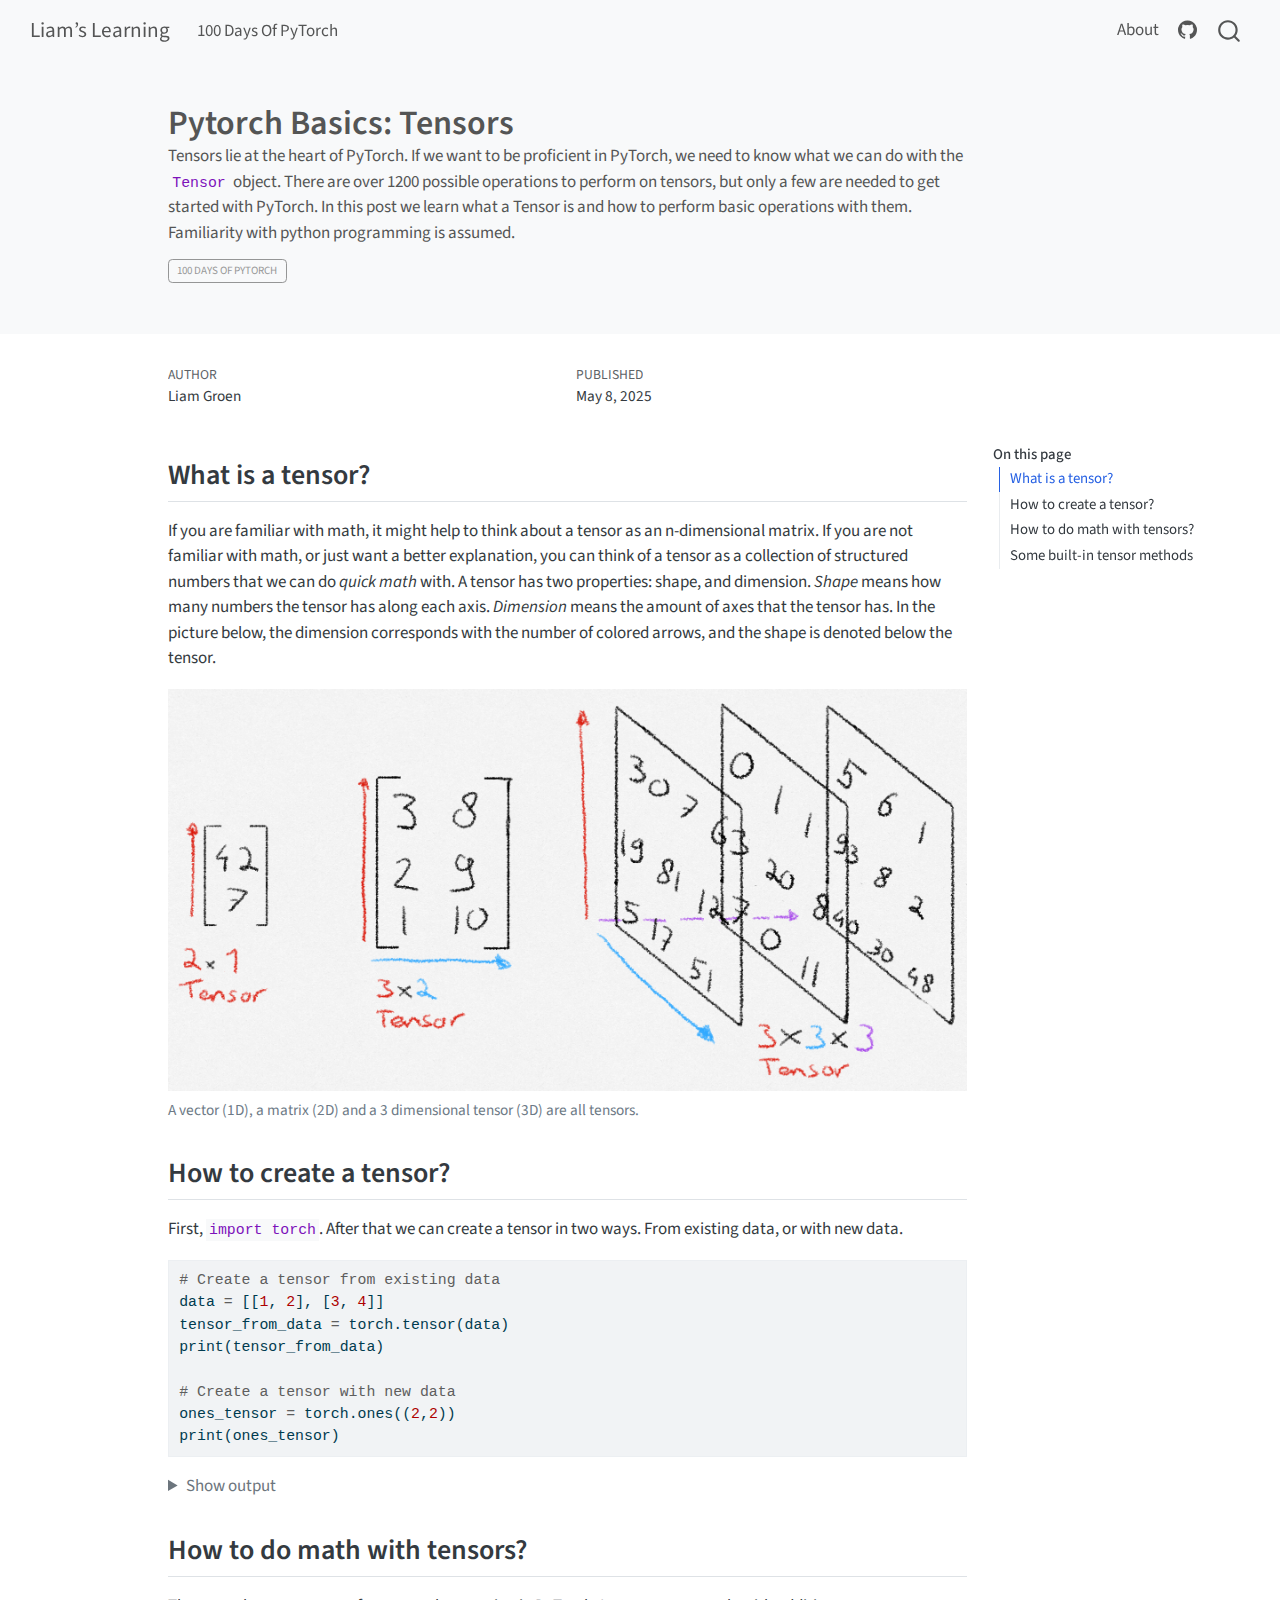
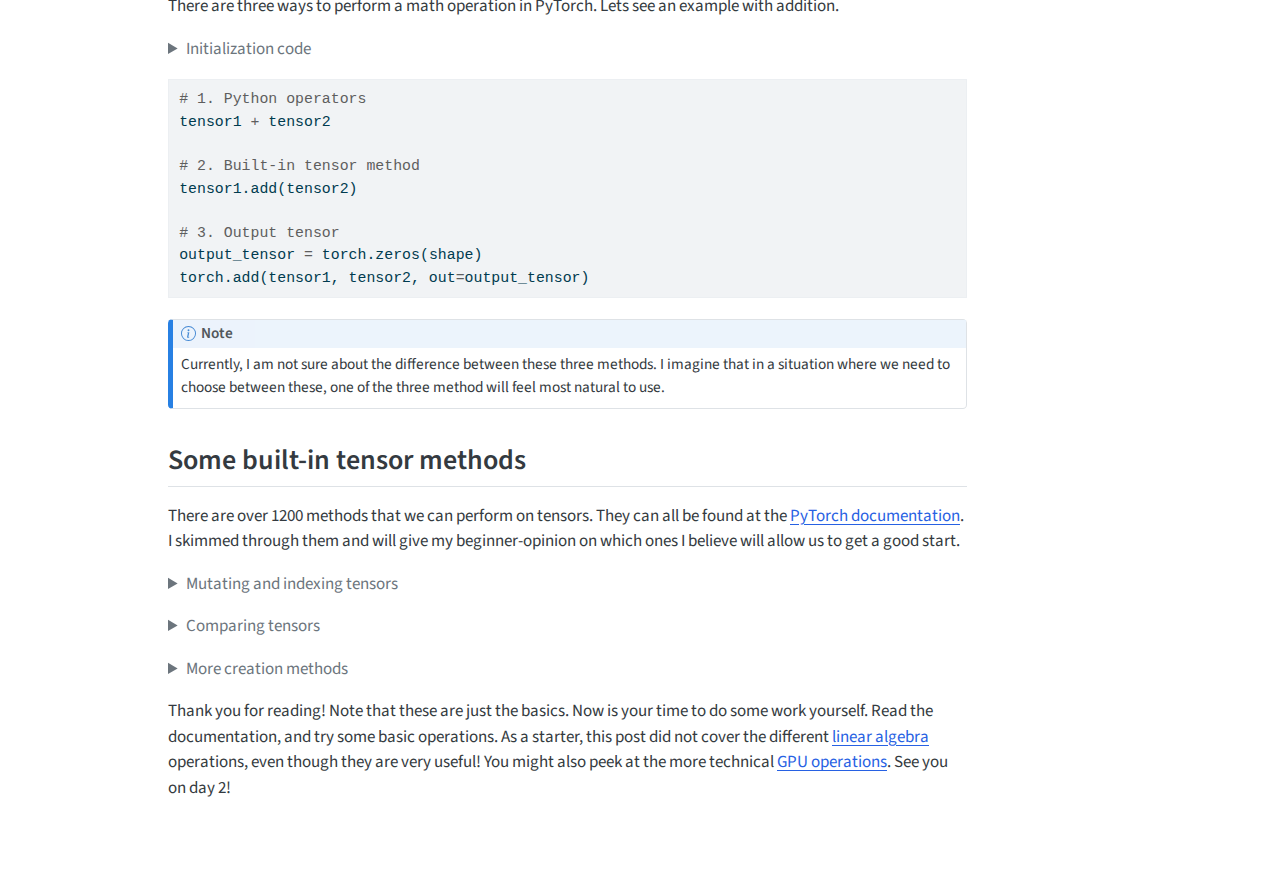
<file: posts/100-days-of-pytorch/day-1-tensors/index.html>
<!DOCTYPE html>
<html xmlns="http://www.w3.org/1999/xhtml" lang="en" xml:lang="en"><head>

<meta charset="utf-8">
<meta name="generator" content="quarto-1.7.30">

<meta name="viewport" content="width=device-width, initial-scale=1.0, user-scalable=yes">

<meta name="author" content="Liam Groen">
<meta name="dcterms.date" content="2025-05-08">
<meta name="description" content="Tensors lie at the heart of PyTorch. If we want to be proficient in PyTorch, we need to know what we can do with the Tensor object. There are over 1200 possible operations to perform on tensors, but only a few are needed to get started with PyTorch. In this post we learn what a Tensor is and how to perform basic operations with them. Familiarity with python programming is assumed.">

<title>Pytorch Basics: Tensors – Liam's Learning</title>
<style>
code{white-space: pre-wrap;}
span.smallcaps{font-variant: small-caps;}
div.columns{display: flex; gap: min(4vw, 1.5em);}
div.column{flex: auto; overflow-x: auto;}
div.hanging-indent{margin-left: 1.5em; text-indent: -1.5em;}
ul.task-list{list-style: none;}
ul.task-list li input[type="checkbox"] {
  width: 0.8em;
  margin: 0 0.8em 0.2em -1em; /* quarto-specific, see https://github.com/quarto-dev/quarto-cli/issues/4556 */ 
  vertical-align: middle;
}
/* CSS for syntax highlighting */
html { -webkit-text-size-adjust: 100%; }
pre > code.sourceCode { white-space: pre; position: relative; }
pre > code.sourceCode > span { display: inline-block; line-height: 1.25; }
pre > code.sourceCode > span:empty { height: 1.2em; }
.sourceCode { overflow: visible; }
code.sourceCode > span { color: inherit; text-decoration: inherit; }
div.sourceCode { margin: 1em 0; }
pre.sourceCode { margin: 0; }
@media screen {
div.sourceCode { overflow: auto; }
}
@media print {
pre > code.sourceCode { white-space: pre-wrap; }
pre > code.sourceCode > span { text-indent: -5em; padding-left: 5em; }
}
pre.numberSource code
  { counter-reset: source-line 0; }
pre.numberSource code > span
  { position: relative; left: -4em; counter-increment: source-line; }
pre.numberSource code > span > a:first-child::before
  { content: counter(source-line);
    position: relative; left: -1em; text-align: right; vertical-align: baseline;
    border: none; display: inline-block;
    -webkit-touch-callout: none; -webkit-user-select: none;
    -khtml-user-select: none; -moz-user-select: none;
    -ms-user-select: none; user-select: none;
    padding: 0 4px; width: 4em;
  }
pre.numberSource { margin-left: 3em;  padding-left: 4px; }
div.sourceCode
  {   }
@media screen {
pre > code.sourceCode > span > a:first-child::before { text-decoration: underline; }
}
</style>


<script src="../../../site_libs/quarto-nav/quarto-nav.js"></script>
<script src="../../../site_libs/quarto-nav/headroom.min.js"></script>
<script src="../../../site_libs/clipboard/clipboard.min.js"></script>
<script src="../../../site_libs/quarto-search/autocomplete.umd.js"></script>
<script src="../../../site_libs/quarto-search/fuse.min.js"></script>
<script src="../../../site_libs/quarto-search/quarto-search.js"></script>
<meta name="quarto:offset" content="../../../">
<script src="../../../site_libs/quarto-html/quarto.js" type="module"></script>
<script src="../../../site_libs/quarto-html/tabsets/tabsets.js" type="module"></script>
<script src="../../../site_libs/quarto-html/popper.min.js"></script>
<script src="../../../site_libs/quarto-html/tippy.umd.min.js"></script>
<script src="../../../site_libs/quarto-html/anchor.min.js"></script>
<link href="../../../site_libs/quarto-html/tippy.css" rel="stylesheet">
<link href="../../../site_libs/quarto-html/quarto-syntax-highlighting-de070a7b0ab54f8780927367ac907214.css" rel="stylesheet" id="quarto-text-highlighting-styles">
<script src="../../../site_libs/bootstrap/bootstrap.min.js"></script>
<link href="../../../site_libs/bootstrap/bootstrap-icons.css" rel="stylesheet">
<link href="../../../site_libs/bootstrap/bootstrap-e36ce5c26c48eccda62d8cde5e438854.min.css" rel="stylesheet" append-hash="true" id="quarto-bootstrap" data-mode="light">
<script id="quarto-search-options" type="application/json">{
  "location": "navbar",
  "copy-button": false,
  "collapse-after": 3,
  "panel-placement": "end",
  "type": "overlay",
  "limit": 50,
  "keyboard-shortcut": [
    "f",
    "/",
    "s"
  ],
  "show-item-context": false,
  "language": {
    "search-no-results-text": "No results",
    "search-matching-documents-text": "matching documents",
    "search-copy-link-title": "Copy link to search",
    "search-hide-matches-text": "Hide additional matches",
    "search-more-match-text": "more match in this document",
    "search-more-matches-text": "more matches in this document",
    "search-clear-button-title": "Clear",
    "search-text-placeholder": "",
    "search-detached-cancel-button-title": "Cancel",
    "search-submit-button-title": "Submit",
    "search-label": "Search"
  }
}</script>
<script async="" src="https://www.googletagmanager.com/gtag/js?id=G-41DNWB0BJ3"></script>

<script type="text/javascript">

window.dataLayer = window.dataLayer || [];
function gtag(){dataLayer.push(arguments);}
gtag('js', new Date());
gtag('config', 'G-41DNWB0BJ3', { 'anonymize_ip': true});
</script>


<link rel="stylesheet" href="../../../styles.css">
</head>

<body class="nav-fixed quarto-light">

<div id="quarto-search-results"></div>
  <header id="quarto-header" class="headroom fixed-top quarto-banner">
    <nav class="navbar navbar-expand-lg " data-bs-theme="dark">
      <div class="navbar-container container-fluid">
      <div class="navbar-brand-container mx-auto">
    <a class="navbar-brand" href="../../../index.html">
    <span class="navbar-title">Liam’s Learning</span>
    </a>
  </div>
            <div id="quarto-search" class="" title="Search"></div>
          <button class="navbar-toggler" type="button" data-bs-toggle="collapse" data-bs-target="#navbarCollapse" aria-controls="navbarCollapse" role="menu" aria-expanded="false" aria-label="Toggle navigation" onclick="if (window.quartoToggleHeadroom) { window.quartoToggleHeadroom(); }">
  <span class="navbar-toggler-icon"></span>
</button>
          <div class="collapse navbar-collapse" id="navbarCollapse">
            <ul class="navbar-nav navbar-nav-scroll me-auto">
  <li class="nav-item">
    <a class="nav-link" href="../../../100-days-of-pytorch.html"> 
<span class="menu-text">100 Days Of PyTorch</span></a>
  </li>  
</ul>
            <ul class="navbar-nav navbar-nav-scroll ms-auto">
  <li class="nav-item">
    <a class="nav-link" href="../../../about.html"> 
<span class="menu-text">About</span></a>
  </li>  
  <li class="nav-item compact">
    <a class="nav-link" href="https://github.com/liamgroen"> <i class="bi bi-github" role="img">
</i> 
<span class="menu-text"></span></a>
  </li>  
</ul>
          </div> <!-- /navcollapse -->
            <div class="quarto-navbar-tools">
</div>
      </div> <!-- /container-fluid -->
    </nav>
</header>
<!-- content -->
<header id="title-block-header" class="quarto-title-block default page-columns page-full">
  <div class="quarto-title-banner page-columns page-full">
    <div class="quarto-title column-body">
      <h1 class="title">Pytorch Basics: Tensors</h1>
                  <div>
        <div class="description">
          Tensors lie at the heart of PyTorch. If we want to be proficient in PyTorch, we need to know what we can do with the <code>Tensor</code> object. There are over 1200 possible operations to perform on tensors, but only a few are needed to get started with PyTorch. In this post we learn what a Tensor is and how to perform basic operations with them. Familiarity with python programming is assumed.
        </div>
      </div>
                          <div class="quarto-categories">
                <div class="quarto-category">100 Days Of PyTorch</div>
              </div>
                  </div>
  </div>
    
  
  <div class="quarto-title-meta">

      <div>
      <div class="quarto-title-meta-heading">Author</div>
      <div class="quarto-title-meta-contents">
               <p>Liam Groen </p>
            </div>
    </div>
      
      <div>
      <div class="quarto-title-meta-heading">Published</div>
      <div class="quarto-title-meta-contents">
        <p class="date">May 8, 2025</p>
      </div>
    </div>
    
      
    </div>
    
  
  </header><div id="quarto-content" class="quarto-container page-columns page-rows-contents page-layout-article page-navbar">
<!-- sidebar -->
<!-- margin-sidebar -->
    <div id="quarto-margin-sidebar" class="sidebar margin-sidebar">
        <nav id="TOC" role="doc-toc" class="toc-active">
    <h2 id="toc-title">On this page</h2>
   
  <ul>
  <li><a href="#what-is-a-tensor" id="toc-what-is-a-tensor" class="nav-link active" data-scroll-target="#what-is-a-tensor">What is a tensor?</a></li>
  <li><a href="#how-to-create-a-tensor" id="toc-how-to-create-a-tensor" class="nav-link" data-scroll-target="#how-to-create-a-tensor">How to create a tensor?</a></li>
  <li><a href="#how-to-do-math-with-tensors" id="toc-how-to-do-math-with-tensors" class="nav-link" data-scroll-target="#how-to-do-math-with-tensors">How to do math with tensors?</a></li>
  <li><a href="#some-built-in-tensor-methods" id="toc-some-built-in-tensor-methods" class="nav-link" data-scroll-target="#some-built-in-tensor-methods">Some built-in tensor methods</a>
  <ul class="collapse">
  <li><a href="#random-numbers" id="toc-random-numbers" class="nav-link" data-scroll-target="#random-numbers">Random numbers</a></li>
  </ul></li>
  </ul>
</nav>
    </div>
<!-- main -->
<main class="content quarto-banner-title-block" id="quarto-document-content">





<section id="what-is-a-tensor" class="level2">
<h2 class="anchored" data-anchor-id="what-is-a-tensor">What is a tensor?</h2>
<p>If you are familiar with math, it might help to think about a tensor as an n-dimensional matrix. If you are not familiar with math, or just want a better explanation, you can think of a tensor as a collection of structured numbers that we can do <em>quick math</em> with. A tensor has two properties: shape, and dimension. <em>Shape</em> means how many numbers the tensor has along each axis. <em>Dimension</em> means the amount of axes that the tensor has. In the picture below, the dimension corresponds with the number of colored arrows, and the shape is denoted below the tensor.</p>
<div class="quarto-figure quarto-figure-center">
<figure class="figure">
<p><img src="./images/tensor.png" class="img-fluid figure-img"></p>
<figcaption>A vector (1D), a matrix (2D) and a 3 dimensional tensor (3D) are all tensors.</figcaption>
</figure>
</div>
</section>
<section id="how-to-create-a-tensor" class="level2">
<h2 class="anchored" data-anchor-id="how-to-create-a-tensor">How to create a tensor?</h2>
<p>First, <code>import torch</code>. After that we can create a tensor in two ways. From existing data, or with new data.</p>
<div id="ebf16651" class="cell" data-execution_count="2">
<div class="sourceCode cell-code" id="cb1"><pre class="sourceCode python code-with-copy"><code class="sourceCode python"><span id="cb1-1"><a href="#cb1-1" aria-hidden="true" tabindex="-1"></a><span class="co"># Create a tensor from existing data</span></span>
<span id="cb1-2"><a href="#cb1-2" aria-hidden="true" tabindex="-1"></a>data <span class="op">=</span> [[<span class="dv">1</span>, <span class="dv">2</span>], [<span class="dv">3</span>, <span class="dv">4</span>]]</span>
<span id="cb1-3"><a href="#cb1-3" aria-hidden="true" tabindex="-1"></a>tensor_from_data <span class="op">=</span> torch.tensor(data)</span>
<span id="cb1-4"><a href="#cb1-4" aria-hidden="true" tabindex="-1"></a><span class="bu">print</span>(tensor_from_data)</span>
<span id="cb1-5"><a href="#cb1-5" aria-hidden="true" tabindex="-1"></a></span>
<span id="cb1-6"><a href="#cb1-6" aria-hidden="true" tabindex="-1"></a><span class="co"># Create a tensor with new data</span></span>
<span id="cb1-7"><a href="#cb1-7" aria-hidden="true" tabindex="-1"></a>ones_tensor <span class="op">=</span> torch.ones((<span class="dv">2</span>,<span class="dv">2</span>))</span>
<span id="cb1-8"><a href="#cb1-8" aria-hidden="true" tabindex="-1"></a><span class="bu">print</span>(ones_tensor)</span></code><button title="Copy to Clipboard" class="code-copy-button"><i class="bi"></i></button></pre></div>
</div>
<details>
<summary>
Show output
</summary>
<div id="4d7735a7" class="cell" data-execution_count="3">
<div class="cell-output cell-output-stdout">
<pre><code>tensor([[1, 2],
        [3, 4]])
tensor([[1., 1.],
        [1., 1.]])</code></pre>
</div>
</div>
</details>
</section>
<section id="how-to-do-math-with-tensors" class="level2">
<h2 class="anchored" data-anchor-id="how-to-do-math-with-tensors">How to do math with tensors?</h2>
<p>There are three ways to perform a math operation in PyTorch. Lets see an example with addition.</p>
<div id="b3258c87" class="cell" data-execution_count="4">
<details class="code-fold">
<summary>Initialization code</summary>
<div class="sourceCode cell-code" id="cb3"><pre class="sourceCode python code-with-copy"><code class="sourceCode python"><span id="cb3-1"><a href="#cb3-1" aria-hidden="true" tabindex="-1"></a><span class="co"># Initialize tensors to do math with</span></span>
<span id="cb3-2"><a href="#cb3-2" aria-hidden="true" tabindex="-1"></a>shape <span class="op">=</span> (<span class="dv">2</span>,<span class="dv">2</span>)</span>
<span id="cb3-3"><a href="#cb3-3" aria-hidden="true" tabindex="-1"></a>tensor1 <span class="op">=</span> torch.rand(shape)</span>
<span id="cb3-4"><a href="#cb3-4" aria-hidden="true" tabindex="-1"></a>tensor2 <span class="op">=</span> torch.ones(shape)</span></code><button title="Copy to Clipboard" class="code-copy-button"><i class="bi"></i></button></pre></div>
</details>
</div>
<div id="b2d7f10a" class="cell" data-execution_count="5">
<div class="sourceCode cell-code" id="cb4"><pre class="sourceCode python code-with-copy"><code class="sourceCode python"><span id="cb4-1"><a href="#cb4-1" aria-hidden="true" tabindex="-1"></a><span class="co"># 1. Python operators</span></span>
<span id="cb4-2"><a href="#cb4-2" aria-hidden="true" tabindex="-1"></a>tensor1 <span class="op">+</span> tensor2</span>
<span id="cb4-3"><a href="#cb4-3" aria-hidden="true" tabindex="-1"></a></span>
<span id="cb4-4"><a href="#cb4-4" aria-hidden="true" tabindex="-1"></a><span class="co"># 2. Built-in tensor method</span></span>
<span id="cb4-5"><a href="#cb4-5" aria-hidden="true" tabindex="-1"></a>tensor1.add(tensor2)</span>
<span id="cb4-6"><a href="#cb4-6" aria-hidden="true" tabindex="-1"></a></span>
<span id="cb4-7"><a href="#cb4-7" aria-hidden="true" tabindex="-1"></a><span class="co"># 3. Output tensor</span></span>
<span id="cb4-8"><a href="#cb4-8" aria-hidden="true" tabindex="-1"></a>output_tensor <span class="op">=</span> torch.zeros(shape)</span>
<span id="cb4-9"><a href="#cb4-9" aria-hidden="true" tabindex="-1"></a>torch.add(tensor1, tensor2, out<span class="op">=</span>output_tensor)</span></code><button title="Copy to Clipboard" class="code-copy-button"><i class="bi"></i></button></pre></div>
</div>
<div class="callout callout-style-default callout-note callout-titled">
<div class="callout-header d-flex align-content-center">
<div class="callout-icon-container">
<i class="callout-icon"></i>
</div>
<div class="callout-title-container flex-fill">
Note
</div>
</div>
<div class="callout-body-container callout-body">
<p>Currently, I am not sure about the difference between these three methods. I imagine that in a situation where we need to choose between these, one of the three method will feel most natural to use.</p>
</div>
</div>
</section>
<section id="some-built-in-tensor-methods" class="level2">
<h2 class="anchored" data-anchor-id="some-built-in-tensor-methods">Some built-in tensor methods</h2>
<p>There are over 1200 methods that we can perform on tensors. They can all be found at the <a href="https://docs.pytorch.org/docs/stable/torch.html">PyTorch documentation</a>. I skimmed through them and will give my beginner-opinion on which ones I believe will allow us to get a good start.</p>
<details>
<summary>
<span class="foldable-h3">Mutating and indexing tensors</span>
</summary>
<p>Knowing how to select and change individual elements as well as groups of elements is an essential skill to have, and easily learned. Indexing tensors works a lot like python list and numpy array indexing.</p>
<div id="e3c1445d" class="cell" data-execution_count="6">
<div class="sourceCode cell-code" id="cb5"><pre class="sourceCode python code-with-copy"><code class="sourceCode python"><span id="cb5-1"><a href="#cb5-1" aria-hidden="true" tabindex="-1"></a>tensor <span class="op">=</span> torch.rand((<span class="dv">3</span>, <span class="dv">3</span>))</span>
<span id="cb5-2"><a href="#cb5-2" aria-hidden="true" tabindex="-1"></a></span>
<span id="cb5-3"><a href="#cb5-3" aria-hidden="true" tabindex="-1"></a>first_row <span class="op">=</span> tensor[<span class="dv">0</span>]</span>
<span id="cb5-4"><a href="#cb5-4" aria-hidden="true" tabindex="-1"></a>first_two_row <span class="op">=</span> tensor[:<span class="dv">2</span>]</span>
<span id="cb5-5"><a href="#cb5-5" aria-hidden="true" tabindex="-1"></a>first_col <span class="op">=</span> tensor[:, <span class="dv">0</span>]</span>
<span id="cb5-6"><a href="#cb5-6" aria-hidden="true" tabindex="-1"></a>first_two_col <span class="op">=</span> tensor[:, :<span class="dv">2</span>]</span></code><button title="Copy to Clipboard" class="code-copy-button"><i class="bi"></i></button></pre></div>
</div>
<details>
<summary>
Show output
</summary>
<div id="d5f1484e" class="cell" data-execution_count="7">
<div class="cell-output cell-output-stdout">
<pre><code>Entire tensor:
tensor([[0.8942, 0.8148, 0.9423],
        [0.9512, 0.4707, 0.2919],
        [0.4433, 0.1706, 0.8242]]) 

first row:
tensor([0.8942, 0.8148, 0.9423]) 

first two rows:
tensor([[0.8942, 0.8148, 0.9423],
        [0.9512, 0.4707, 0.2919]]) 

first column:
tensor([0.8942, 0.9512, 0.4433]) 

first two columns:
tensor([[0.8942, 0.8148],
        [0.9512, 0.4707],
        [0.4433, 0.1706]])</code></pre>
</div>
</div>
</details>
<p>Lets now look at how to combine multiple tensors.</p>
<div id="7495b45a" class="cell" data-execution_count="8">
<div class="sourceCode cell-code" id="cb7"><pre class="sourceCode python code-with-copy"><code class="sourceCode python"><span id="cb7-1"><a href="#cb7-1" aria-hidden="true" tabindex="-1"></a>tensor_ones <span class="op">=</span> torch.ones((<span class="dv">3</span>,<span class="dv">3</span>))</span>
<span id="cb7-2"><a href="#cb7-2" aria-hidden="true" tabindex="-1"></a>tensor_ones[:, <span class="dv">0</span>] <span class="op">=</span> <span class="dv">4</span></span>
<span id="cb7-3"><a href="#cb7-3" aria-hidden="true" tabindex="-1"></a></span>
<span id="cb7-4"><a href="#cb7-4" aria-hidden="true" tabindex="-1"></a><span class="co"># Combine multiple tensors horizontally</span></span>
<span id="cb7-5"><a href="#cb7-5" aria-hidden="true" tabindex="-1"></a>wide_combine <span class="op">=</span> torch.cat((tensor, tensor_ones), dim<span class="op">=</span><span class="dv">1</span>)</span>
<span id="cb7-6"><a href="#cb7-6" aria-hidden="true" tabindex="-1"></a>even_wider_combine <span class="op">=</span> torch.cat((tensor, tensor_ones, tensor_ones), dim<span class="op">=</span><span class="dv">1</span>)</span>
<span id="cb7-7"><a href="#cb7-7" aria-hidden="true" tabindex="-1"></a></span>
<span id="cb7-8"><a href="#cb7-8" aria-hidden="true" tabindex="-1"></a><span class="co"># Combine multiple tensors vertically</span></span>
<span id="cb7-9"><a href="#cb7-9" aria-hidden="true" tabindex="-1"></a>high_combine <span class="op">=</span> torch.cat((tensor, tensor_ones), dim<span class="op">=</span><span class="dv">0</span>)</span></code><button title="Copy to Clipboard" class="code-copy-button"><i class="bi"></i></button></pre></div>
</div>
<details>
<summary>
Show output
</summary>
<div id="b8c48840" class="cell" data-execution_count="9">
<div class="cell-output cell-output-stdout">
<pre><code>Horizontal combine:
tensor([[0.8942, 0.8148, 0.9423, 4.0000, 1.0000, 1.0000],
        [0.9512, 0.4707, 0.2919, 4.0000, 1.0000, 1.0000],
        [0.4433, 0.1706, 0.8242, 4.0000, 1.0000, 1.0000]]) 

We can combine any number of tensors we want:
tensor([[0.8942, 0.8148, 0.9423, 4.0000, 1.0000, 1.0000, 4.0000, 1.0000, 1.0000],
        [0.9512, 0.4707, 0.2919, 4.0000, 1.0000, 1.0000, 4.0000, 1.0000, 1.0000],
        [0.4433, 0.1706, 0.8242, 4.0000, 1.0000, 1.0000, 4.0000, 1.0000, 1.0000]]) 

Vertical combine
tensor([[0.8942, 0.8148, 0.9423],
        [0.9512, 0.4707, 0.2919],
        [0.4433, 0.1706, 0.8242],
        [4.0000, 1.0000, 1.0000],
        [4.0000, 1.0000, 1.0000],
        [4.0000, 1.0000, 1.0000]])</code></pre>
</div>
</div>
</details>
</details>
<details>
<summary>
<span class="foldable-h3">Comparing tensors</span>
</summary>
<p>Just like with the math operations, we have different notation options to choose from when comparing tensors.</p>
<div id="e0e72d41" class="cell" data-execution_count="10">
<div class="sourceCode cell-code" id="cb9"><pre class="sourceCode python code-with-copy"><code class="sourceCode python"><span id="cb9-1"><a href="#cb9-1" aria-hidden="true" tabindex="-1"></a>tensor1 <span class="op">=</span> torch.zeros((<span class="dv">2</span>,<span class="dv">2</span>))</span>
<span id="cb9-2"><a href="#cb9-2" aria-hidden="true" tabindex="-1"></a>tensor1[<span class="dv">0</span>][<span class="dv">0</span>] <span class="op">=</span> <span class="dv">10</span></span>
<span id="cb9-3"><a href="#cb9-3" aria-hidden="true" tabindex="-1"></a>tensor2 <span class="op">=</span> torch.ones((<span class="dv">2</span>,<span class="dv">2</span>))</span>
<span id="cb9-4"><a href="#cb9-4" aria-hidden="true" tabindex="-1"></a></span>
<span id="cb9-5"><a href="#cb9-5" aria-hidden="true" tabindex="-1"></a><span class="co"># Check if two tensors are equal</span></span>
<span id="cb9-6"><a href="#cb9-6" aria-hidden="true" tabindex="-1"></a>torch.equal(tensor1, tensor2)</span>
<span id="cb9-7"><a href="#cb9-7" aria-hidden="true" tabindex="-1"></a>tensor1 <span class="op">==</span> tensor2</span>
<span id="cb9-8"><a href="#cb9-8" aria-hidden="true" tabindex="-1"></a></span>
<span id="cb9-9"><a href="#cb9-9" aria-hidden="true" tabindex="-1"></a><span class="co"># Check if one tensor is greater or equal to another tensor</span></span>
<span id="cb9-10"><a href="#cb9-10" aria-hidden="true" tabindex="-1"></a>torch.greater_equal(tensor1, tensor2)</span>
<span id="cb9-11"><a href="#cb9-11" aria-hidden="true" tabindex="-1"></a>torch.ge(tensor1, tensor2)</span>
<span id="cb9-12"><a href="#cb9-12" aria-hidden="true" tabindex="-1"></a>tensor1 <span class="op">&gt;=</span> tensor2</span></code><button title="Copy to Clipboard" class="code-copy-button"><i class="bi"></i></button></pre></div>
</div>
<details>
<summary>
Show output
</summary>
<div id="675c8420" class="cell" data-execution_count="11">
<div class="cell-output cell-output-stdout">
<pre><code>Tensor 1 equals tensor 2:
tensor([[False, False],
        [False, False]]) 

Tensor 1 &gt;= tensor 2:
tensor([[ True, False],
        [False, False]])</code></pre>
</div>
</div>
</details>
Other comparison operators are implemented like the ones shown above in the way you probably expect. If you can’t find the one you’re looking for, there exists a <a href="(https://docs.pytorch.org/docs/stable/torch.html#comparison-ops)">list of all comparison operators</a> on the PyTorch website.
</details>
<details>
<summary>
<span class="foldable-h3">More creation methods</span>
</summary>
<p>Being able to instantiate a tensor with other values than ones and zeros is also possible.</p>
<div id="a37984d3" class="cell" data-execution_count="12">
<div class="sourceCode cell-code" id="cb11"><pre class="sourceCode python code-with-copy"><code class="sourceCode python"><span id="cb11-1"><a href="#cb11-1" aria-hidden="true" tabindex="-1"></a><span class="co"># Create a tensor filled with the number 3</span></span>
<span id="cb11-2"><a href="#cb11-2" aria-hidden="true" tabindex="-1"></a>threes <span class="op">=</span> torch.full(size<span class="op">=</span>(<span class="dv">2</span>,<span class="dv">2</span>), fill_value<span class="op">=</span><span class="dv">3</span>)</span>
<span id="cb11-3"><a href="#cb11-3" aria-hidden="true" tabindex="-1"></a></span>
<span id="cb11-4"><a href="#cb11-4" aria-hidden="true" tabindex="-1"></a><span class="co"># Create a tensor based on the shape of another</span></span>
<span id="cb11-5"><a href="#cb11-5" aria-hidden="true" tabindex="-1"></a>tensor_with_shape <span class="op">=</span> torch.rand((<span class="dv">4</span>, <span class="dv">3</span>))</span>
<span id="cb11-6"><a href="#cb11-6" aria-hidden="true" tabindex="-1"></a>tensor_zeros <span class="op">=</span> torch.zeros_like(tensor_with_shape)</span></code><button title="Copy to Clipboard" class="code-copy-button"><i class="bi"></i></button></pre></div>
</div>
<details>
<summary>
Show output
</summary>
<div id="550a2ca7" class="cell" data-execution_count="13">
<div class="cell-output cell-output-stdout">
<pre><code>threes:
tensor([[3, 3],
        [3, 3]]) 

tensor_with_shape:
tensor([[0.5788, 0.5643, 0.9288],
        [0.8084, 0.8708, 0.4467],
        [0.6463, 0.9904, 0.3890],
        [0.2245, 0.4862, 0.8490]]) 

tensor_zeros:
tensor([[0., 0., 0.],
        [0., 0., 0.],
        [0., 0., 0.],
        [0., 0., 0.]])</code></pre>
</div>
</div>
</details>
<div class="callout callout-style-default callout-tip callout-titled">
<div class="callout-header d-flex align-content-center">
<div class="callout-icon-container">
<i class="callout-icon"></i>
</div>
<div class="callout-title-container flex-fill">
Tip
</div>
</div>
<div class="callout-body-container callout-body">
<p>The way we created <code>tensor_zeros</code> based on the shape of another tensor using <code>zeros_like</code> can also be done to the other ways we learned how to create a tensor, just by suffixing the method with <code>_like</code>.</p>
</div>
</div>
<section id="random-numbers" class="level3">
<h3 class="anchored" data-anchor-id="random-numbers">Random numbers</h3>
<div id="afe9fd04" class="cell" data-execution_count="14">
<div class="sourceCode cell-code" id="cb13"><pre class="sourceCode python code-with-copy"><code class="sourceCode python"><span id="cb13-1"><a href="#cb13-1" aria-hidden="true" tabindex="-1"></a>shape <span class="op">=</span> (<span class="dv">3</span>,<span class="dv">3</span>)</span>
<span id="cb13-2"><a href="#cb13-2" aria-hidden="true" tabindex="-1"></a><span class="co"># Set an optional seed for reproducibility</span></span>
<span id="cb13-3"><a href="#cb13-3" aria-hidden="true" tabindex="-1"></a>torch.manual_seed(<span class="dv">1</span>)</span>
<span id="cb13-4"><a href="#cb13-4" aria-hidden="true" tabindex="-1"></a></span>
<span id="cb13-5"><a href="#cb13-5" aria-hidden="true" tabindex="-1"></a><span class="co"># Random integers </span></span>
<span id="cb13-6"><a href="#cb13-6" aria-hidden="true" tabindex="-1"></a>rand_int <span class="op">=</span> torch.randint(<span class="dv">10</span>, shape)</span>
<span id="cb13-7"><a href="#cb13-7" aria-hidden="true" tabindex="-1"></a>rand_int_lower_bound <span class="op">=</span> torch.randint(<span class="dv">8</span>, <span class="dv">10</span>, shape)</span>
<span id="cb13-8"><a href="#cb13-8" aria-hidden="true" tabindex="-1"></a></span>
<span id="cb13-9"><a href="#cb13-9" aria-hidden="true" tabindex="-1"></a><span class="co"># Tensor values drawn from a distribution</span></span>
<span id="cb13-10"><a href="#cb13-10" aria-hidden="true" tabindex="-1"></a>normal <span class="op">=</span> torch.randn(shape)</span>
<span id="cb13-11"><a href="#cb13-11" aria-hidden="true" tabindex="-1"></a></span>
<span id="cb13-12"><a href="#cb13-12" aria-hidden="true" tabindex="-1"></a>probability_tensor <span class="op">=</span> torch.empty(shape).uniform_(<span class="dv">0</span>, <span class="dv">1</span>) <span class="co"># The '_' suffix modifies the variable in place</span></span>
<span id="cb13-13"><a href="#cb13-13" aria-hidden="true" tabindex="-1"></a>bernoulli <span class="op">=</span>torch.bernoulli(probability_tensor) <span class="co"># Pass a tensor with values of how likely a '1' is.</span></span>
<span id="cb13-14"><a href="#cb13-14" aria-hidden="true" tabindex="-1"></a></span>
<span id="cb13-15"><a href="#cb13-15" aria-hidden="true" tabindex="-1"></a><span class="co"># Shuffle numbers from 0 to n-1 </span></span>
<span id="cb13-16"><a href="#cb13-16" aria-hidden="true" tabindex="-1"></a>permutation <span class="op">=</span> torch.randperm(<span class="dv">10</span>)</span></code><button title="Copy to Clipboard" class="code-copy-button"><i class="bi"></i></button></pre></div>
</div>
<details>
<summary>
Show output
</summary>
<div id="441cb490" class="cell" data-execution_count="15">
<div class="cell-output cell-output-stdout">
<pre><code>rand_int):
tensor([[5, 9, 4],
        [8, 3, 3],
        [1, 1, 9]]) 

rand_int_lower_bound:
tensor([[8, 8, 9],
        [8, 9, 9],
        [8, 8, 9]]) 

normal:
tensor([[-1.1948,  0.0250, -0.7627],
        [ 1.3969, -0.3245,  0.2879],
        [ 1.0579,  0.9621,  0.3935]]) 

probability_tensor: 

tensor([[0.7140, 0.2676, 0.9906],
        [0.2885, 0.8750, 0.5059],
        [0.2366, 0.7570, 0.2346]])
bernoulli:
tensor([[1., 0., 1.],
        [1., 1., 0.],
        [0., 0., 0.]]) 

permutation:
tensor([1, 9, 3, 6, 8, 0, 5, 2, 7, 4]) 
</code></pre>
</div>
</div>
</details>
</section></details>
<p>Thank you for reading! Note that these are just the basics. Now is your time to do some work yourself. Read the documentation, and try some basic operations. As a starter, this post did not cover the different <a href="https://docs.pytorch.org/docs/stable/linalg.html">linear algebra</a> operations, even though they are very useful! You might also peek at the more technical <a href="https://docs.pytorch.org/docs/stable/cuda.html">GPU operations</a>. See you on day 2!</p>


</section>


</main> <!-- /main -->
<script id="quarto-html-after-body" type="application/javascript">
  window.document.addEventListener("DOMContentLoaded", function (event) {
    const icon = "";
    const anchorJS = new window.AnchorJS();
    anchorJS.options = {
      placement: 'right',
      icon: icon
    };
    anchorJS.add('.anchored');
    const isCodeAnnotation = (el) => {
      for (const clz of el.classList) {
        if (clz.startsWith('code-annotation-')) {                     
          return true;
        }
      }
      return false;
    }
    const onCopySuccess = function(e) {
      // button target
      const button = e.trigger;
      // don't keep focus
      button.blur();
      // flash "checked"
      button.classList.add('code-copy-button-checked');
      var currentTitle = button.getAttribute("title");
      button.setAttribute("title", "Copied!");
      let tooltip;
      if (window.bootstrap) {
        button.setAttribute("data-bs-toggle", "tooltip");
        button.setAttribute("data-bs-placement", "left");
        button.setAttribute("data-bs-title", "Copied!");
        tooltip = new bootstrap.Tooltip(button, 
          { trigger: "manual", 
            customClass: "code-copy-button-tooltip",
            offset: [0, -8]});
        tooltip.show();    
      }
      setTimeout(function() {
        if (tooltip) {
          tooltip.hide();
          button.removeAttribute("data-bs-title");
          button.removeAttribute("data-bs-toggle");
          button.removeAttribute("data-bs-placement");
        }
        button.setAttribute("title", currentTitle);
        button.classList.remove('code-copy-button-checked');
      }, 1000);
      // clear code selection
      e.clearSelection();
    }
    const getTextToCopy = function(trigger) {
        const codeEl = trigger.previousElementSibling.cloneNode(true);
        for (const childEl of codeEl.children) {
          if (isCodeAnnotation(childEl)) {
            childEl.remove();
          }
        }
        return codeEl.innerText;
    }
    const clipboard = new window.ClipboardJS('.code-copy-button:not([data-in-quarto-modal])', {
      text: getTextToCopy
    });
    clipboard.on('success', onCopySuccess);
    if (window.document.getElementById('quarto-embedded-source-code-modal')) {
      const clipboardModal = new window.ClipboardJS('.code-copy-button[data-in-quarto-modal]', {
        text: getTextToCopy,
        container: window.document.getElementById('quarto-embedded-source-code-modal')
      });
      clipboardModal.on('success', onCopySuccess);
    }
      var localhostRegex = new RegExp(/^(?:http|https):\/\/localhost\:?[0-9]*\//);
      var mailtoRegex = new RegExp(/^mailto:/);
        var filterRegex = new RegExp("https:\/\/liamgroen\.github\.io\/");
      var isInternal = (href) => {
          return filterRegex.test(href) || localhostRegex.test(href) || mailtoRegex.test(href);
      }
      // Inspect non-navigation links and adorn them if external
     var links = window.document.querySelectorAll('a[href]:not(.nav-link):not(.navbar-brand):not(.toc-action):not(.sidebar-link):not(.sidebar-item-toggle):not(.pagination-link):not(.no-external):not([aria-hidden]):not(.dropdown-item):not(.quarto-navigation-tool):not(.about-link)');
      for (var i=0; i<links.length; i++) {
        const link = links[i];
        if (!isInternal(link.href)) {
          // undo the damage that might have been done by quarto-nav.js in the case of
          // links that we want to consider external
          if (link.dataset.originalHref !== undefined) {
            link.href = link.dataset.originalHref;
          }
        }
      }
    function tippyHover(el, contentFn, onTriggerFn, onUntriggerFn) {
      const config = {
        allowHTML: true,
        maxWidth: 500,
        delay: 100,
        arrow: false,
        appendTo: function(el) {
            return el.parentElement;
        },
        interactive: true,
        interactiveBorder: 10,
        theme: 'quarto',
        placement: 'bottom-start',
      };
      if (contentFn) {
        config.content = contentFn;
      }
      if (onTriggerFn) {
        config.onTrigger = onTriggerFn;
      }
      if (onUntriggerFn) {
        config.onUntrigger = onUntriggerFn;
      }
      window.tippy(el, config); 
    }
    const noterefs = window.document.querySelectorAll('a[role="doc-noteref"]');
    for (var i=0; i<noterefs.length; i++) {
      const ref = noterefs[i];
      tippyHover(ref, function() {
        // use id or data attribute instead here
        let href = ref.getAttribute('data-footnote-href') || ref.getAttribute('href');
        try { href = new URL(href).hash; } catch {}
        const id = href.replace(/^#\/?/, "");
        const note = window.document.getElementById(id);
        if (note) {
          return note.innerHTML;
        } else {
          return "";
        }
      });
    }
    const xrefs = window.document.querySelectorAll('a.quarto-xref');
    const processXRef = (id, note) => {
      // Strip column container classes
      const stripColumnClz = (el) => {
        el.classList.remove("page-full", "page-columns");
        if (el.children) {
          for (const child of el.children) {
            stripColumnClz(child);
          }
        }
      }
      stripColumnClz(note)
      if (id === null || id.startsWith('sec-')) {
        // Special case sections, only their first couple elements
        const container = document.createElement("div");
        if (note.children && note.children.length > 2) {
          container.appendChild(note.children[0].cloneNode(true));
          for (let i = 1; i < note.children.length; i++) {
            const child = note.children[i];
            if (child.tagName === "P" && child.innerText === "") {
              continue;
            } else {
              container.appendChild(child.cloneNode(true));
              break;
            }
          }
          if (window.Quarto?.typesetMath) {
            window.Quarto.typesetMath(container);
          }
          return container.innerHTML
        } else {
          if (window.Quarto?.typesetMath) {
            window.Quarto.typesetMath(note);
          }
          return note.innerHTML;
        }
      } else {
        // Remove any anchor links if they are present
        const anchorLink = note.querySelector('a.anchorjs-link');
        if (anchorLink) {
          anchorLink.remove();
        }
        if (window.Quarto?.typesetMath) {
          window.Quarto.typesetMath(note);
        }
        if (note.classList.contains("callout")) {
          return note.outerHTML;
        } else {
          return note.innerHTML;
        }
      }
    }
    for (var i=0; i<xrefs.length; i++) {
      const xref = xrefs[i];
      tippyHover(xref, undefined, function(instance) {
        instance.disable();
        let url = xref.getAttribute('href');
        let hash = undefined; 
        if (url.startsWith('#')) {
          hash = url;
        } else {
          try { hash = new URL(url).hash; } catch {}
        }
        if (hash) {
          const id = hash.replace(/^#\/?/, "");
          const note = window.document.getElementById(id);
          if (note !== null) {
            try {
              const html = processXRef(id, note.cloneNode(true));
              instance.setContent(html);
            } finally {
              instance.enable();
              instance.show();
            }
          } else {
            // See if we can fetch this
            fetch(url.split('#')[0])
            .then(res => res.text())
            .then(html => {
              const parser = new DOMParser();
              const htmlDoc = parser.parseFromString(html, "text/html");
              const note = htmlDoc.getElementById(id);
              if (note !== null) {
                const html = processXRef(id, note);
                instance.setContent(html);
              } 
            }).finally(() => {
              instance.enable();
              instance.show();
            });
          }
        } else {
          // See if we can fetch a full url (with no hash to target)
          // This is a special case and we should probably do some content thinning / targeting
          fetch(url)
          .then(res => res.text())
          .then(html => {
            const parser = new DOMParser();
            const htmlDoc = parser.parseFromString(html, "text/html");
            const note = htmlDoc.querySelector('main.content');
            if (note !== null) {
              // This should only happen for chapter cross references
              // (since there is no id in the URL)
              // remove the first header
              if (note.children.length > 0 && note.children[0].tagName === "HEADER") {
                note.children[0].remove();
              }
              const html = processXRef(null, note);
              instance.setContent(html);
            } 
          }).finally(() => {
            instance.enable();
            instance.show();
          });
        }
      }, function(instance) {
      });
    }
        let selectedAnnoteEl;
        const selectorForAnnotation = ( cell, annotation) => {
          let cellAttr = 'data-code-cell="' + cell + '"';
          let lineAttr = 'data-code-annotation="' +  annotation + '"';
          const selector = 'span[' + cellAttr + '][' + lineAttr + ']';
          return selector;
        }
        const selectCodeLines = (annoteEl) => {
          const doc = window.document;
          const targetCell = annoteEl.getAttribute("data-target-cell");
          const targetAnnotation = annoteEl.getAttribute("data-target-annotation");
          const annoteSpan = window.document.querySelector(selectorForAnnotation(targetCell, targetAnnotation));
          const lines = annoteSpan.getAttribute("data-code-lines").split(",");
          const lineIds = lines.map((line) => {
            return targetCell + "-" + line;
          })
          let top = null;
          let height = null;
          let parent = null;
          if (lineIds.length > 0) {
              //compute the position of the single el (top and bottom and make a div)
              const el = window.document.getElementById(lineIds[0]);
              top = el.offsetTop;
              height = el.offsetHeight;
              parent = el.parentElement.parentElement;
            if (lineIds.length > 1) {
              const lastEl = window.document.getElementById(lineIds[lineIds.length - 1]);
              const bottom = lastEl.offsetTop + lastEl.offsetHeight;
              height = bottom - top;
            }
            if (top !== null && height !== null && parent !== null) {
              // cook up a div (if necessary) and position it 
              let div = window.document.getElementById("code-annotation-line-highlight");
              if (div === null) {
                div = window.document.createElement("div");
                div.setAttribute("id", "code-annotation-line-highlight");
                div.style.position = 'absolute';
                parent.appendChild(div);
              }
              div.style.top = top - 2 + "px";
              div.style.height = height + 4 + "px";
              div.style.left = 0;
              let gutterDiv = window.document.getElementById("code-annotation-line-highlight-gutter");
              if (gutterDiv === null) {
                gutterDiv = window.document.createElement("div");
                gutterDiv.setAttribute("id", "code-annotation-line-highlight-gutter");
                gutterDiv.style.position = 'absolute';
                const codeCell = window.document.getElementById(targetCell);
                const gutter = codeCell.querySelector('.code-annotation-gutter');
                gutter.appendChild(gutterDiv);
              }
              gutterDiv.style.top = top - 2 + "px";
              gutterDiv.style.height = height + 4 + "px";
            }
            selectedAnnoteEl = annoteEl;
          }
        };
        const unselectCodeLines = () => {
          const elementsIds = ["code-annotation-line-highlight", "code-annotation-line-highlight-gutter"];
          elementsIds.forEach((elId) => {
            const div = window.document.getElementById(elId);
            if (div) {
              div.remove();
            }
          });
          selectedAnnoteEl = undefined;
        };
          // Handle positioning of the toggle
      window.addEventListener(
        "resize",
        throttle(() => {
          elRect = undefined;
          if (selectedAnnoteEl) {
            selectCodeLines(selectedAnnoteEl);
          }
        }, 10)
      );
      function throttle(fn, ms) {
      let throttle = false;
      let timer;
        return (...args) => {
          if(!throttle) { // first call gets through
              fn.apply(this, args);
              throttle = true;
          } else { // all the others get throttled
              if(timer) clearTimeout(timer); // cancel #2
              timer = setTimeout(() => {
                fn.apply(this, args);
                timer = throttle = false;
              }, ms);
          }
        };
      }
        // Attach click handler to the DT
        const annoteDls = window.document.querySelectorAll('dt[data-target-cell]');
        for (const annoteDlNode of annoteDls) {
          annoteDlNode.addEventListener('click', (event) => {
            const clickedEl = event.target;
            if (clickedEl !== selectedAnnoteEl) {
              unselectCodeLines();
              const activeEl = window.document.querySelector('dt[data-target-cell].code-annotation-active');
              if (activeEl) {
                activeEl.classList.remove('code-annotation-active');
              }
              selectCodeLines(clickedEl);
              clickedEl.classList.add('code-annotation-active');
            } else {
              // Unselect the line
              unselectCodeLines();
              clickedEl.classList.remove('code-annotation-active');
            }
          });
        }
    const findCites = (el) => {
      const parentEl = el.parentElement;
      if (parentEl) {
        const cites = parentEl.dataset.cites;
        if (cites) {
          return {
            el,
            cites: cites.split(' ')
          };
        } else {
          return findCites(el.parentElement)
        }
      } else {
        return undefined;
      }
    };
    var bibliorefs = window.document.querySelectorAll('a[role="doc-biblioref"]');
    for (var i=0; i<bibliorefs.length; i++) {
      const ref = bibliorefs[i];
      const citeInfo = findCites(ref);
      if (citeInfo) {
        tippyHover(citeInfo.el, function() {
          var popup = window.document.createElement('div');
          citeInfo.cites.forEach(function(cite) {
            var citeDiv = window.document.createElement('div');
            citeDiv.classList.add('hanging-indent');
            citeDiv.classList.add('csl-entry');
            var biblioDiv = window.document.getElementById('ref-' + cite);
            if (biblioDiv) {
              citeDiv.innerHTML = biblioDiv.innerHTML;
            }
            popup.appendChild(citeDiv);
          });
          return popup.innerHTML;
        });
      }
    }
  });
  </script>
<input type="hidden" id="giscus-base-theme" value="light">
<input type="hidden" id="giscus-alt-theme" value="dark">
<script>
  function loadGiscus() {
    // Function to get the theme based on body class
    const getTheme = () => {
      let baseTheme = document.getElementById('giscus-base-theme').value;
      let altTheme = document.getElementById('giscus-alt-theme').value;
      if (authorPrefersDark) {
          [baseTheme, altTheme] = [altTheme, baseTheme];
      }
      return document.body.classList.contains('quarto-dark') ? altTheme : baseTheme;
    };
    const script = document.createElement("script");
    script.src = "https://giscus.app/client.js";
    script.async = true;
    script.dataset.repo = "liamgroen/liamgroen.github.io";
    script.dataset.repoId = "R_kgDOOcyOeQ";
    script.dataset.category = "General";
    script.dataset.categoryId = "DIC_kwDOOcyOec4Cp8km";
    script.dataset.mapping = "title";
    script.dataset.reactionsEnabled = "1";
    script.dataset.emitMetadata = "0";
    script.dataset.inputPosition = "top";
    script.dataset.theme = getTheme();
    script.dataset.lang = "en";
    script.crossOrigin = "anonymous";
    // Append the script to the desired div instead of at the end of the body
    document.getElementById("quarto-content").appendChild(script);
  }
  loadGiscus();
</script>
</div> <!-- /content -->




</body></html>
</file>
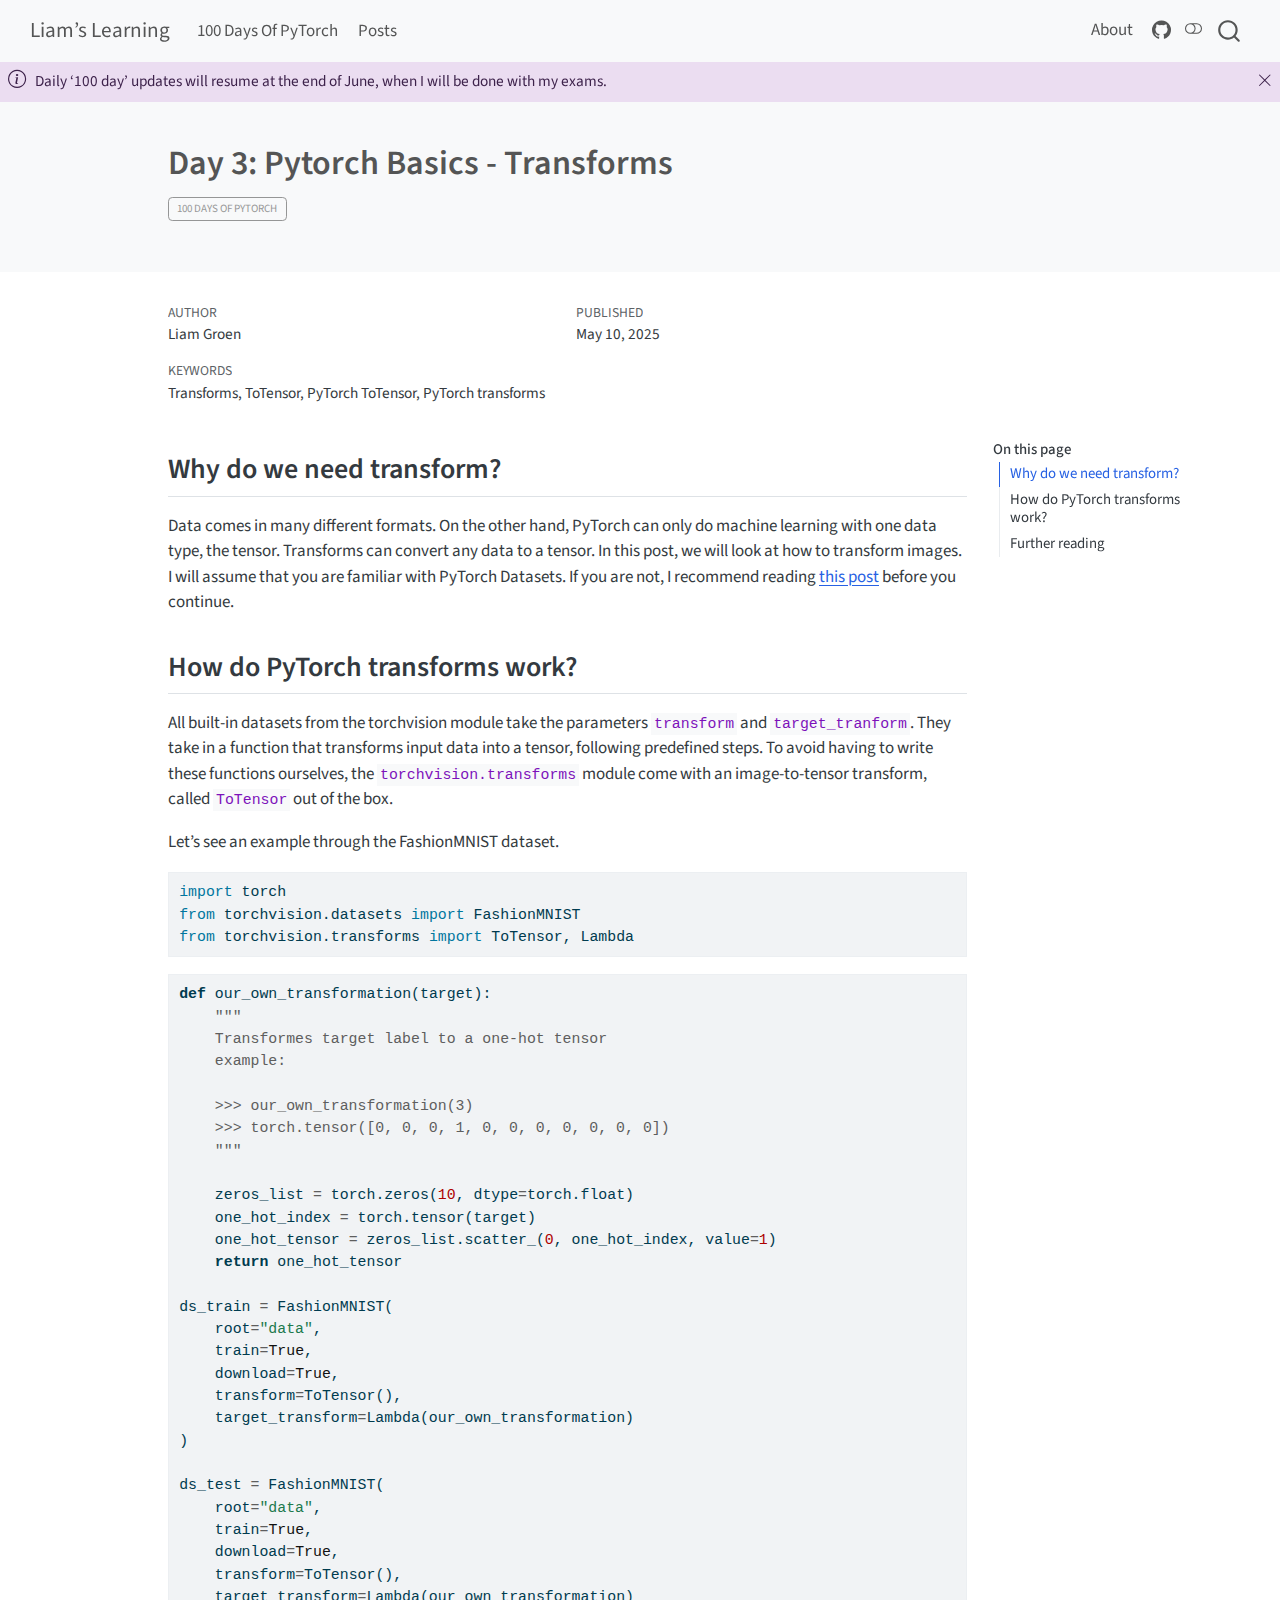
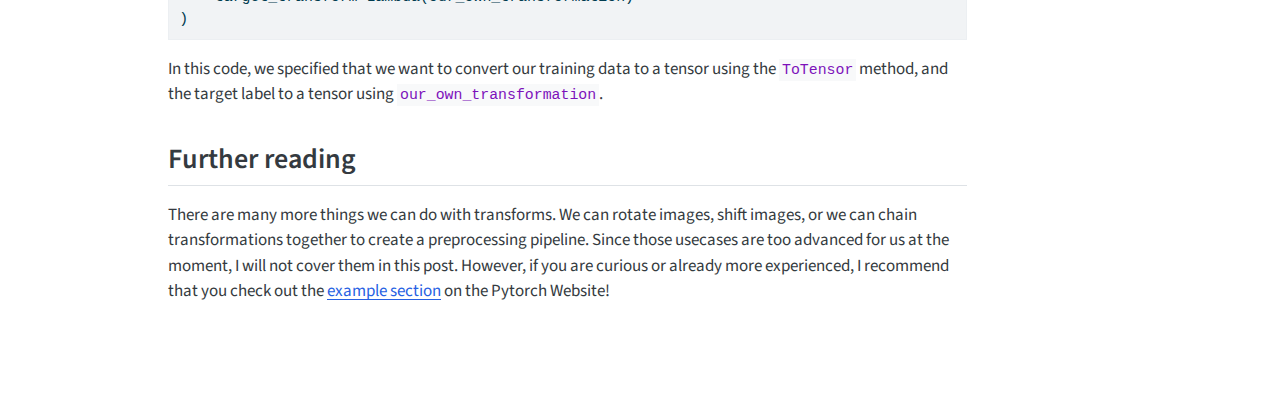
<file: posts/100-days-of-pytorch/day-3-transforms/index.html>
<!DOCTYPE html>
<html xmlns="http://www.w3.org/1999/xhtml" lang="en" xml:lang="en"><head>

<meta charset="utf-8">
<meta name="generator" content="quarto-1.7.31">

<meta name="viewport" content="width=device-width, initial-scale=1.0, user-scalable=yes">

<meta name="author" content="Liam Groen">
<meta name="dcterms.date" content="2025-05-10">
<meta name="keywords" content="Transforms, ToTensor, PyTorch ToTensor, PyTorch transforms">
<meta name="description" content="In this post, we will learn how to transform images using the built-in <code>ToTensor</code> method. We will also learn how to create and use a custom transform that we define ourselves">

<title>Pytorch Basics - Transforms – Liam's Learning</title>
<style>
code{white-space: pre-wrap;}
span.smallcaps{font-variant: small-caps;}
div.columns{display: flex; gap: min(4vw, 1.5em);}
div.column{flex: auto; overflow-x: auto;}
div.hanging-indent{margin-left: 1.5em; text-indent: -1.5em;}
ul.task-list{list-style: none;}
ul.task-list li input[type="checkbox"] {
  width: 0.8em;
  margin: 0 0.8em 0.2em -1em; /* quarto-specific, see https://github.com/quarto-dev/quarto-cli/issues/4556 */ 
  vertical-align: middle;
}
/* CSS for syntax highlighting */
html { -webkit-text-size-adjust: 100%; }
pre > code.sourceCode { white-space: pre; position: relative; }
pre > code.sourceCode > span { display: inline-block; line-height: 1.25; }
pre > code.sourceCode > span:empty { height: 1.2em; }
.sourceCode { overflow: visible; }
code.sourceCode > span { color: inherit; text-decoration: inherit; }
div.sourceCode { margin: 1em 0; }
pre.sourceCode { margin: 0; }
@media screen {
div.sourceCode { overflow: auto; }
}
@media print {
pre > code.sourceCode { white-space: pre-wrap; }
pre > code.sourceCode > span { text-indent: -5em; padding-left: 5em; }
}
pre.numberSource code
  { counter-reset: source-line 0; }
pre.numberSource code > span
  { position: relative; left: -4em; counter-increment: source-line; }
pre.numberSource code > span > a:first-child::before
  { content: counter(source-line);
    position: relative; left: -1em; text-align: right; vertical-align: baseline;
    border: none; display: inline-block;
    -webkit-touch-callout: none; -webkit-user-select: none;
    -khtml-user-select: none; -moz-user-select: none;
    -ms-user-select: none; user-select: none;
    padding: 0 4px; width: 4em;
  }
pre.numberSource { margin-left: 3em;  padding-left: 4px; }
div.sourceCode
  {   }
@media screen {
pre > code.sourceCode > span > a:first-child::before { text-decoration: underline; }
}
</style>


<script src="../../../site_libs/quarto-nav/quarto-nav.js"></script>
<script src="../../../site_libs/quarto-nav/headroom.min.js"></script>
<script src="../../../site_libs/clipboard/clipboard.min.js"></script>
<script src="../../../site_libs/quarto-search/autocomplete.umd.js"></script>
<script src="../../../site_libs/quarto-search/fuse.min.js"></script>
<script src="../../../site_libs/quarto-search/quarto-search.js"></script>
<meta name="quarto:offset" content="../../../">
<script src="../../../site_libs/quarto-html/quarto.js" type="module"></script>
<script src="../../../site_libs/quarto-html/tabsets/tabsets.js" type="module"></script>
<script src="../../../site_libs/quarto-html/popper.min.js"></script>
<script src="../../../site_libs/quarto-html/tippy.umd.min.js"></script>
<script src="../../../site_libs/quarto-html/anchor.min.js"></script>
<link href="../../../site_libs/quarto-html/tippy.css" rel="stylesheet">
<link href="../../../site_libs/quarto-html/quarto-syntax-highlighting-e1a5c8363afafaef2c763b6775fbf3ca.css" rel="stylesheet" class="quarto-color-scheme" id="quarto-text-highlighting-styles">
<link href="../../../site_libs/quarto-html/quarto-syntax-highlighting-dark-8ef56b68f8fa1e9d2ba328e99e439f80.css" rel="stylesheet" class="quarto-color-scheme quarto-color-alternate" id="quarto-text-highlighting-styles">
<link href="../../../site_libs/quarto-html/quarto-syntax-highlighting-e1a5c8363afafaef2c763b6775fbf3ca.css" rel="stylesheet" class="quarto-color-scheme-extra" id="quarto-text-highlighting-styles">
<script src="../../../site_libs/bootstrap/bootstrap.min.js"></script>
<link href="../../../site_libs/bootstrap/bootstrap-icons.css" rel="stylesheet">
<link href="../../../site_libs/bootstrap/bootstrap-630147fbe0b9ab2b2a517857e522e257.min.css" rel="stylesheet" append-hash="true" class="quarto-color-scheme" id="quarto-bootstrap" data-mode="light">
<link href="../../../site_libs/bootstrap/bootstrap-dark-39017ca276f174ce8ea5a4ccd8dd1b5a.min.css" rel="stylesheet" append-hash="true" class="quarto-color-scheme quarto-color-alternate" id="quarto-bootstrap" data-mode="dark">
<link href="../../../site_libs/bootstrap/bootstrap-630147fbe0b9ab2b2a517857e522e257.min.css" rel="stylesheet" append-hash="true" class="quarto-color-scheme-extra" id="quarto-bootstrap" data-mode="light">
<script id="quarto-search-options" type="application/json">{
  "location": "navbar",
  "copy-button": false,
  "collapse-after": 3,
  "panel-placement": "end",
  "type": "overlay",
  "limit": 50,
  "keyboard-shortcut": [
    "f",
    "/",
    "s"
  ],
  "show-item-context": false,
  "language": {
    "search-no-results-text": "No results",
    "search-matching-documents-text": "matching documents",
    "search-copy-link-title": "Copy link to search",
    "search-hide-matches-text": "Hide additional matches",
    "search-more-match-text": "more match in this document",
    "search-more-matches-text": "more matches in this document",
    "search-clear-button-title": "Clear",
    "search-text-placeholder": "",
    "search-detached-cancel-button-title": "Cancel",
    "search-submit-button-title": "Submit",
    "search-label": "Search"
  }
}</script>
<script async="" src="https://www.googletagmanager.com/gtag/js?id=G-41DNWB0BJ3"></script>

<script type="text/javascript">

window.dataLayer = window.dataLayer || [];
function gtag(){dataLayer.push(arguments);}
gtag('js', new Date());
 
  gtag('consent', 'default', {
    'ad_storage': 'denied',
    'analytics_storage': 'denied'
  });
gtag('config', 'G-41DNWB0BJ3', { 'anonymize_ip': true});
</script>


<link rel="stylesheet" href="../../../styles.css">
<meta property="og:title" content="Pytorch Basics - Transforms">
<meta property="og:description" content="Posts about machine learning, deep learning, math and coding.">
<meta property="og:image" content="https://liamgroen.nl/posts/100-days-of-pytorch/day-3-transforms/TransformManyVectors.svg">
<meta property="og:site_name" content="Liam's Learning">
</head>

<body class="nav-fixed quarto-light"><script id="quarto-html-before-body" type="application/javascript">
    const toggleBodyColorMode = (bsSheetEl) => {
      const mode = bsSheetEl.getAttribute("data-mode");
      const bodyEl = window.document.querySelector("body");
      if (mode === "dark") {
        bodyEl.classList.add("quarto-dark");
        bodyEl.classList.remove("quarto-light");
      } else {
        bodyEl.classList.add("quarto-light");
        bodyEl.classList.remove("quarto-dark");
      }
    }
    const toggleBodyColorPrimary = () => {
      const bsSheetEl = window.document.querySelector("link#quarto-bootstrap:not([rel=disabled-stylesheet])");
      if (bsSheetEl) {
        toggleBodyColorMode(bsSheetEl);
      }
    }
    const setColorSchemeToggle = (alternate) => {
      const toggles = window.document.querySelectorAll('.quarto-color-scheme-toggle');
      for (let i=0; i < toggles.length; i++) {
        const toggle = toggles[i];
        if (toggle) {
          if (alternate) {
            toggle.classList.add("alternate");
          } else {
            toggle.classList.remove("alternate");
          }
        }
      }
    };
    const toggleColorMode = (alternate) => {
      // Switch the stylesheets
      const primaryStylesheets = window.document.querySelectorAll('link.quarto-color-scheme:not(.quarto-color-alternate)');
      const alternateStylesheets = window.document.querySelectorAll('link.quarto-color-scheme.quarto-color-alternate');
      manageTransitions('#quarto-margin-sidebar .nav-link', false);
      if (alternate) {
        // note: dark is layered on light, we don't disable primary!
        enableStylesheet(alternateStylesheets);
        for (const sheetNode of alternateStylesheets) {
          if (sheetNode.id === "quarto-bootstrap") {
            toggleBodyColorMode(sheetNode);
          }
        }
      } else {
        disableStylesheet(alternateStylesheets);
        enableStylesheet(primaryStylesheets)
        toggleBodyColorPrimary();
      }
      manageTransitions('#quarto-margin-sidebar .nav-link', true);
      // Switch the toggles
      setColorSchemeToggle(alternate)
      // Hack to workaround the fact that safari doesn't
      // properly recolor the scrollbar when toggling (#1455)
      if (navigator.userAgent.indexOf('Safari') > 0 && navigator.userAgent.indexOf('Chrome') == -1) {
        manageTransitions("body", false);
        window.scrollTo(0, 1);
        setTimeout(() => {
          window.scrollTo(0, 0);
          manageTransitions("body", true);
        }, 40);
      }
    }
    const disableStylesheet = (stylesheets) => {
      for (let i=0; i < stylesheets.length; i++) {
        const stylesheet = stylesheets[i];
        stylesheet.rel = 'disabled-stylesheet';
      }
    }
    const enableStylesheet = (stylesheets) => {
      for (let i=0; i < stylesheets.length; i++) {
        const stylesheet = stylesheets[i];
        if(stylesheet.rel !== 'stylesheet') { // for Chrome, which will still FOUC without this check
          stylesheet.rel = 'stylesheet';
        }
      }
    }
    const manageTransitions = (selector, allowTransitions) => {
      const els = window.document.querySelectorAll(selector);
      for (let i=0; i < els.length; i++) {
        const el = els[i];
        if (allowTransitions) {
          el.classList.remove('notransition');
        } else {
          el.classList.add('notransition');
        }
      }
    }
    const isFileUrl = () => {
      return window.location.protocol === 'file:';
    }
    const hasAlternateSentinel = () => {
      let styleSentinel = getColorSchemeSentinel();
      if (styleSentinel !== null) {
        return styleSentinel === "alternate";
      } else {
        return false;
      }
    }
    const setStyleSentinel = (alternate) => {
      const value = alternate ? "alternate" : "default";
      if (!isFileUrl()) {
        window.localStorage.setItem("quarto-color-scheme", value);
      } else {
        localAlternateSentinel = value;
      }
    }
    const getColorSchemeSentinel = () => {
      if (!isFileUrl()) {
        const storageValue = window.localStorage.getItem("quarto-color-scheme");
        return storageValue != null ? storageValue : localAlternateSentinel;
      } else {
        return localAlternateSentinel;
      }
    }
    const toggleGiscusIfUsed = (isAlternate, darkModeDefault) => {
      const baseTheme = document.querySelector('#giscus-base-theme')?.value ?? 'light';
      const alternateTheme = document.querySelector('#giscus-alt-theme')?.value ?? 'dark';
      let newTheme = '';
      if(authorPrefersDark) {
        newTheme = isAlternate ? baseTheme : alternateTheme;
      } else {
        newTheme = isAlternate ? alternateTheme : baseTheme;
      }
      const changeGiscusTheme = () => {
        // From: https://github.com/giscus/giscus/issues/336
        const sendMessage = (message) => {
          const iframe = document.querySelector('iframe.giscus-frame');
          if (!iframe) return;
          iframe.contentWindow.postMessage({ giscus: message }, 'https://giscus.app');
        }
        sendMessage({
          setConfig: {
            theme: newTheme
          }
        });
      }
      const isGiscussLoaded = window.document.querySelector('iframe.giscus-frame') !== null;
      if (isGiscussLoaded) {
        changeGiscusTheme();
      }
    };
    const authorPrefersDark = false;
    const queryPrefersDark = window.matchMedia('(prefers-color-scheme: dark)');
    const darkModeDefault = queryPrefersDark.matches;
      document.querySelector('link#quarto-text-highlighting-styles.quarto-color-scheme-extra').rel = 'disabled-stylesheet';
      document.querySelector('link#quarto-bootstrap.quarto-color-scheme-extra').rel = 'disabled-stylesheet';
    let localAlternateSentinel = darkModeDefault ? 'alternate' : 'default';
    // Dark / light mode switch
    window.quartoToggleColorScheme = () => {
      // Read the current dark / light value
      let toAlternate = !hasAlternateSentinel();
      toggleColorMode(toAlternate);
      setStyleSentinel(toAlternate);
      toggleGiscusIfUsed(toAlternate, darkModeDefault);
      window.dispatchEvent(new Event('resize'));
    };
    queryPrefersDark.addEventListener("change", e => {
      if(window.localStorage.getItem("quarto-color-scheme") !== null)
        return;
      const alternate = e.matches
      toggleColorMode(alternate);
      localAlternateSentinel = e.matches ? 'alternate' : 'default'; // this is used alongside local storage!
      toggleGiscusIfUsed(alternate, darkModeDefault);
    });
    // Switch to dark mode if need be
    if (hasAlternateSentinel()) {
      toggleColorMode(true);
    } else {
      toggleColorMode(false);
    }
  </script>

<div id="quarto-search-results"></div>
  <header id="quarto-header" class="headroom fixed-top quarto-banner">
    <nav class="navbar navbar-expand-lg " data-bs-theme="dark">
      <div class="navbar-container container-fluid">
      <div class="navbar-brand-container mx-auto">
    <a class="navbar-brand" href="../../../index.html">
    <span class="navbar-title">Liam’s Learning</span>
    </a>
  </div>
            <div id="quarto-search" class="" title="Search"></div>
          <button class="navbar-toggler" type="button" data-bs-toggle="collapse" data-bs-target="#navbarCollapse" aria-controls="navbarCollapse" role="menu" aria-expanded="false" aria-label="Toggle navigation" onclick="if (window.quartoToggleHeadroom) { window.quartoToggleHeadroom(); }">
  <span class="navbar-toggler-icon"></span>
</button>
          <div class="collapse navbar-collapse" id="navbarCollapse">
            <ul class="navbar-nav navbar-nav-scroll me-auto">
  <li class="nav-item">
    <a class="nav-link" href="../../../100-days-of-pytorch.html"> 
<span class="menu-text">100 Days Of PyTorch</span></a>
  </li>  
  <li class="nav-item">
    <a class="nav-link" href="../../../posts.html"> 
<span class="menu-text">Posts</span></a>
  </li>  
</ul>
            <ul class="navbar-nav navbar-nav-scroll ms-auto">
  <li class="nav-item">
    <a class="nav-link" href="../../../about.html"> 
<span class="menu-text">About</span></a>
  </li>  
  <li class="nav-item compact">
    <a class="nav-link" href="https://github.com/liamgroen"> <i class="bi bi-github" role="img">
</i> 
<span class="menu-text"></span></a>
  </li>  
</ul>
          </div> <!-- /navcollapse -->
            <div class="quarto-navbar-tools">
  <a href="" class="quarto-color-scheme-toggle quarto-navigation-tool  px-1" onclick="window.quartoToggleColorScheme(); return false;" title="Toggle dark mode"><i class="bi"></i></a>
</div>
      </div> <!-- /container-fluid -->
    </nav>
  <div id="quarto-announcement" data-announcement-id="65dbd6c50ac49b8a389886ebce9e21d4" class="alert alert-info hidden"><i class="bi bi-info-circle quarto-announcement-icon"></i><div class="quarto-announcement-content">
<p>Daily ‘100 day’ updates will resume at the end of June, when I will be done with my exams.</p>
</div><i class="bi bi-x-lg quarto-announcement-action"></i></div>
</header>
<!-- content -->
<header id="title-block-header" class="quarto-title-block default page-columns page-full">
  <div class="quarto-title-banner page-columns page-full">
    <div class="quarto-title column-body">
      <h1 class="title">Day 3: Pytorch Basics - Transforms</h1>
                                <div class="quarto-categories">
                <div class="quarto-category">100 Days Of PyTorch</div>
              </div>
                  </div>
  </div>
    
  
  <div class="quarto-title-meta">

      <div>
      <div class="quarto-title-meta-heading">Author</div>
      <div class="quarto-title-meta-contents">
               <p>Liam Groen </p>
            </div>
    </div>
      
      <div>
      <div class="quarto-title-meta-heading">Published</div>
      <div class="quarto-title-meta-contents">
        <p class="date">May 10, 2025</p>
      </div>
    </div>
    
      
    </div>
    

  <div>
    <div class="keywords">
      <div class="block-title">Keywords</div>
      <p>Transforms, ToTensor, PyTorch ToTensor, PyTorch transforms</p>
    </div>
  </div>
  
  </header><div id="quarto-content" class="quarto-container page-columns page-rows-contents page-layout-article page-navbar">
<!-- sidebar -->
<!-- margin-sidebar -->
    <div id="quarto-margin-sidebar" class="sidebar margin-sidebar">
        <nav id="TOC" role="doc-toc" class="toc-active">
    <h2 id="toc-title">On this page</h2>
   
  <ul>
  <li><a href="#why-do-we-need-transform" id="toc-why-do-we-need-transform" class="nav-link active" data-scroll-target="#why-do-we-need-transform">Why do we need transform?</a></li>
  <li><a href="#how-do-pytorch-transforms-work" id="toc-how-do-pytorch-transforms-work" class="nav-link" data-scroll-target="#how-do-pytorch-transforms-work">How do PyTorch transforms work?</a></li>
  <li><a href="#further-reading" id="toc-further-reading" class="nav-link" data-scroll-target="#further-reading">Further reading</a></li>
  </ul>
</nav>
    </div>
<!-- main -->
<main class="content quarto-banner-title-block" id="quarto-document-content">






<section id="why-do-we-need-transform" class="level2">
<h2 class="anchored" data-anchor-id="why-do-we-need-transform">Why do we need transform?</h2>
<p>Data comes in many different formats. On the other hand, PyTorch can only do machine learning with one data type, the tensor. Transforms can convert any data to a tensor. In this post, we will look at how to transform images. I will assume that you are familiar with PyTorch Datasets. If you are not, I recommend reading <a href="../../../posts/100-days-of-pytorch/day-2-datasets-dataloaders/index.html">this post</a> before you continue.</p>
</section>
<section id="how-do-pytorch-transforms-work" class="level2">
<h2 class="anchored" data-anchor-id="how-do-pytorch-transforms-work">How do PyTorch transforms work?</h2>
<p>All built-in datasets from the torchvision module take the parameters <code>transform</code> and <code>target_tranform</code>. They take in a function that transforms input data into a tensor, following predefined steps. To avoid having to write these functions ourselves, the <code>torchvision.transforms</code> module come with an image-to-tensor transform, called <code>ToTensor</code> out of the box.</p>
<p>Let’s see an example through the FashionMNIST dataset.</p>
<div id="66f2ae1d" class="cell" data-execution_count="1">
<div class="sourceCode cell-code" id="cb1"><pre class="sourceCode python code-with-copy"><code class="sourceCode python"><span id="cb1-1"><a href="#cb1-1" aria-hidden="true" tabindex="-1"></a><span class="im">import</span> torch</span>
<span id="cb1-2"><a href="#cb1-2" aria-hidden="true" tabindex="-1"></a><span class="im">from</span> torchvision.datasets <span class="im">import</span> FashionMNIST</span>
<span id="cb1-3"><a href="#cb1-3" aria-hidden="true" tabindex="-1"></a><span class="im">from</span> torchvision.transforms <span class="im">import</span> ToTensor, Lambda</span></code><button title="Copy to Clipboard" class="code-copy-button"><i class="bi"></i></button></pre></div>
</div>
<div id="fb79c4b4" class="cell" data-execution_count="2">
<div class="sourceCode cell-code" id="cb2"><pre class="sourceCode python code-with-copy"><code class="sourceCode python"><span id="cb2-1"><a href="#cb2-1" aria-hidden="true" tabindex="-1"></a><span class="kw">def</span> our_own_transformation(target):</span>
<span id="cb2-2"><a href="#cb2-2" aria-hidden="true" tabindex="-1"></a>    <span class="co">"""</span></span>
<span id="cb2-3"><a href="#cb2-3" aria-hidden="true" tabindex="-1"></a><span class="co">    Transformes target label to a one-hot tensor</span></span>
<span id="cb2-4"><a href="#cb2-4" aria-hidden="true" tabindex="-1"></a><span class="co">    example:</span></span>
<span id="cb2-5"><a href="#cb2-5" aria-hidden="true" tabindex="-1"></a></span>
<span id="cb2-6"><a href="#cb2-6" aria-hidden="true" tabindex="-1"></a><span class="co">    &gt;&gt;&gt; our_own_transformation(3)</span></span>
<span id="cb2-7"><a href="#cb2-7" aria-hidden="true" tabindex="-1"></a><span class="co">    &gt;&gt;&gt; torch.tensor([0, 0, 0, 1, 0, 0, 0, 0, 0, 0, 0])</span></span>
<span id="cb2-8"><a href="#cb2-8" aria-hidden="true" tabindex="-1"></a><span class="co">    """</span></span>
<span id="cb2-9"><a href="#cb2-9" aria-hidden="true" tabindex="-1"></a></span>
<span id="cb2-10"><a href="#cb2-10" aria-hidden="true" tabindex="-1"></a>    zeros_list <span class="op">=</span> torch.zeros(<span class="dv">10</span>, dtype<span class="op">=</span>torch.<span class="bu">float</span>)</span>
<span id="cb2-11"><a href="#cb2-11" aria-hidden="true" tabindex="-1"></a>    one_hot_index <span class="op">=</span> torch.tensor(target)</span>
<span id="cb2-12"><a href="#cb2-12" aria-hidden="true" tabindex="-1"></a>    one_hot_tensor <span class="op">=</span> zeros_list.scatter_(<span class="dv">0</span>, one_hot_index, value<span class="op">=</span><span class="dv">1</span>)</span>
<span id="cb2-13"><a href="#cb2-13" aria-hidden="true" tabindex="-1"></a>    <span class="cf">return</span> one_hot_tensor</span>
<span id="cb2-14"><a href="#cb2-14" aria-hidden="true" tabindex="-1"></a></span>
<span id="cb2-15"><a href="#cb2-15" aria-hidden="true" tabindex="-1"></a>ds_train <span class="op">=</span> FashionMNIST(</span>
<span id="cb2-16"><a href="#cb2-16" aria-hidden="true" tabindex="-1"></a>    root<span class="op">=</span><span class="st">"data"</span>,</span>
<span id="cb2-17"><a href="#cb2-17" aria-hidden="true" tabindex="-1"></a>    train<span class="op">=</span><span class="va">True</span>,</span>
<span id="cb2-18"><a href="#cb2-18" aria-hidden="true" tabindex="-1"></a>    download<span class="op">=</span><span class="va">True</span>,</span>
<span id="cb2-19"><a href="#cb2-19" aria-hidden="true" tabindex="-1"></a>    transform<span class="op">=</span>ToTensor(),</span>
<span id="cb2-20"><a href="#cb2-20" aria-hidden="true" tabindex="-1"></a>    target_transform<span class="op">=</span>Lambda(our_own_transformation)</span>
<span id="cb2-21"><a href="#cb2-21" aria-hidden="true" tabindex="-1"></a>)</span>
<span id="cb2-22"><a href="#cb2-22" aria-hidden="true" tabindex="-1"></a></span>
<span id="cb2-23"><a href="#cb2-23" aria-hidden="true" tabindex="-1"></a>ds_test <span class="op">=</span> FashionMNIST(</span>
<span id="cb2-24"><a href="#cb2-24" aria-hidden="true" tabindex="-1"></a>    root<span class="op">=</span><span class="st">"data"</span>,</span>
<span id="cb2-25"><a href="#cb2-25" aria-hidden="true" tabindex="-1"></a>    train<span class="op">=</span><span class="va">True</span>,</span>
<span id="cb2-26"><a href="#cb2-26" aria-hidden="true" tabindex="-1"></a>    download<span class="op">=</span><span class="va">True</span>,</span>
<span id="cb2-27"><a href="#cb2-27" aria-hidden="true" tabindex="-1"></a>    transform<span class="op">=</span>ToTensor(),</span>
<span id="cb2-28"><a href="#cb2-28" aria-hidden="true" tabindex="-1"></a>    target_transform<span class="op">=</span>Lambda(our_own_transformation)</span>
<span id="cb2-29"><a href="#cb2-29" aria-hidden="true" tabindex="-1"></a>)</span></code><button title="Copy to Clipboard" class="code-copy-button"><i class="bi"></i></button></pre></div>
</div>
<p>In this code, we specified that we want to convert our training data to a tensor using the <code>ToTensor</code> method, and the target label to a tensor using <code>our_own_transformation</code>.</p>
</section>
<section id="further-reading" class="level2">
<h2 class="anchored" data-anchor-id="further-reading">Further reading</h2>
<p>There are many more things we can do with transforms. We can rotate images, shift images, or we can chain transformations together to create a preprocessing pipeline. Since those usecases are too advanced for us at the moment, I will not cover them in this post. However, if you are curious or already more experienced, I recommend that you check out the <a href="https://docs.pytorch.org/vision/stable/auto_examples/index.html#gallery">example section</a> on the Pytorch Website!</p>


</section>

</main> <!-- /main -->
<script id="quarto-html-after-body" type="application/javascript">
  window.document.addEventListener("DOMContentLoaded", function (event) {
    // Ensure there is a toggle, if there isn't float one in the top right
    if (window.document.querySelector('.quarto-color-scheme-toggle') === null) {
      const a = window.document.createElement('a');
      a.classList.add('top-right');
      a.classList.add('quarto-color-scheme-toggle');
      a.href = "";
      a.onclick = function() { try { window.quartoToggleColorScheme(); } catch {} return false; };
      const i = window.document.createElement("i");
      i.classList.add('bi');
      a.appendChild(i);
      window.document.body.appendChild(a);
    }
    setColorSchemeToggle(hasAlternateSentinel())
    const icon = "";
    const anchorJS = new window.AnchorJS();
    anchorJS.options = {
      placement: 'right',
      icon: icon
    };
    anchorJS.add('.anchored');
    const isCodeAnnotation = (el) => {
      for (const clz of el.classList) {
        if (clz.startsWith('code-annotation-')) {                     
          return true;
        }
      }
      return false;
    }
    const onCopySuccess = function(e) {
      // button target
      const button = e.trigger;
      // don't keep focus
      button.blur();
      // flash "checked"
      button.classList.add('code-copy-button-checked');
      var currentTitle = button.getAttribute("title");
      button.setAttribute("title", "Copied!");
      let tooltip;
      if (window.bootstrap) {
        button.setAttribute("data-bs-toggle", "tooltip");
        button.setAttribute("data-bs-placement", "left");
        button.setAttribute("data-bs-title", "Copied!");
        tooltip = new bootstrap.Tooltip(button, 
          { trigger: "manual", 
            customClass: "code-copy-button-tooltip",
            offset: [0, -8]});
        tooltip.show();    
      }
      setTimeout(function() {
        if (tooltip) {
          tooltip.hide();
          button.removeAttribute("data-bs-title");
          button.removeAttribute("data-bs-toggle");
          button.removeAttribute("data-bs-placement");
        }
        button.setAttribute("title", currentTitle);
        button.classList.remove('code-copy-button-checked');
      }, 1000);
      // clear code selection
      e.clearSelection();
    }
    const getTextToCopy = function(trigger) {
        const codeEl = trigger.previousElementSibling.cloneNode(true);
        for (const childEl of codeEl.children) {
          if (isCodeAnnotation(childEl)) {
            childEl.remove();
          }
        }
        return codeEl.innerText;
    }
    const clipboard = new window.ClipboardJS('.code-copy-button:not([data-in-quarto-modal])', {
      text: getTextToCopy
    });
    clipboard.on('success', onCopySuccess);
    if (window.document.getElementById('quarto-embedded-source-code-modal')) {
      const clipboardModal = new window.ClipboardJS('.code-copy-button[data-in-quarto-modal]', {
        text: getTextToCopy,
        container: window.document.getElementById('quarto-embedded-source-code-modal')
      });
      clipboardModal.on('success', onCopySuccess);
    }
      var localhostRegex = new RegExp(/^(?:http|https):\/\/localhost\:?[0-9]*\//);
      var mailtoRegex = new RegExp(/^mailto:/);
        var filterRegex = new RegExp("https:\/\/liamgroen\.nl");
      var isInternal = (href) => {
          return filterRegex.test(href) || localhostRegex.test(href) || mailtoRegex.test(href);
      }
      // Inspect non-navigation links and adorn them if external
     var links = window.document.querySelectorAll('a[href]:not(.nav-link):not(.navbar-brand):not(.toc-action):not(.sidebar-link):not(.sidebar-item-toggle):not(.pagination-link):not(.no-external):not([aria-hidden]):not(.dropdown-item):not(.quarto-navigation-tool):not(.about-link)');
      for (var i=0; i<links.length; i++) {
        const link = links[i];
        if (!isInternal(link.href)) {
          // undo the damage that might have been done by quarto-nav.js in the case of
          // links that we want to consider external
          if (link.dataset.originalHref !== undefined) {
            link.href = link.dataset.originalHref;
          }
        }
      }
    function tippyHover(el, contentFn, onTriggerFn, onUntriggerFn) {
      const config = {
        allowHTML: true,
        maxWidth: 500,
        delay: 100,
        arrow: false,
        appendTo: function(el) {
            return el.parentElement;
        },
        interactive: true,
        interactiveBorder: 10,
        theme: 'quarto',
        placement: 'bottom-start',
      };
      if (contentFn) {
        config.content = contentFn;
      }
      if (onTriggerFn) {
        config.onTrigger = onTriggerFn;
      }
      if (onUntriggerFn) {
        config.onUntrigger = onUntriggerFn;
      }
      window.tippy(el, config); 
    }
    const noterefs = window.document.querySelectorAll('a[role="doc-noteref"]');
    for (var i=0; i<noterefs.length; i++) {
      const ref = noterefs[i];
      tippyHover(ref, function() {
        // use id or data attribute instead here
        let href = ref.getAttribute('data-footnote-href') || ref.getAttribute('href');
        try { href = new URL(href).hash; } catch {}
        const id = href.replace(/^#\/?/, "");
        const note = window.document.getElementById(id);
        if (note) {
          return note.innerHTML;
        } else {
          return "";
        }
      });
    }
    const xrefs = window.document.querySelectorAll('a.quarto-xref');
    const processXRef = (id, note) => {
      // Strip column container classes
      const stripColumnClz = (el) => {
        el.classList.remove("page-full", "page-columns");
        if (el.children) {
          for (const child of el.children) {
            stripColumnClz(child);
          }
        }
      }
      stripColumnClz(note)
      if (id === null || id.startsWith('sec-')) {
        // Special case sections, only their first couple elements
        const container = document.createElement("div");
        if (note.children && note.children.length > 2) {
          container.appendChild(note.children[0].cloneNode(true));
          for (let i = 1; i < note.children.length; i++) {
            const child = note.children[i];
            if (child.tagName === "P" && child.innerText === "") {
              continue;
            } else {
              container.appendChild(child.cloneNode(true));
              break;
            }
          }
          if (window.Quarto?.typesetMath) {
            window.Quarto.typesetMath(container);
          }
          return container.innerHTML
        } else {
          if (window.Quarto?.typesetMath) {
            window.Quarto.typesetMath(note);
          }
          return note.innerHTML;
        }
      } else {
        // Remove any anchor links if they are present
        const anchorLink = note.querySelector('a.anchorjs-link');
        if (anchorLink) {
          anchorLink.remove();
        }
        if (window.Quarto?.typesetMath) {
          window.Quarto.typesetMath(note);
        }
        if (note.classList.contains("callout")) {
          return note.outerHTML;
        } else {
          return note.innerHTML;
        }
      }
    }
    for (var i=0; i<xrefs.length; i++) {
      const xref = xrefs[i];
      tippyHover(xref, undefined, function(instance) {
        instance.disable();
        let url = xref.getAttribute('href');
        let hash = undefined; 
        if (url.startsWith('#')) {
          hash = url;
        } else {
          try { hash = new URL(url).hash; } catch {}
        }
        if (hash) {
          const id = hash.replace(/^#\/?/, "");
          const note = window.document.getElementById(id);
          if (note !== null) {
            try {
              const html = processXRef(id, note.cloneNode(true));
              instance.setContent(html);
            } finally {
              instance.enable();
              instance.show();
            }
          } else {
            // See if we can fetch this
            fetch(url.split('#')[0])
            .then(res => res.text())
            .then(html => {
              const parser = new DOMParser();
              const htmlDoc = parser.parseFromString(html, "text/html");
              const note = htmlDoc.getElementById(id);
              if (note !== null) {
                const html = processXRef(id, note);
                instance.setContent(html);
              } 
            }).finally(() => {
              instance.enable();
              instance.show();
            });
          }
        } else {
          // See if we can fetch a full url (with no hash to target)
          // This is a special case and we should probably do some content thinning / targeting
          fetch(url)
          .then(res => res.text())
          .then(html => {
            const parser = new DOMParser();
            const htmlDoc = parser.parseFromString(html, "text/html");
            const note = htmlDoc.querySelector('main.content');
            if (note !== null) {
              // This should only happen for chapter cross references
              // (since there is no id in the URL)
              // remove the first header
              if (note.children.length > 0 && note.children[0].tagName === "HEADER") {
                note.children[0].remove();
              }
              const html = processXRef(null, note);
              instance.setContent(html);
            } 
          }).finally(() => {
            instance.enable();
            instance.show();
          });
        }
      }, function(instance) {
      });
    }
        let selectedAnnoteEl;
        const selectorForAnnotation = ( cell, annotation) => {
          let cellAttr = 'data-code-cell="' + cell + '"';
          let lineAttr = 'data-code-annotation="' +  annotation + '"';
          const selector = 'span[' + cellAttr + '][' + lineAttr + ']';
          return selector;
        }
        const selectCodeLines = (annoteEl) => {
          const doc = window.document;
          const targetCell = annoteEl.getAttribute("data-target-cell");
          const targetAnnotation = annoteEl.getAttribute("data-target-annotation");
          const annoteSpan = window.document.querySelector(selectorForAnnotation(targetCell, targetAnnotation));
          const lines = annoteSpan.getAttribute("data-code-lines").split(",");
          const lineIds = lines.map((line) => {
            return targetCell + "-" + line;
          })
          let top = null;
          let height = null;
          let parent = null;
          if (lineIds.length > 0) {
              //compute the position of the single el (top and bottom and make a div)
              const el = window.document.getElementById(lineIds[0]);
              top = el.offsetTop;
              height = el.offsetHeight;
              parent = el.parentElement.parentElement;
            if (lineIds.length > 1) {
              const lastEl = window.document.getElementById(lineIds[lineIds.length - 1]);
              const bottom = lastEl.offsetTop + lastEl.offsetHeight;
              height = bottom - top;
            }
            if (top !== null && height !== null && parent !== null) {
              // cook up a div (if necessary) and position it 
              let div = window.document.getElementById("code-annotation-line-highlight");
              if (div === null) {
                div = window.document.createElement("div");
                div.setAttribute("id", "code-annotation-line-highlight");
                div.style.position = 'absolute';
                parent.appendChild(div);
              }
              div.style.top = top - 2 + "px";
              div.style.height = height + 4 + "px";
              div.style.left = 0;
              let gutterDiv = window.document.getElementById("code-annotation-line-highlight-gutter");
              if (gutterDiv === null) {
                gutterDiv = window.document.createElement("div");
                gutterDiv.setAttribute("id", "code-annotation-line-highlight-gutter");
                gutterDiv.style.position = 'absolute';
                const codeCell = window.document.getElementById(targetCell);
                const gutter = codeCell.querySelector('.code-annotation-gutter');
                gutter.appendChild(gutterDiv);
              }
              gutterDiv.style.top = top - 2 + "px";
              gutterDiv.style.height = height + 4 + "px";
            }
            selectedAnnoteEl = annoteEl;
          }
        };
        const unselectCodeLines = () => {
          const elementsIds = ["code-annotation-line-highlight", "code-annotation-line-highlight-gutter"];
          elementsIds.forEach((elId) => {
            const div = window.document.getElementById(elId);
            if (div) {
              div.remove();
            }
          });
          selectedAnnoteEl = undefined;
        };
          // Handle positioning of the toggle
      window.addEventListener(
        "resize",
        throttle(() => {
          elRect = undefined;
          if (selectedAnnoteEl) {
            selectCodeLines(selectedAnnoteEl);
          }
        }, 10)
      );
      function throttle(fn, ms) {
      let throttle = false;
      let timer;
        return (...args) => {
          if(!throttle) { // first call gets through
              fn.apply(this, args);
              throttle = true;
          } else { // all the others get throttled
              if(timer) clearTimeout(timer); // cancel #2
              timer = setTimeout(() => {
                fn.apply(this, args);
                timer = throttle = false;
              }, ms);
          }
        };
      }
        // Attach click handler to the DT
        const annoteDls = window.document.querySelectorAll('dt[data-target-cell]');
        for (const annoteDlNode of annoteDls) {
          annoteDlNode.addEventListener('click', (event) => {
            const clickedEl = event.target;
            if (clickedEl !== selectedAnnoteEl) {
              unselectCodeLines();
              const activeEl = window.document.querySelector('dt[data-target-cell].code-annotation-active');
              if (activeEl) {
                activeEl.classList.remove('code-annotation-active');
              }
              selectCodeLines(clickedEl);
              clickedEl.classList.add('code-annotation-active');
            } else {
              // Unselect the line
              unselectCodeLines();
              clickedEl.classList.remove('code-annotation-active');
            }
          });
        }
    const findCites = (el) => {
      const parentEl = el.parentElement;
      if (parentEl) {
        const cites = parentEl.dataset.cites;
        if (cites) {
          return {
            el,
            cites: cites.split(' ')
          };
        } else {
          return findCites(el.parentElement)
        }
      } else {
        return undefined;
      }
    };
    var bibliorefs = window.document.querySelectorAll('a[role="doc-biblioref"]');
    for (var i=0; i<bibliorefs.length; i++) {
      const ref = bibliorefs[i];
      const citeInfo = findCites(ref);
      if (citeInfo) {
        tippyHover(citeInfo.el, function() {
          var popup = window.document.createElement('div');
          citeInfo.cites.forEach(function(cite) {
            var citeDiv = window.document.createElement('div');
            citeDiv.classList.add('hanging-indent');
            citeDiv.classList.add('csl-entry');
            var biblioDiv = window.document.getElementById('ref-' + cite);
            if (biblioDiv) {
              citeDiv.innerHTML = biblioDiv.innerHTML;
            }
            popup.appendChild(citeDiv);
          });
          return popup.innerHTML;
        });
      }
    }
  });
  </script>
<input type="hidden" id="giscus-base-theme" value="light">
<input type="hidden" id="giscus-alt-theme" value="dark">
<script>
  function loadGiscus() {
    // Function to get the theme based on body class
    const getTheme = () => {
      let baseTheme = document.getElementById('giscus-base-theme').value;
      let altTheme = document.getElementById('giscus-alt-theme').value;
      if (authorPrefersDark) {
          [baseTheme, altTheme] = [altTheme, baseTheme];
      }
      return document.body.classList.contains('quarto-dark') ? altTheme : baseTheme;
    };
    const script = document.createElement("script");
    script.src = "https://giscus.app/client.js";
    script.async = true;
    script.dataset.repo = "liamgroen/liamgroen.github.io";
    script.dataset.repoId = "R_kgDOOcyOeQ";
    script.dataset.category = "Announcements";
    script.dataset.categoryId = "DIC_kwDOOcyOec4Cp8kl";
    script.dataset.mapping = "pathname";
    script.dataset.reactionsEnabled = "1";
    script.dataset.emitMetadata = "0";
    script.dataset.inputPosition = "top";
    script.dataset.theme = getTheme();
    script.dataset.lang = "en";
    script.crossOrigin = "anonymous";
    // Append the script to the desired div instead of at the end of the body
    document.getElementById("quarto-content").appendChild(script);
  }
  loadGiscus();
</script>
</div> <!-- /content -->




</body></html>
</file>
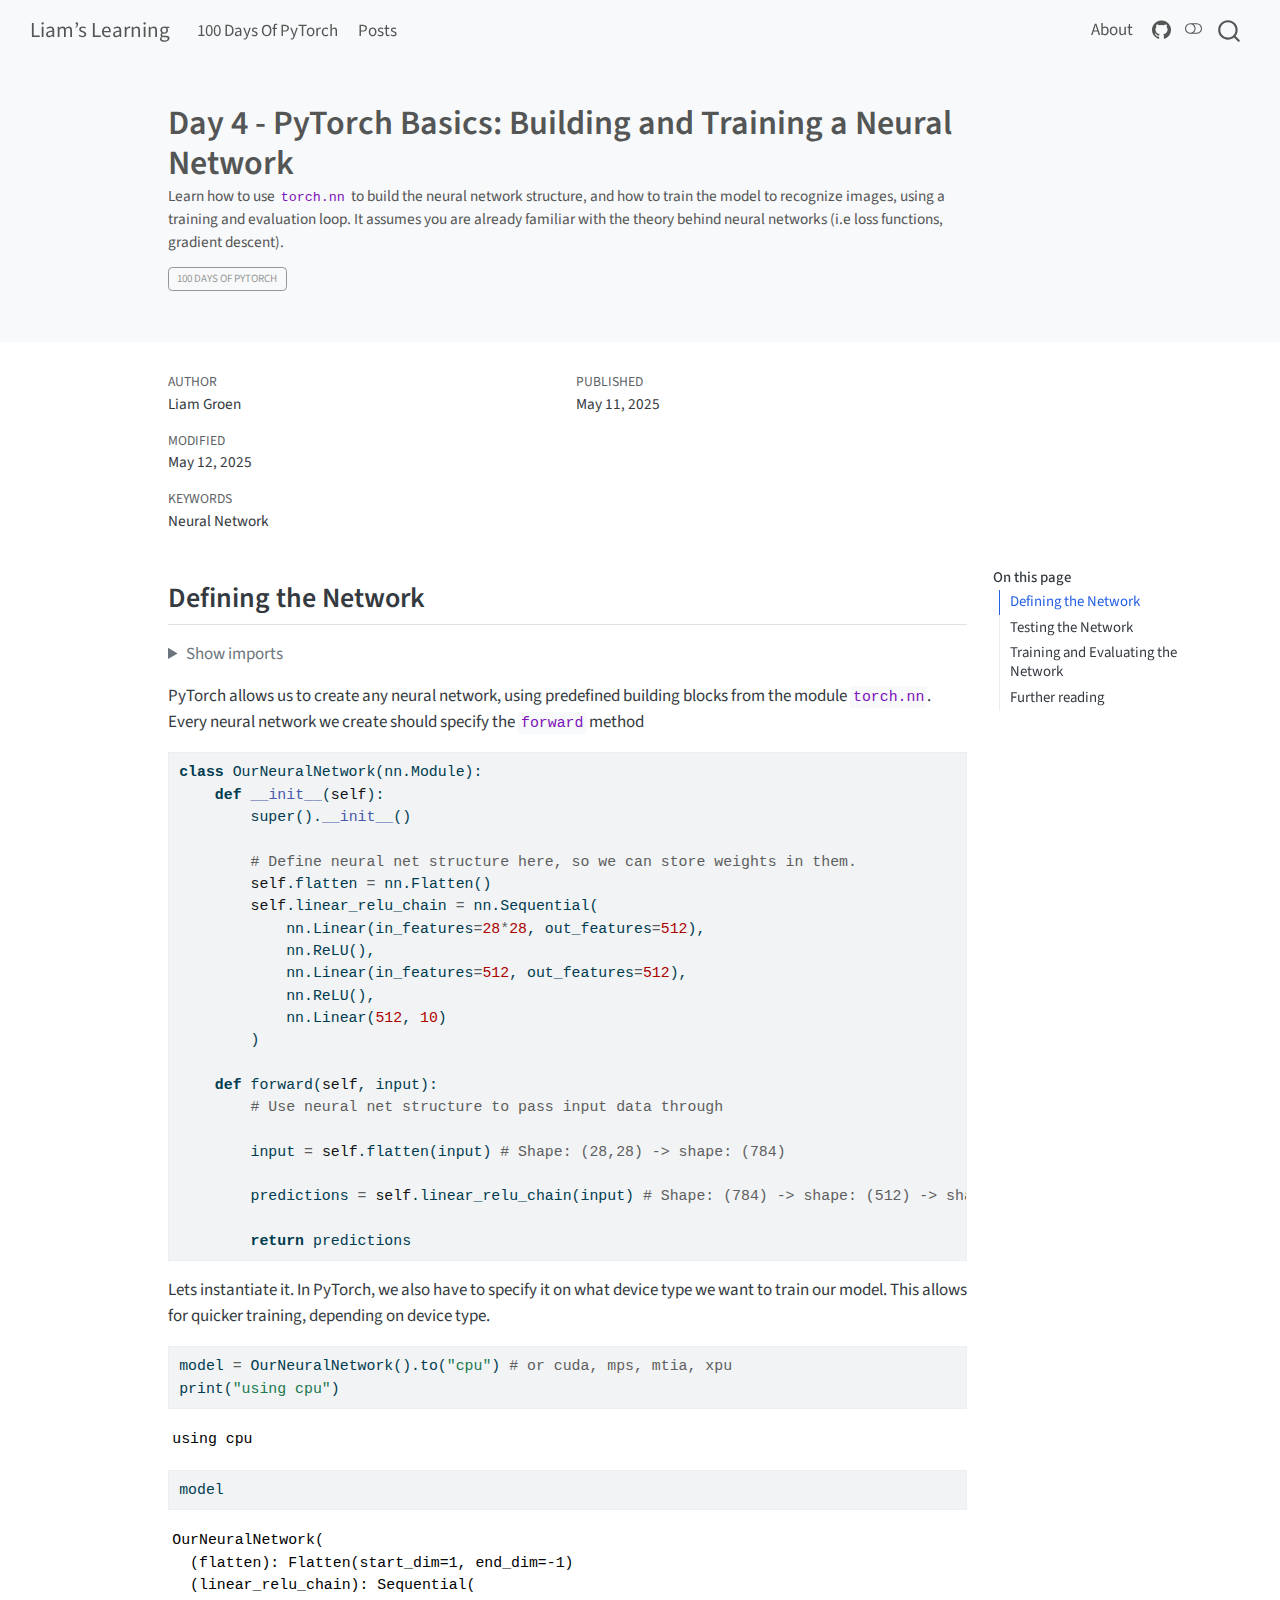
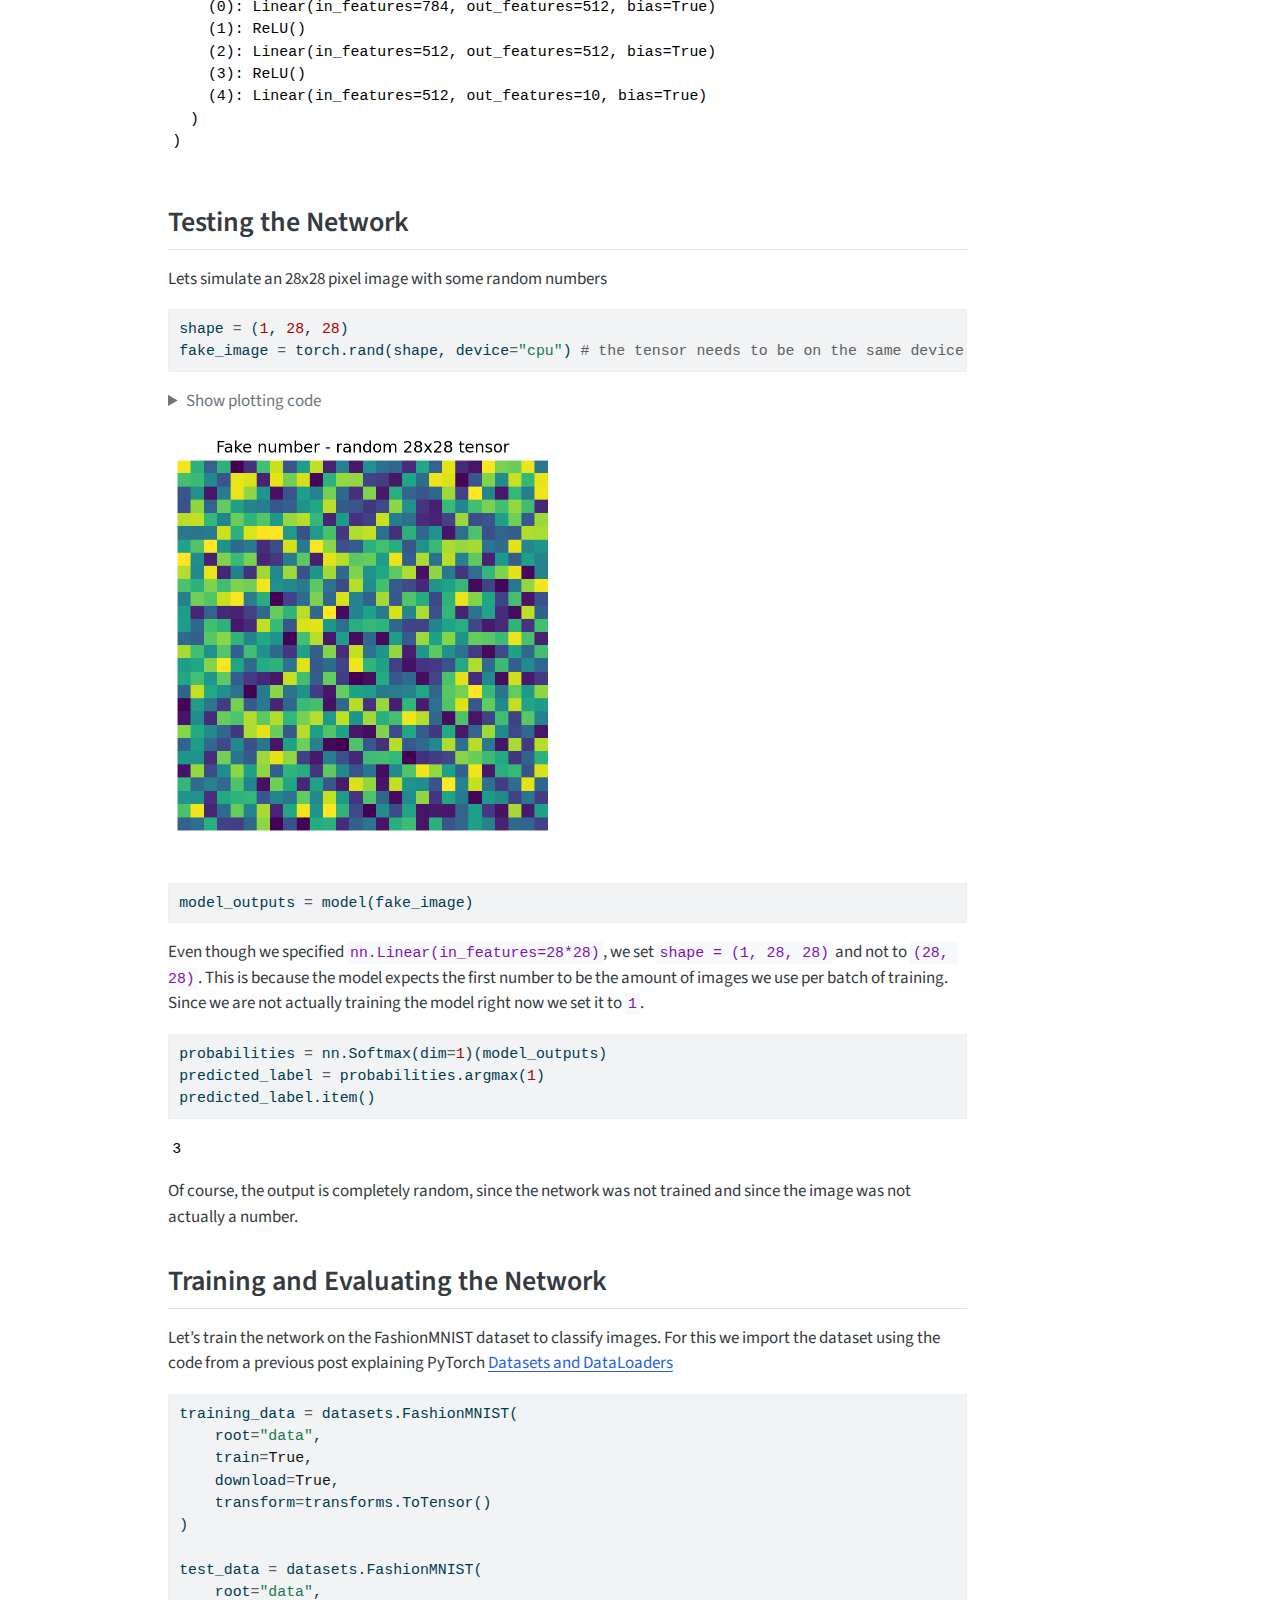
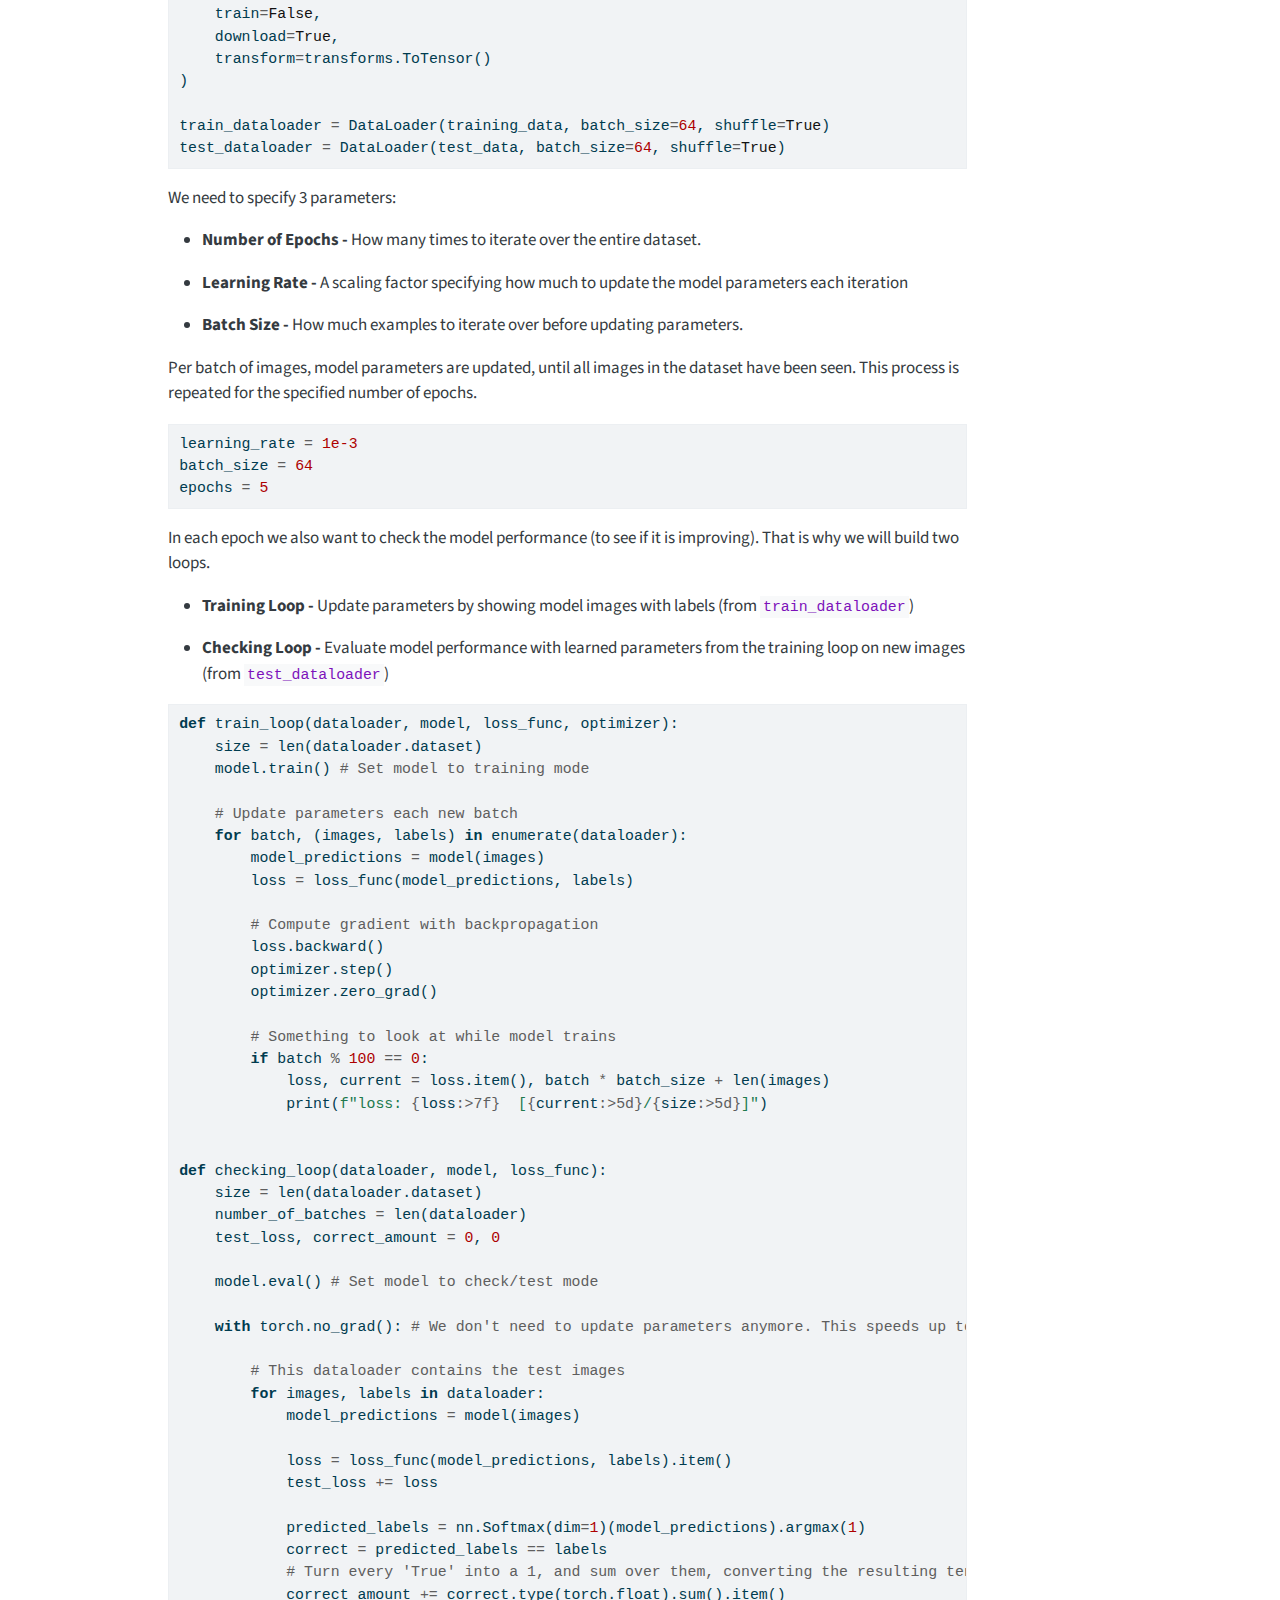
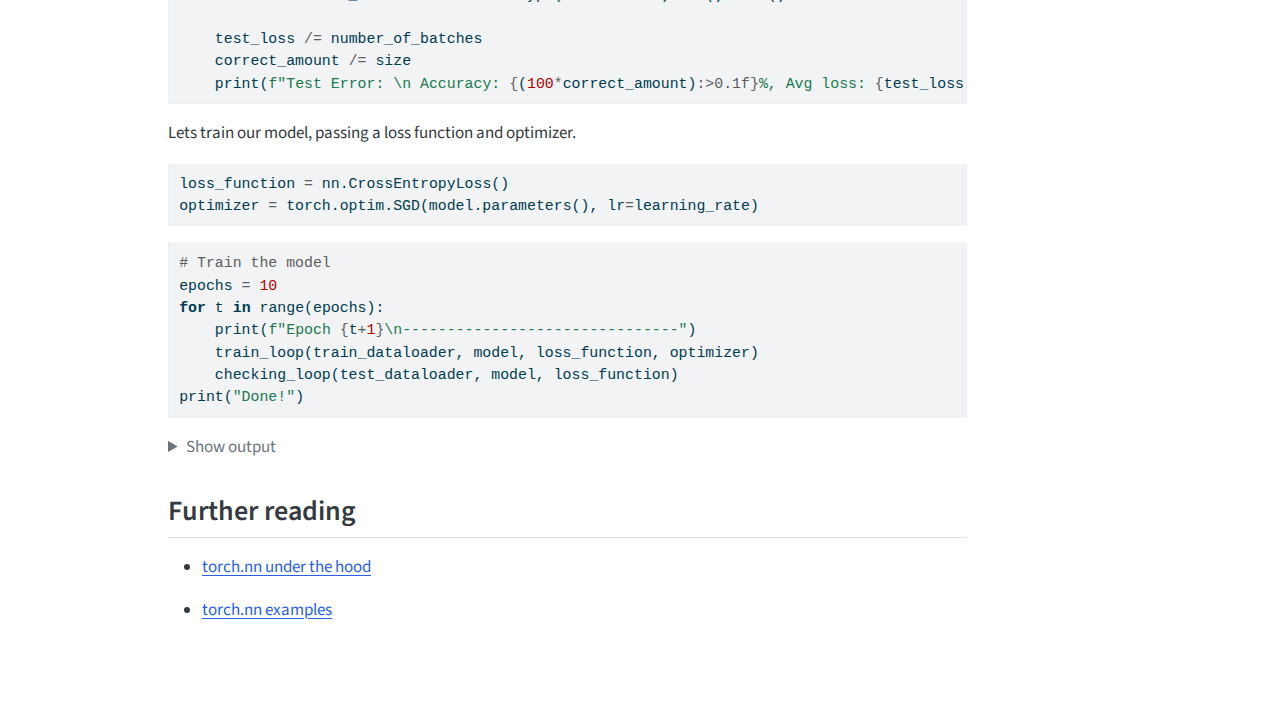
<file: posts/100-days-of-pytorch/day-4-building-and-training-a-neural-network/index.html>
<!DOCTYPE html>
<html xmlns="http://www.w3.org/1999/xhtml" lang="en" xml:lang="en"><head>

<meta charset="utf-8">
<meta name="generator" content="quarto-1.7.30">

<meta name="viewport" content="width=device-width, initial-scale=1.0, user-scalable=yes">

<meta name="author" content="Liam Groen">
<meta name="dcterms.date" content="2025-05-12">
<meta name="keywords" content="Neural Network">
<meta name="description" content="<p>Learn how to use <code>torch.nn</code> to build the neural network structure, and how to train the model to recognize images, using a training and evaluation loop.</p>">

<title>PyTorch Basics: Building and Training a Neural Network – Liam's Learning</title>
<style>
code{white-space: pre-wrap;}
span.smallcaps{font-variant: small-caps;}
div.columns{display: flex; gap: min(4vw, 1.5em);}
div.column{flex: auto; overflow-x: auto;}
div.hanging-indent{margin-left: 1.5em; text-indent: -1.5em;}
ul.task-list{list-style: none;}
ul.task-list li input[type="checkbox"] {
  width: 0.8em;
  margin: 0 0.8em 0.2em -1em; /* quarto-specific, see https://github.com/quarto-dev/quarto-cli/issues/4556 */ 
  vertical-align: middle;
}
/* CSS for syntax highlighting */
html { -webkit-text-size-adjust: 100%; }
pre > code.sourceCode { white-space: pre; position: relative; }
pre > code.sourceCode > span { display: inline-block; line-height: 1.25; }
pre > code.sourceCode > span:empty { height: 1.2em; }
.sourceCode { overflow: visible; }
code.sourceCode > span { color: inherit; text-decoration: inherit; }
div.sourceCode { margin: 1em 0; }
pre.sourceCode { margin: 0; }
@media screen {
div.sourceCode { overflow: auto; }
}
@media print {
pre > code.sourceCode { white-space: pre-wrap; }
pre > code.sourceCode > span { text-indent: -5em; padding-left: 5em; }
}
pre.numberSource code
  { counter-reset: source-line 0; }
pre.numberSource code > span
  { position: relative; left: -4em; counter-increment: source-line; }
pre.numberSource code > span > a:first-child::before
  { content: counter(source-line);
    position: relative; left: -1em; text-align: right; vertical-align: baseline;
    border: none; display: inline-block;
    -webkit-touch-callout: none; -webkit-user-select: none;
    -khtml-user-select: none; -moz-user-select: none;
    -ms-user-select: none; user-select: none;
    padding: 0 4px; width: 4em;
  }
pre.numberSource { margin-left: 3em;  padding-left: 4px; }
div.sourceCode
  {   }
@media screen {
pre > code.sourceCode > span > a:first-child::before { text-decoration: underline; }
}
</style>


<script src="../../../site_libs/quarto-nav/quarto-nav.js"></script>
<script src="../../../site_libs/quarto-nav/headroom.min.js"></script>
<script src="../../../site_libs/clipboard/clipboard.min.js"></script>
<script src="../../../site_libs/quarto-search/autocomplete.umd.js"></script>
<script src="../../../site_libs/quarto-search/fuse.min.js"></script>
<script src="../../../site_libs/quarto-search/quarto-search.js"></script>
<meta name="quarto:offset" content="../../../">
<script src="../../../site_libs/quarto-html/quarto.js" type="module"></script>
<script src="../../../site_libs/quarto-html/tabsets/tabsets.js" type="module"></script>
<script src="../../../site_libs/quarto-html/popper.min.js"></script>
<script src="../../../site_libs/quarto-html/tippy.umd.min.js"></script>
<script src="../../../site_libs/quarto-html/anchor.min.js"></script>
<link href="../../../site_libs/quarto-html/tippy.css" rel="stylesheet">
<link href="../../../site_libs/quarto-html/quarto-syntax-highlighting-de070a7b0ab54f8780927367ac907214.css" rel="stylesheet" class="quarto-color-scheme" id="quarto-text-highlighting-styles">
<link href="../../../site_libs/quarto-html/quarto-syntax-highlighting-dark-2b3e328b71be8d25427581baeb23079b.css" rel="stylesheet" class="quarto-color-scheme quarto-color-alternate" id="quarto-text-highlighting-styles">
<link href="../../../site_libs/quarto-html/quarto-syntax-highlighting-de070a7b0ab54f8780927367ac907214.css" rel="stylesheet" class="quarto-color-scheme-extra" id="quarto-text-highlighting-styles">
<script src="../../../site_libs/bootstrap/bootstrap.min.js"></script>
<link href="../../../site_libs/bootstrap/bootstrap-icons.css" rel="stylesheet">
<link href="../../../site_libs/bootstrap/bootstrap-e36ce5c26c48eccda62d8cde5e438854.min.css" rel="stylesheet" append-hash="true" class="quarto-color-scheme" id="quarto-bootstrap" data-mode="light">
<link href="../../../site_libs/bootstrap/bootstrap-dark-1e2008b5319800129ef07735e70dc1d5.min.css" rel="stylesheet" append-hash="true" class="quarto-color-scheme quarto-color-alternate" id="quarto-bootstrap" data-mode="dark">
<link href="../../../site_libs/bootstrap/bootstrap-e36ce5c26c48eccda62d8cde5e438854.min.css" rel="stylesheet" append-hash="true" class="quarto-color-scheme-extra" id="quarto-bootstrap" data-mode="light">
<script id="quarto-search-options" type="application/json">{
  "location": "navbar",
  "copy-button": false,
  "collapse-after": 3,
  "panel-placement": "end",
  "type": "overlay",
  "limit": 50,
  "keyboard-shortcut": [
    "f",
    "/",
    "s"
  ],
  "show-item-context": false,
  "language": {
    "search-no-results-text": "No results",
    "search-matching-documents-text": "matching documents",
    "search-copy-link-title": "Copy link to search",
    "search-hide-matches-text": "Hide additional matches",
    "search-more-match-text": "more match in this document",
    "search-more-matches-text": "more matches in this document",
    "search-clear-button-title": "Clear",
    "search-text-placeholder": "",
    "search-detached-cancel-button-title": "Cancel",
    "search-submit-button-title": "Submit",
    "search-label": "Search"
  }
}</script>
<script async="" src="https://www.googletagmanager.com/gtag/js?id=G-41DNWB0BJ3"></script>

<script type="text/javascript">

window.dataLayer = window.dataLayer || [];
function gtag(){dataLayer.push(arguments);}
gtag('js', new Date());
 
  gtag('consent', 'default', {
    'ad_storage': 'denied',
    'analytics_storage': 'denied'
  });
gtag('config', 'G-41DNWB0BJ3', { 'anonymize_ip': true});
</script>


<link rel="stylesheet" href="../../../styles.css">
<meta property="og:title" content="PyTorch Basics: Building and Training a Neural Network">
<meta property="og:description" content="Learn how to use torch.nn to build the neural network structure, and how to train the model to recognize images, using a training and evaluation loop. It assumes you are already familiar with the theory behind neural networks (i.e loss functions, gradient descent).">
<meta property="og:image" content="https://liamgroen.nl/posts/100-days-of-pytorch/day-4-building-and-training-a-neural-network/index_files/figure-html/cell-7-output-1.png">
<meta property="og:site_name" content="Liam's Learning">
<meta property="og:image:height" content="817">
<meta property="og:image:width" content="777">
</head>

<body class="nav-fixed quarto-light"><script id="quarto-html-before-body" type="application/javascript">
    const toggleBodyColorMode = (bsSheetEl) => {
      const mode = bsSheetEl.getAttribute("data-mode");
      const bodyEl = window.document.querySelector("body");
      if (mode === "dark") {
        bodyEl.classList.add("quarto-dark");
        bodyEl.classList.remove("quarto-light");
      } else {
        bodyEl.classList.add("quarto-light");
        bodyEl.classList.remove("quarto-dark");
      }
    }
    const toggleBodyColorPrimary = () => {
      const bsSheetEl = window.document.querySelector("link#quarto-bootstrap:not([rel=disabled-stylesheet])");
      if (bsSheetEl) {
        toggleBodyColorMode(bsSheetEl);
      }
    }
    const setColorSchemeToggle = (alternate) => {
      const toggles = window.document.querySelectorAll('.quarto-color-scheme-toggle');
      for (let i=0; i < toggles.length; i++) {
        const toggle = toggles[i];
        if (toggle) {
          if (alternate) {
            toggle.classList.add("alternate");
          } else {
            toggle.classList.remove("alternate");
          }
        }
      }
    };
    const toggleColorMode = (alternate) => {
      // Switch the stylesheets
      const primaryStylesheets = window.document.querySelectorAll('link.quarto-color-scheme:not(.quarto-color-alternate)');
      const alternateStylesheets = window.document.querySelectorAll('link.quarto-color-scheme.quarto-color-alternate');
      manageTransitions('#quarto-margin-sidebar .nav-link', false);
      if (alternate) {
        // note: dark is layered on light, we don't disable primary!
        enableStylesheet(alternateStylesheets);
        for (const sheetNode of alternateStylesheets) {
          if (sheetNode.id === "quarto-bootstrap") {
            toggleBodyColorMode(sheetNode);
          }
        }
      } else {
        disableStylesheet(alternateStylesheets);
        enableStylesheet(primaryStylesheets)
        toggleBodyColorPrimary();
      }
      manageTransitions('#quarto-margin-sidebar .nav-link', true);
      // Switch the toggles
      setColorSchemeToggle(alternate)
      // Hack to workaround the fact that safari doesn't
      // properly recolor the scrollbar when toggling (#1455)
      if (navigator.userAgent.indexOf('Safari') > 0 && navigator.userAgent.indexOf('Chrome') == -1) {
        manageTransitions("body", false);
        window.scrollTo(0, 1);
        setTimeout(() => {
          window.scrollTo(0, 0);
          manageTransitions("body", true);
        }, 40);
      }
    }
    const disableStylesheet = (stylesheets) => {
      for (let i=0; i < stylesheets.length; i++) {
        const stylesheet = stylesheets[i];
        stylesheet.rel = 'disabled-stylesheet';
      }
    }
    const enableStylesheet = (stylesheets) => {
      for (let i=0; i < stylesheets.length; i++) {
        const stylesheet = stylesheets[i];
        if(stylesheet.rel !== 'stylesheet') { // for Chrome, which will still FOUC without this check
          stylesheet.rel = 'stylesheet';
        }
      }
    }
    const manageTransitions = (selector, allowTransitions) => {
      const els = window.document.querySelectorAll(selector);
      for (let i=0; i < els.length; i++) {
        const el = els[i];
        if (allowTransitions) {
          el.classList.remove('notransition');
        } else {
          el.classList.add('notransition');
        }
      }
    }
    const isFileUrl = () => {
      return window.location.protocol === 'file:';
    }
    const hasAlternateSentinel = () => {
      let styleSentinel = getColorSchemeSentinel();
      if (styleSentinel !== null) {
        return styleSentinel === "alternate";
      } else {
        return false;
      }
    }
    const setStyleSentinel = (alternate) => {
      const value = alternate ? "alternate" : "default";
      if (!isFileUrl()) {
        window.localStorage.setItem("quarto-color-scheme", value);
      } else {
        localAlternateSentinel = value;
      }
    }
    const getColorSchemeSentinel = () => {
      if (!isFileUrl()) {
        const storageValue = window.localStorage.getItem("quarto-color-scheme");
        return storageValue != null ? storageValue : localAlternateSentinel;
      } else {
        return localAlternateSentinel;
      }
    }
    const toggleGiscusIfUsed = (isAlternate, darkModeDefault) => {
      const baseTheme = document.querySelector('#giscus-base-theme')?.value ?? 'light';
      const alternateTheme = document.querySelector('#giscus-alt-theme')?.value ?? 'dark';
      let newTheme = '';
      if(authorPrefersDark) {
        newTheme = isAlternate ? baseTheme : alternateTheme;
      } else {
        newTheme = isAlternate ? alternateTheme : baseTheme;
      }
      const changeGiscusTheme = () => {
        // From: https://github.com/giscus/giscus/issues/336
        const sendMessage = (message) => {
          const iframe = document.querySelector('iframe.giscus-frame');
          if (!iframe) return;
          iframe.contentWindow.postMessage({ giscus: message }, 'https://giscus.app');
        }
        sendMessage({
          setConfig: {
            theme: newTheme
          }
        });
      }
      const isGiscussLoaded = window.document.querySelector('iframe.giscus-frame') !== null;
      if (isGiscussLoaded) {
        changeGiscusTheme();
      }
    };
    const authorPrefersDark = false;
    const queryPrefersDark = window.matchMedia('(prefers-color-scheme: dark)');
    const darkModeDefault = queryPrefersDark.matches;
      document.querySelector('link#quarto-text-highlighting-styles.quarto-color-scheme-extra').rel = 'disabled-stylesheet';
      document.querySelector('link#quarto-bootstrap.quarto-color-scheme-extra').rel = 'disabled-stylesheet';
    let localAlternateSentinel = darkModeDefault ? 'alternate' : 'default';
    // Dark / light mode switch
    window.quartoToggleColorScheme = () => {
      // Read the current dark / light value
      let toAlternate = !hasAlternateSentinel();
      toggleColorMode(toAlternate);
      setStyleSentinel(toAlternate);
      toggleGiscusIfUsed(toAlternate, darkModeDefault);
      window.dispatchEvent(new Event('resize'));
    };
    queryPrefersDark.addEventListener("change", e => {
      if(window.localStorage.getItem("quarto-color-scheme") !== null)
        return;
      const alternate = e.matches
      toggleColorMode(alternate);
      localAlternateSentinel = e.matches ? 'alternate' : 'default'; // this is used alongside local storage!
      toggleGiscusIfUsed(alternate, darkModeDefault);
    });
    // Switch to dark mode if need be
    if (hasAlternateSentinel()) {
      toggleColorMode(true);
    } else {
      toggleColorMode(false);
    }
  </script>

<div id="quarto-search-results"></div>
  <header id="quarto-header" class="headroom fixed-top quarto-banner">
    <nav class="navbar navbar-expand-lg " data-bs-theme="dark">
      <div class="navbar-container container-fluid">
      <div class="navbar-brand-container mx-auto">
    <a class="navbar-brand" href="../../../index.html">
    <span class="navbar-title">Liam’s Learning</span>
    </a>
  </div>
            <div id="quarto-search" class="" title="Search"></div>
          <button class="navbar-toggler" type="button" data-bs-toggle="collapse" data-bs-target="#navbarCollapse" aria-controls="navbarCollapse" role="menu" aria-expanded="false" aria-label="Toggle navigation" onclick="if (window.quartoToggleHeadroom) { window.quartoToggleHeadroom(); }">
  <span class="navbar-toggler-icon"></span>
</button>
          <div class="collapse navbar-collapse" id="navbarCollapse">
            <ul class="navbar-nav navbar-nav-scroll me-auto">
  <li class="nav-item">
    <a class="nav-link" href="../../../100-days-of-pytorch.html"> 
<span class="menu-text">100 Days Of PyTorch</span></a>
  </li>  
  <li class="nav-item">
    <a class="nav-link" href="../../../posts.html"> 
<span class="menu-text">Posts</span></a>
  </li>  
</ul>
            <ul class="navbar-nav navbar-nav-scroll ms-auto">
  <li class="nav-item">
    <a class="nav-link" href="../../../about.html"> 
<span class="menu-text">About</span></a>
  </li>  
  <li class="nav-item compact">
    <a class="nav-link" href="https://github.com/liamgroen"> <i class="bi bi-github" role="img">
</i> 
<span class="menu-text"></span></a>
  </li>  
</ul>
          </div> <!-- /navcollapse -->
            <div class="quarto-navbar-tools">
  <a href="" class="quarto-color-scheme-toggle quarto-navigation-tool  px-1" onclick="window.quartoToggleColorScheme(); return false;" title="Toggle dark mode"><i class="bi"></i></a>
</div>
      </div> <!-- /container-fluid -->
    </nav>
</header>
<!-- content -->
<header id="title-block-header" class="quarto-title-block default page-columns page-full">
  <div class="quarto-title-banner page-columns page-full">
    <div class="quarto-title column-body">
      <h1 class="title">Day 4 - PyTorch Basics: Building and Training a Neural Network</h1>
                  <div>
        <div class="description">
          <p>Learn how to use <code>torch.nn</code> to build the neural network structure, and how to train the model to recognize images, using a training and evaluation loop. It assumes you are already familiar with the theory behind neural networks (i.e loss functions, gradient descent).</p>
        </div>
      </div>
                          <div class="quarto-categories">
                <div class="quarto-category">100 Days Of PyTorch</div>
              </div>
                  </div>
  </div>
    
  
  <div class="quarto-title-meta">

      <div>
      <div class="quarto-title-meta-heading">Author</div>
      <div class="quarto-title-meta-contents">
               <p>Liam Groen </p>
            </div>
    </div>
      
      <div>
      <div class="quarto-title-meta-heading">Published</div>
      <div class="quarto-title-meta-contents">
        <p class="date">May 11, 2025</p>
      </div>
    </div>
    
      <div>
      <div class="quarto-title-meta-heading">Modified</div>
      <div class="quarto-title-meta-contents">
        <p class="date-modified">May 12, 2025</p>
      </div>
    </div>
      
    </div>
    

  <div>
    <div class="keywords">
      <div class="block-title">Keywords</div>
      <p>Neural Network</p>
    </div>
  </div>
  
  </header><div id="quarto-content" class="quarto-container page-columns page-rows-contents page-layout-article page-navbar">
<!-- sidebar -->
<!-- margin-sidebar -->
    <div id="quarto-margin-sidebar" class="sidebar margin-sidebar">
        <nav id="TOC" role="doc-toc" class="toc-active">
    <h2 id="toc-title">On this page</h2>
   
  <ul>
  <li><a href="#defining-the-network" id="toc-defining-the-network" class="nav-link active" data-scroll-target="#defining-the-network">Defining the Network</a></li>
  <li><a href="#testing-the-network" id="toc-testing-the-network" class="nav-link" data-scroll-target="#testing-the-network">Testing the Network</a></li>
  <li><a href="#training-and-evaluating-the-network" id="toc-training-and-evaluating-the-network" class="nav-link" data-scroll-target="#training-and-evaluating-the-network">Training and Evaluating the Network</a></li>
  <li><a href="#further-reading" id="toc-further-reading" class="nav-link" data-scroll-target="#further-reading">Further reading</a></li>
  </ul>
</nav>
    </div>
<!-- main -->
<main class="content quarto-banner-title-block" id="quarto-document-content">






<section id="defining-the-network" class="level2">
<h2 class="anchored" data-anchor-id="defining-the-network">Defining the Network</h2>
<details>
<summary>
Show imports
</summary>
<div id="f10171ff" class="cell" data-execution_count="1">
<div class="sourceCode cell-code" id="cb1"><pre class="sourceCode python code-with-copy"><code class="sourceCode python"><span id="cb1-1"><a href="#cb1-1" aria-hidden="true" tabindex="-1"></a><span class="im">import</span> os</span>
<span id="cb1-2"><a href="#cb1-2" aria-hidden="true" tabindex="-1"></a><span class="im">import</span> torch</span>
<span id="cb1-3"><a href="#cb1-3" aria-hidden="true" tabindex="-1"></a><span class="im">from</span> torch <span class="im">import</span> nn</span>
<span id="cb1-4"><a href="#cb1-4" aria-hidden="true" tabindex="-1"></a><span class="im">from</span> torch.utils.data <span class="im">import</span> DataLoader</span>
<span id="cb1-5"><a href="#cb1-5" aria-hidden="true" tabindex="-1"></a><span class="im">from</span> torchvision <span class="im">import</span> datasets, transforms</span></code><button title="Copy to Clipboard" class="code-copy-button"><i class="bi"></i></button></pre></div>
</div>
</details>
<p>PyTorch allows us to create any neural network, using predefined building blocks from the module <code>torch.nn</code>. Every neural network we create should specify the <code>forward</code> method</p>
<div id="4e1f9f5f" class="cell" data-execution_count="2">
<div class="sourceCode cell-code" id="cb2"><pre class="sourceCode python code-with-copy"><code class="sourceCode python"><span id="cb2-1"><a href="#cb2-1" aria-hidden="true" tabindex="-1"></a><span class="kw">class</span> OurNeuralNetwork(nn.Module):</span>
<span id="cb2-2"><a href="#cb2-2" aria-hidden="true" tabindex="-1"></a>    <span class="kw">def</span> <span class="fu">__init__</span>(<span class="va">self</span>):</span>
<span id="cb2-3"><a href="#cb2-3" aria-hidden="true" tabindex="-1"></a>        <span class="bu">super</span>().<span class="fu">__init__</span>()</span>
<span id="cb2-4"><a href="#cb2-4" aria-hidden="true" tabindex="-1"></a></span>
<span id="cb2-5"><a href="#cb2-5" aria-hidden="true" tabindex="-1"></a>        <span class="co"># Define neural net structure here, so we can store weights in them.</span></span>
<span id="cb2-6"><a href="#cb2-6" aria-hidden="true" tabindex="-1"></a>        <span class="va">self</span>.flatten <span class="op">=</span> nn.Flatten()</span>
<span id="cb2-7"><a href="#cb2-7" aria-hidden="true" tabindex="-1"></a>        <span class="va">self</span>.linear_relu_chain <span class="op">=</span> nn.Sequential(</span>
<span id="cb2-8"><a href="#cb2-8" aria-hidden="true" tabindex="-1"></a>            nn.Linear(in_features<span class="op">=</span><span class="dv">28</span><span class="op">*</span><span class="dv">28</span>, out_features<span class="op">=</span><span class="dv">512</span>),</span>
<span id="cb2-9"><a href="#cb2-9" aria-hidden="true" tabindex="-1"></a>            nn.ReLU(),</span>
<span id="cb2-10"><a href="#cb2-10" aria-hidden="true" tabindex="-1"></a>            nn.Linear(in_features<span class="op">=</span><span class="dv">512</span>, out_features<span class="op">=</span><span class="dv">512</span>),</span>
<span id="cb2-11"><a href="#cb2-11" aria-hidden="true" tabindex="-1"></a>            nn.ReLU(),</span>
<span id="cb2-12"><a href="#cb2-12" aria-hidden="true" tabindex="-1"></a>            nn.Linear(<span class="dv">512</span>, <span class="dv">10</span>)</span>
<span id="cb2-13"><a href="#cb2-13" aria-hidden="true" tabindex="-1"></a>        )</span>
<span id="cb2-14"><a href="#cb2-14" aria-hidden="true" tabindex="-1"></a>    </span>
<span id="cb2-15"><a href="#cb2-15" aria-hidden="true" tabindex="-1"></a>    <span class="kw">def</span> forward(<span class="va">self</span>, <span class="bu">input</span>):</span>
<span id="cb2-16"><a href="#cb2-16" aria-hidden="true" tabindex="-1"></a>        <span class="co"># Use neural net structure to pass input data through</span></span>
<span id="cb2-17"><a href="#cb2-17" aria-hidden="true" tabindex="-1"></a></span>
<span id="cb2-18"><a href="#cb2-18" aria-hidden="true" tabindex="-1"></a>        <span class="bu">input</span> <span class="op">=</span> <span class="va">self</span>.flatten(<span class="bu">input</span>) <span class="co"># Shape: (28,28) -&gt; shape: (784)</span></span>
<span id="cb2-19"><a href="#cb2-19" aria-hidden="true" tabindex="-1"></a></span>
<span id="cb2-20"><a href="#cb2-20" aria-hidden="true" tabindex="-1"></a>        predictions <span class="op">=</span> <span class="va">self</span>.linear_relu_chain(<span class="bu">input</span>) <span class="co"># Shape: (784) -&gt; shape: (512) -&gt; shape: (512) -&gt; shape: (10)</span></span>
<span id="cb2-21"><a href="#cb2-21" aria-hidden="true" tabindex="-1"></a>        </span>
<span id="cb2-22"><a href="#cb2-22" aria-hidden="true" tabindex="-1"></a>        <span class="cf">return</span> predictions</span></code><button title="Copy to Clipboard" class="code-copy-button"><i class="bi"></i></button></pre></div>
</div>
<p>Lets instantiate it. In PyTorch, we also have to specify it on what device type we want to train our model. This allows for quicker training, depending on device type.</p>
<div id="29630da3" class="cell" data-execution_count="3">
<div class="sourceCode cell-code" id="cb3"><pre class="sourceCode python code-with-copy"><code class="sourceCode python"><span id="cb3-1"><a href="#cb3-1" aria-hidden="true" tabindex="-1"></a>model <span class="op">=</span> OurNeuralNetwork().to(<span class="st">"cpu"</span>) <span class="co"># or cuda, mps, mtia, xpu</span></span>
<span id="cb3-2"><a href="#cb3-2" aria-hidden="true" tabindex="-1"></a><span class="bu">print</span>(<span class="st">"using cpu"</span>)</span></code><button title="Copy to Clipboard" class="code-copy-button"><i class="bi"></i></button></pre></div>
<div class="cell-output cell-output-stdout">
<pre><code>using cpu</code></pre>
</div>
</div>
<div id="bd52b7cf" class="cell" data-execution_count="4">
<div class="sourceCode cell-code" id="cb5"><pre class="sourceCode python code-with-copy"><code class="sourceCode python"><span id="cb5-1"><a href="#cb5-1" aria-hidden="true" tabindex="-1"></a>model</span></code><button title="Copy to Clipboard" class="code-copy-button"><i class="bi"></i></button></pre></div>
<div class="cell-output cell-output-display" data-execution_count="4">
<pre><code>OurNeuralNetwork(
  (flatten): Flatten(start_dim=1, end_dim=-1)
  (linear_relu_chain): Sequential(
    (0): Linear(in_features=784, out_features=512, bias=True)
    (1): ReLU()
    (2): Linear(in_features=512, out_features=512, bias=True)
    (3): ReLU()
    (4): Linear(in_features=512, out_features=10, bias=True)
  )
)</code></pre>
</div>
</div>
</section>
<section id="testing-the-network" class="level2">
<h2 class="anchored" data-anchor-id="testing-the-network">Testing the Network</h2>
<p>Lets simulate an 28x28 pixel image with some random numbers</p>
<div id="56f63179" class="cell" data-execution_count="5">
<div class="sourceCode cell-code" id="cb7"><pre class="sourceCode python code-with-copy"><code class="sourceCode python"><span id="cb7-1"><a href="#cb7-1" aria-hidden="true" tabindex="-1"></a>shape <span class="op">=</span> (<span class="dv">1</span>, <span class="dv">28</span>, <span class="dv">28</span>)</span>
<span id="cb7-2"><a href="#cb7-2" aria-hidden="true" tabindex="-1"></a>fake_image <span class="op">=</span> torch.rand(shape, device<span class="op">=</span><span class="st">"cpu"</span>) <span class="co"># the tensor needs to be on the same device as the model</span></span></code><button title="Copy to Clipboard" class="code-copy-button"><i class="bi"></i></button></pre></div>
</div>
<div id="ab0e90aa" class="cell" data-execution_count="6">
<details class="code-fold">
<summary>Show plotting code</summary>
<div class="sourceCode cell-code" id="cb8"><pre class="sourceCode python code-with-copy"><code class="sourceCode python"><span id="cb8-1"><a href="#cb8-1" aria-hidden="true" tabindex="-1"></a><span class="im">import</span> matplotlib.pyplot <span class="im">as</span> plt</span>
<span id="cb8-2"><a href="#cb8-2" aria-hidden="true" tabindex="-1"></a></span>
<span id="cb8-3"><a href="#cb8-3" aria-hidden="true" tabindex="-1"></a>plt.imshow(fake_image.squeeze())</span>
<span id="cb8-4"><a href="#cb8-4" aria-hidden="true" tabindex="-1"></a>plt.axis(<span class="st">"off"</span>)</span>
<span id="cb8-5"><a href="#cb8-5" aria-hidden="true" tabindex="-1"></a>plt.title(<span class="st">"Fake number - random 28x28 tensor"</span>)</span>
<span id="cb8-6"><a href="#cb8-6" aria-hidden="true" tabindex="-1"></a>plt.show()</span></code><button title="Copy to Clipboard" class="code-copy-button"><i class="bi"></i></button></pre></div>
</details>
<div class="cell-output cell-output-display">
<div>
<figure class="figure">
<p><img src="index_files/figure-html/cell-7-output-1.png" width="389" height="409" class="figure-img"></p>
</figure>
</div>
</div>
</div>
<div id="438b772f" class="cell" data-execution_count="7">
<div class="sourceCode cell-code" id="cb9"><pre class="sourceCode python code-with-copy"><code class="sourceCode python"><span id="cb9-1"><a href="#cb9-1" aria-hidden="true" tabindex="-1"></a>model_outputs <span class="op">=</span> model(fake_image)</span></code><button title="Copy to Clipboard" class="code-copy-button"><i class="bi"></i></button></pre></div>
</div>
<p>Even though we specified <code>nn.Linear(in_features=28*28)</code>, we set <code>shape = (1, 28, 28)</code> and not to <code>(28, 28)</code>. This is because the model expects the first number to be the amount of images we use per batch of training. Since we are not actually training the model right now we set it to <code>1</code>.</p>
<div id="57f72a47" class="cell" data-execution_count="8">
<div class="sourceCode cell-code" id="cb10"><pre class="sourceCode python code-with-copy"><code class="sourceCode python"><span id="cb10-1"><a href="#cb10-1" aria-hidden="true" tabindex="-1"></a>probabilities <span class="op">=</span> nn.Softmax(dim<span class="op">=</span><span class="dv">1</span>)(model_outputs)</span>
<span id="cb10-2"><a href="#cb10-2" aria-hidden="true" tabindex="-1"></a>predicted_label <span class="op">=</span> probabilities.argmax(<span class="dv">1</span>)</span>
<span id="cb10-3"><a href="#cb10-3" aria-hidden="true" tabindex="-1"></a>predicted_label.item()</span></code><button title="Copy to Clipboard" class="code-copy-button"><i class="bi"></i></button></pre></div>
<div class="cell-output cell-output-display" data-execution_count="8">
<pre><code>3</code></pre>
</div>
</div>
<p>Of course, the output is completely random, since the network was not trained and since the image was not actually a number.</p>
</section>
<section id="training-and-evaluating-the-network" class="level2">
<h2 class="anchored" data-anchor-id="training-and-evaluating-the-network">Training and Evaluating the Network</h2>
<p>Let’s train the network on the FashionMNIST dataset to classify images. For this we import the dataset using the code from a previous post explaining PyTorch <a href="../datasets-dataloaders/index.qmd">Datasets and DataLoaders</a></p>
<div id="3bccd11f" class="cell" data-execution_count="9">
<div class="sourceCode cell-code" id="cb12"><pre class="sourceCode python code-with-copy"><code class="sourceCode python"><span id="cb12-1"><a href="#cb12-1" aria-hidden="true" tabindex="-1"></a>training_data <span class="op">=</span> datasets.FashionMNIST(</span>
<span id="cb12-2"><a href="#cb12-2" aria-hidden="true" tabindex="-1"></a>    root<span class="op">=</span><span class="st">"data"</span>,</span>
<span id="cb12-3"><a href="#cb12-3" aria-hidden="true" tabindex="-1"></a>    train<span class="op">=</span><span class="va">True</span>,</span>
<span id="cb12-4"><a href="#cb12-4" aria-hidden="true" tabindex="-1"></a>    download<span class="op">=</span><span class="va">True</span>,</span>
<span id="cb12-5"><a href="#cb12-5" aria-hidden="true" tabindex="-1"></a>    transform<span class="op">=</span>transforms.ToTensor()</span>
<span id="cb12-6"><a href="#cb12-6" aria-hidden="true" tabindex="-1"></a>)</span>
<span id="cb12-7"><a href="#cb12-7" aria-hidden="true" tabindex="-1"></a></span>
<span id="cb12-8"><a href="#cb12-8" aria-hidden="true" tabindex="-1"></a>test_data <span class="op">=</span> datasets.FashionMNIST(</span>
<span id="cb12-9"><a href="#cb12-9" aria-hidden="true" tabindex="-1"></a>    root<span class="op">=</span><span class="st">"data"</span>,</span>
<span id="cb12-10"><a href="#cb12-10" aria-hidden="true" tabindex="-1"></a>    train<span class="op">=</span><span class="va">False</span>,</span>
<span id="cb12-11"><a href="#cb12-11" aria-hidden="true" tabindex="-1"></a>    download<span class="op">=</span><span class="va">True</span>,</span>
<span id="cb12-12"><a href="#cb12-12" aria-hidden="true" tabindex="-1"></a>    transform<span class="op">=</span>transforms.ToTensor()</span>
<span id="cb12-13"><a href="#cb12-13" aria-hidden="true" tabindex="-1"></a>)</span>
<span id="cb12-14"><a href="#cb12-14" aria-hidden="true" tabindex="-1"></a></span>
<span id="cb12-15"><a href="#cb12-15" aria-hidden="true" tabindex="-1"></a>train_dataloader <span class="op">=</span> DataLoader(training_data, batch_size<span class="op">=</span><span class="dv">64</span>, shuffle<span class="op">=</span><span class="va">True</span>)</span>
<span id="cb12-16"><a href="#cb12-16" aria-hidden="true" tabindex="-1"></a>test_dataloader <span class="op">=</span> DataLoader(test_data, batch_size<span class="op">=</span><span class="dv">64</span>, shuffle<span class="op">=</span><span class="va">True</span>)</span></code><button title="Copy to Clipboard" class="code-copy-button"><i class="bi"></i></button></pre></div>
</div>
<p>We need to specify 3 parameters:</p>
<ul>
<li><p><strong>Number of Epochs -</strong> How many times to iterate over the entire dataset.</p></li>
<li><p><strong>Learning Rate -</strong> A scaling factor specifying how much to update the model parameters each iteration</p></li>
<li><p><strong>Batch Size -</strong> How much examples to iterate over before updating parameters.</p></li>
</ul>
<p>Per batch of images, model parameters are updated, until all images in the dataset have been seen. This process is repeated for the specified number of epochs.</p>
<div id="a0dfd253" class="cell" data-execution_count="10">
<div class="sourceCode cell-code" id="cb13"><pre class="sourceCode python code-with-copy"><code class="sourceCode python"><span id="cb13-1"><a href="#cb13-1" aria-hidden="true" tabindex="-1"></a>learning_rate <span class="op">=</span> <span class="fl">1e-3</span></span>
<span id="cb13-2"><a href="#cb13-2" aria-hidden="true" tabindex="-1"></a>batch_size <span class="op">=</span> <span class="dv">64</span></span>
<span id="cb13-3"><a href="#cb13-3" aria-hidden="true" tabindex="-1"></a>epochs <span class="op">=</span> <span class="dv">5</span></span></code><button title="Copy to Clipboard" class="code-copy-button"><i class="bi"></i></button></pre></div>
</div>
<p>In each epoch we also want to check the model performance (to see if it is improving). That is why we will build two loops.</p>
<ul>
<li><p><strong>Training Loop -</strong> Update parameters by showing model images with labels (from <code>train_dataloader</code>)</p></li>
<li><p><strong>Checking Loop -</strong> Evaluate model performance with learned parameters from the training loop on new images (from <code>test_dataloader</code>)</p></li>
</ul>
<div id="fec94579" class="cell" data-execution_count="11">
<div class="sourceCode cell-code" id="cb14"><pre class="sourceCode python code-with-copy"><code class="sourceCode python"><span id="cb14-1"><a href="#cb14-1" aria-hidden="true" tabindex="-1"></a><span class="kw">def</span> train_loop(dataloader, model, loss_func, optimizer):</span>
<span id="cb14-2"><a href="#cb14-2" aria-hidden="true" tabindex="-1"></a>    size <span class="op">=</span> <span class="bu">len</span>(dataloader.dataset)</span>
<span id="cb14-3"><a href="#cb14-3" aria-hidden="true" tabindex="-1"></a>    model.train() <span class="co"># Set model to training mode</span></span>
<span id="cb14-4"><a href="#cb14-4" aria-hidden="true" tabindex="-1"></a></span>
<span id="cb14-5"><a href="#cb14-5" aria-hidden="true" tabindex="-1"></a>    <span class="co"># Update parameters each new batch</span></span>
<span id="cb14-6"><a href="#cb14-6" aria-hidden="true" tabindex="-1"></a>    <span class="cf">for</span> batch, (images, labels) <span class="kw">in</span> <span class="bu">enumerate</span>(dataloader):</span>
<span id="cb14-7"><a href="#cb14-7" aria-hidden="true" tabindex="-1"></a>        model_predictions <span class="op">=</span> model(images)</span>
<span id="cb14-8"><a href="#cb14-8" aria-hidden="true" tabindex="-1"></a>        loss <span class="op">=</span> loss_func(model_predictions, labels)</span>
<span id="cb14-9"><a href="#cb14-9" aria-hidden="true" tabindex="-1"></a></span>
<span id="cb14-10"><a href="#cb14-10" aria-hidden="true" tabindex="-1"></a>        <span class="co"># Compute gradient with backpropagation</span></span>
<span id="cb14-11"><a href="#cb14-11" aria-hidden="true" tabindex="-1"></a>        loss.backward()</span>
<span id="cb14-12"><a href="#cb14-12" aria-hidden="true" tabindex="-1"></a>        optimizer.step()</span>
<span id="cb14-13"><a href="#cb14-13" aria-hidden="true" tabindex="-1"></a>        optimizer.zero_grad()</span>
<span id="cb14-14"><a href="#cb14-14" aria-hidden="true" tabindex="-1"></a></span>
<span id="cb14-15"><a href="#cb14-15" aria-hidden="true" tabindex="-1"></a>        <span class="co"># Something to look at while model trains</span></span>
<span id="cb14-16"><a href="#cb14-16" aria-hidden="true" tabindex="-1"></a>        <span class="cf">if</span> batch <span class="op">%</span> <span class="dv">100</span> <span class="op">==</span> <span class="dv">0</span>:</span>
<span id="cb14-17"><a href="#cb14-17" aria-hidden="true" tabindex="-1"></a>            loss, current <span class="op">=</span> loss.item(), batch <span class="op">*</span> batch_size <span class="op">+</span> <span class="bu">len</span>(images)</span>
<span id="cb14-18"><a href="#cb14-18" aria-hidden="true" tabindex="-1"></a>            <span class="bu">print</span>(<span class="ss">f"loss: </span><span class="sc">{</span>loss<span class="sc">:&gt;7f}</span><span class="ss">  [</span><span class="sc">{</span>current<span class="sc">:&gt;5d}</span><span class="ss">/</span><span class="sc">{</span>size<span class="sc">:&gt;5d}</span><span class="ss">]"</span>)</span>
<span id="cb14-19"><a href="#cb14-19" aria-hidden="true" tabindex="-1"></a></span>
<span id="cb14-20"><a href="#cb14-20" aria-hidden="true" tabindex="-1"></a></span>
<span id="cb14-21"><a href="#cb14-21" aria-hidden="true" tabindex="-1"></a><span class="kw">def</span> checking_loop(dataloader, model, loss_func):</span>
<span id="cb14-22"><a href="#cb14-22" aria-hidden="true" tabindex="-1"></a>    size <span class="op">=</span> <span class="bu">len</span>(dataloader.dataset)</span>
<span id="cb14-23"><a href="#cb14-23" aria-hidden="true" tabindex="-1"></a>    number_of_batches <span class="op">=</span> <span class="bu">len</span>(dataloader)</span>
<span id="cb14-24"><a href="#cb14-24" aria-hidden="true" tabindex="-1"></a>    test_loss, correct_amount <span class="op">=</span> <span class="dv">0</span>, <span class="dv">0</span></span>
<span id="cb14-25"><a href="#cb14-25" aria-hidden="true" tabindex="-1"></a></span>
<span id="cb14-26"><a href="#cb14-26" aria-hidden="true" tabindex="-1"></a>    model.<span class="bu">eval</span>() <span class="co"># Set model to check/test mode</span></span>
<span id="cb14-27"><a href="#cb14-27" aria-hidden="true" tabindex="-1"></a></span>
<span id="cb14-28"><a href="#cb14-28" aria-hidden="true" tabindex="-1"></a>    <span class="cf">with</span> torch.no_grad(): <span class="co"># We don't need to update parameters anymore. This speeds up testing.</span></span>
<span id="cb14-29"><a href="#cb14-29" aria-hidden="true" tabindex="-1"></a></span>
<span id="cb14-30"><a href="#cb14-30" aria-hidden="true" tabindex="-1"></a>        <span class="co"># This dataloader contains the test images</span></span>
<span id="cb14-31"><a href="#cb14-31" aria-hidden="true" tabindex="-1"></a>        <span class="cf">for</span> images, labels <span class="kw">in</span> dataloader:</span>
<span id="cb14-32"><a href="#cb14-32" aria-hidden="true" tabindex="-1"></a>            model_predictions <span class="op">=</span> model(images)</span>
<span id="cb14-33"><a href="#cb14-33" aria-hidden="true" tabindex="-1"></a>            </span>
<span id="cb14-34"><a href="#cb14-34" aria-hidden="true" tabindex="-1"></a>            loss <span class="op">=</span> loss_func(model_predictions, labels).item()</span>
<span id="cb14-35"><a href="#cb14-35" aria-hidden="true" tabindex="-1"></a>            test_loss <span class="op">+=</span> loss</span>
<span id="cb14-36"><a href="#cb14-36" aria-hidden="true" tabindex="-1"></a></span>
<span id="cb14-37"><a href="#cb14-37" aria-hidden="true" tabindex="-1"></a>            predicted_labels <span class="op">=</span> nn.Softmax(dim<span class="op">=</span><span class="dv">1</span>)(model_predictions).argmax(<span class="dv">1</span>)</span>
<span id="cb14-38"><a href="#cb14-38" aria-hidden="true" tabindex="-1"></a>            correct <span class="op">=</span> predicted_labels <span class="op">==</span> labels</span>
<span id="cb14-39"><a href="#cb14-39" aria-hidden="true" tabindex="-1"></a>            <span class="co"># Turn every 'True' into a 1, and sum over them, converting the resulting tensor to a python integer</span></span>
<span id="cb14-40"><a href="#cb14-40" aria-hidden="true" tabindex="-1"></a>            correct_amount <span class="op">+=</span> correct.<span class="bu">type</span>(torch.<span class="bu">float</span>).<span class="bu">sum</span>().item()</span>
<span id="cb14-41"><a href="#cb14-41" aria-hidden="true" tabindex="-1"></a></span>
<span id="cb14-42"><a href="#cb14-42" aria-hidden="true" tabindex="-1"></a>    test_loss <span class="op">/=</span> number_of_batches</span>
<span id="cb14-43"><a href="#cb14-43" aria-hidden="true" tabindex="-1"></a>    correct_amount <span class="op">/=</span> size</span>
<span id="cb14-44"><a href="#cb14-44" aria-hidden="true" tabindex="-1"></a>    <span class="bu">print</span>(<span class="ss">f"Test Error: </span><span class="ch">\n</span><span class="ss"> Accuracy: </span><span class="sc">{</span>(<span class="dv">100</span><span class="op">*</span>correct_amount)<span class="sc">:&gt;0.1f}</span><span class="ss">%, Avg loss: </span><span class="sc">{</span>test_loss<span class="sc">:&gt;8f}</span><span class="ss"> </span><span class="ch">\n</span><span class="ss">"</span>)</span></code><button title="Copy to Clipboard" class="code-copy-button"><i class="bi"></i></button></pre></div>
</div>
<p>Lets train our model, passing a loss function and optimizer.</p>
<div id="203c3864" class="cell" data-execution_count="12">
<div class="sourceCode cell-code" id="cb15"><pre class="sourceCode python code-with-copy"><code class="sourceCode python"><span id="cb15-1"><a href="#cb15-1" aria-hidden="true" tabindex="-1"></a>loss_function <span class="op">=</span> nn.CrossEntropyLoss()</span>
<span id="cb15-2"><a href="#cb15-2" aria-hidden="true" tabindex="-1"></a>optimizer <span class="op">=</span> torch.optim.SGD(model.parameters(), lr<span class="op">=</span>learning_rate)</span></code><button title="Copy to Clipboard" class="code-copy-button"><i class="bi"></i></button></pre></div>
</div>
<div id="122845b6" class="cell" data-execution_count="13">
<div class="sourceCode cell-code" id="cb16"><pre class="sourceCode python code-with-copy"><code class="sourceCode python"><span id="cb16-1"><a href="#cb16-1" aria-hidden="true" tabindex="-1"></a><span class="co"># Train the model</span></span>
<span id="cb16-2"><a href="#cb16-2" aria-hidden="true" tabindex="-1"></a>epochs <span class="op">=</span> <span class="dv">10</span></span>
<span id="cb16-3"><a href="#cb16-3" aria-hidden="true" tabindex="-1"></a><span class="cf">for</span> t <span class="kw">in</span> <span class="bu">range</span>(epochs):</span>
<span id="cb16-4"><a href="#cb16-4" aria-hidden="true" tabindex="-1"></a>    <span class="bu">print</span>(<span class="ss">f"Epoch </span><span class="sc">{</span>t<span class="op">+</span><span class="dv">1</span><span class="sc">}</span><span class="ch">\n</span><span class="ss">-------------------------------"</span>)</span>
<span id="cb16-5"><a href="#cb16-5" aria-hidden="true" tabindex="-1"></a>    train_loop(train_dataloader, model, loss_function, optimizer)</span>
<span id="cb16-6"><a href="#cb16-6" aria-hidden="true" tabindex="-1"></a>    checking_loop(test_dataloader, model, loss_function)</span>
<span id="cb16-7"><a href="#cb16-7" aria-hidden="true" tabindex="-1"></a><span class="bu">print</span>(<span class="st">"Done!"</span>)</span></code><button title="Copy to Clipboard" class="code-copy-button"><i class="bi"></i></button></pre></div>
</div>
<details>
<summary>
Show output
</summary>
<div id="9a4d4457" class="cell" data-execution_count="14">
<div class="cell-output cell-output-stdout">
<pre><code>
Epoch 1
-------------------------------
loss: 1.469673  [   64/60000]
loss: 1.433510  [ 6464/60000]
loss: 1.416146  [12864/60000]
loss: 1.377274  [19264/60000]
loss: 1.353796  [25664/60000]
loss: 1.429164  [32064/60000]
loss: 1.270087  [38464/60000]
loss: 1.251621  [44864/60000]
loss: 1.361366  [51264/60000]
loss: 1.273360  [57664/60000]
Test Error: 
 Accuracy: 63.7%, Avg loss: 1.244470 

Epoch 2
-------------------------------
loss: 1.250782  [   64/60000]
loss: 1.358424  [ 6464/60000]
loss: 1.121522  [12864/60000]
loss: 1.036822  [19264/60000]
loss: 1.188575  [25664/60000]
loss: 1.127103  [32064/60000]
loss: 1.138114  [38464/60000]
loss: 1.059073  [44864/60000]
loss: 1.033557  [51264/60000]
loss: 1.098557  [57664/60000]
Test Error: 
 Accuracy: 65.0%, Avg loss: 1.083130 

Epoch 3
-------------------------------
loss: 1.070835  [   64/60000]
loss: 1.022191  [ 6464/60000]
loss: 1.005594  [12864/60000]
loss: 0.993012  [19264/60000]
loss: 1.047417  [25664/60000]
loss: 1.001495  [32064/60000]
loss: 1.095251  [38464/60000]
loss: 0.926997  [44864/60000]
loss: 0.960782  [51264/60000]
loss: 0.937367  [57664/60000]
Test Error: 
 Accuracy: 66.1%, Avg loss: 0.979457 

Epoch 4
-------------------------------
loss: 0.900051  [   64/60000]
loss: 1.099103  [ 6464/60000]
loss: 1.052053  [12864/60000]
loss: 0.843110  [19264/60000]
loss: 0.914962  [25664/60000]
loss: 1.017330  [32064/60000]
loss: 0.707650  [38464/60000]
loss: 0.890666  [44864/60000]
loss: 1.078490  [51264/60000]
loss: 0.758047  [57664/60000]
Test Error: 
 Accuracy: 67.3%, Avg loss: 0.909492 

Epoch 5
-------------------------------
loss: 0.935071  [   64/60000]
loss: 0.930360  [ 6464/60000]
loss: 0.886458  [12864/60000]
loss: 0.747989  [19264/60000]
loss: 0.919060  [25664/60000]
loss: 0.857149  [32064/60000]
loss: 0.808115  [38464/60000]
loss: 0.957309  [44864/60000]
loss: 0.915866  [51264/60000]
loss: 1.035016  [57664/60000]
Test Error: 
 Accuracy: 68.0%, Avg loss: 0.857042 

Epoch 6
-------------------------------
loss: 0.711309  [   64/60000]
loss: 0.731404  [ 6464/60000]
loss: 0.778495  [12864/60000]
loss: 0.826608  [19264/60000]
loss: 0.690381  [25664/60000]
loss: 0.793883  [32064/60000]
loss: 1.049005  [38464/60000]
loss: 0.860935  [44864/60000]
loss: 0.850578  [51264/60000]
loss: 0.894870  [57664/60000]
Test Error: 
 Accuracy: 69.2%, Avg loss: 0.820537 

Epoch 7
-------------------------------
loss: 0.751307  [   64/60000]
loss: 0.690765  [ 6464/60000]
loss: 0.885832  [12864/60000]
loss: 0.810388  [19264/60000]
loss: 0.656271  [25664/60000]
loss: 0.795354  [32064/60000]
loss: 0.873639  [38464/60000]
loss: 0.952544  [44864/60000]
loss: 0.621379  [51264/60000]
loss: 0.782824  [57664/60000]
Test Error: 
 Accuracy: 70.0%, Avg loss: 0.791091 

Epoch 8
-------------------------------
loss: 0.706885  [   64/60000]
loss: 0.791194  [ 6464/60000]
loss: 0.665691  [12864/60000]
loss: 0.586563  [19264/60000]
loss: 0.746921  [25664/60000]
loss: 0.670890  [32064/60000]
loss: 0.818113  [38464/60000]
loss: 0.725863  [44864/60000]
loss: 0.793836  [51264/60000]
loss: 0.689501  [57664/60000]
Test Error: 
 Accuracy: 71.0%, Avg loss: 0.764419 

Epoch 9
-------------------------------
loss: 0.579552  [   64/60000]
loss: 0.783948  [ 6464/60000]
loss: 0.766569  [12864/60000]
loss: 0.831361  [19264/60000]
loss: 0.964704  [25664/60000]
loss: 0.772870  [32064/60000]
loss: 0.836838  [38464/60000]
loss: 0.806005  [44864/60000]
loss: 0.795276  [51264/60000]
loss: 0.934505  [57664/60000]
Test Error: 
 Accuracy: 72.8%, Avg loss: 0.744880 

Epoch 10
-------------------------------
loss: 0.493929  [   64/60000]
loss: 0.790016  [ 6464/60000]
loss: 0.750857  [12864/60000]
loss: 0.762535  [19264/60000]
loss: 0.822756  [25664/60000]
loss: 0.723158  [32064/60000]
loss: 0.535035  [38464/60000]
loss: 0.708430  [44864/60000]
loss: 0.695287  [51264/60000]
loss: 0.616080  [57664/60000]
Test Error: 
 Accuracy: 73.5%, Avg loss: 0.724422 

Done!</code></pre>
</div>
</div>
</details>
</section>
<section id="further-reading" class="level2">
<h2 class="anchored" data-anchor-id="further-reading">Further reading</h2>
<ul>
<li><p><a href="https://docs.pytorch.org/tutorials/beginner/nn_tutorial.html">torch.nn under the hood</a></p></li>
<li><p><a href="https://docs.pytorch.org/tutorials/beginner/pytorch_with_examples.html#nn-module">torch.nn examples</a></p></li>
</ul>


</section>

</main> <!-- /main -->
<script id="quarto-html-after-body" type="application/javascript">
  window.document.addEventListener("DOMContentLoaded", function (event) {
    // Ensure there is a toggle, if there isn't float one in the top right
    if (window.document.querySelector('.quarto-color-scheme-toggle') === null) {
      const a = window.document.createElement('a');
      a.classList.add('top-right');
      a.classList.add('quarto-color-scheme-toggle');
      a.href = "";
      a.onclick = function() { try { window.quartoToggleColorScheme(); } catch {} return false; };
      const i = window.document.createElement("i");
      i.classList.add('bi');
      a.appendChild(i);
      window.document.body.appendChild(a);
    }
    setColorSchemeToggle(hasAlternateSentinel())
    const icon = "";
    const anchorJS = new window.AnchorJS();
    anchorJS.options = {
      placement: 'right',
      icon: icon
    };
    anchorJS.add('.anchored');
    const isCodeAnnotation = (el) => {
      for (const clz of el.classList) {
        if (clz.startsWith('code-annotation-')) {                     
          return true;
        }
      }
      return false;
    }
    const onCopySuccess = function(e) {
      // button target
      const button = e.trigger;
      // don't keep focus
      button.blur();
      // flash "checked"
      button.classList.add('code-copy-button-checked');
      var currentTitle = button.getAttribute("title");
      button.setAttribute("title", "Copied!");
      let tooltip;
      if (window.bootstrap) {
        button.setAttribute("data-bs-toggle", "tooltip");
        button.setAttribute("data-bs-placement", "left");
        button.setAttribute("data-bs-title", "Copied!");
        tooltip = new bootstrap.Tooltip(button, 
          { trigger: "manual", 
            customClass: "code-copy-button-tooltip",
            offset: [0, -8]});
        tooltip.show();    
      }
      setTimeout(function() {
        if (tooltip) {
          tooltip.hide();
          button.removeAttribute("data-bs-title");
          button.removeAttribute("data-bs-toggle");
          button.removeAttribute("data-bs-placement");
        }
        button.setAttribute("title", currentTitle);
        button.classList.remove('code-copy-button-checked');
      }, 1000);
      // clear code selection
      e.clearSelection();
    }
    const getTextToCopy = function(trigger) {
        const codeEl = trigger.previousElementSibling.cloneNode(true);
        for (const childEl of codeEl.children) {
          if (isCodeAnnotation(childEl)) {
            childEl.remove();
          }
        }
        return codeEl.innerText;
    }
    const clipboard = new window.ClipboardJS('.code-copy-button:not([data-in-quarto-modal])', {
      text: getTextToCopy
    });
    clipboard.on('success', onCopySuccess);
    if (window.document.getElementById('quarto-embedded-source-code-modal')) {
      const clipboardModal = new window.ClipboardJS('.code-copy-button[data-in-quarto-modal]', {
        text: getTextToCopy,
        container: window.document.getElementById('quarto-embedded-source-code-modal')
      });
      clipboardModal.on('success', onCopySuccess);
    }
      var localhostRegex = new RegExp(/^(?:http|https):\/\/localhost\:?[0-9]*\//);
      var mailtoRegex = new RegExp(/^mailto:/);
        var filterRegex = new RegExp("https:\/\/liamgroen\.nl");
      var isInternal = (href) => {
          return filterRegex.test(href) || localhostRegex.test(href) || mailtoRegex.test(href);
      }
      // Inspect non-navigation links and adorn them if external
     var links = window.document.querySelectorAll('a[href]:not(.nav-link):not(.navbar-brand):not(.toc-action):not(.sidebar-link):not(.sidebar-item-toggle):not(.pagination-link):not(.no-external):not([aria-hidden]):not(.dropdown-item):not(.quarto-navigation-tool):not(.about-link)');
      for (var i=0; i<links.length; i++) {
        const link = links[i];
        if (!isInternal(link.href)) {
          // undo the damage that might have been done by quarto-nav.js in the case of
          // links that we want to consider external
          if (link.dataset.originalHref !== undefined) {
            link.href = link.dataset.originalHref;
          }
        }
      }
    function tippyHover(el, contentFn, onTriggerFn, onUntriggerFn) {
      const config = {
        allowHTML: true,
        maxWidth: 500,
        delay: 100,
        arrow: false,
        appendTo: function(el) {
            return el.parentElement;
        },
        interactive: true,
        interactiveBorder: 10,
        theme: 'quarto',
        placement: 'bottom-start',
      };
      if (contentFn) {
        config.content = contentFn;
      }
      if (onTriggerFn) {
        config.onTrigger = onTriggerFn;
      }
      if (onUntriggerFn) {
        config.onUntrigger = onUntriggerFn;
      }
      window.tippy(el, config); 
    }
    const noterefs = window.document.querySelectorAll('a[role="doc-noteref"]');
    for (var i=0; i<noterefs.length; i++) {
      const ref = noterefs[i];
      tippyHover(ref, function() {
        // use id or data attribute instead here
        let href = ref.getAttribute('data-footnote-href') || ref.getAttribute('href');
        try { href = new URL(href).hash; } catch {}
        const id = href.replace(/^#\/?/, "");
        const note = window.document.getElementById(id);
        if (note) {
          return note.innerHTML;
        } else {
          return "";
        }
      });
    }
    const xrefs = window.document.querySelectorAll('a.quarto-xref');
    const processXRef = (id, note) => {
      // Strip column container classes
      const stripColumnClz = (el) => {
        el.classList.remove("page-full", "page-columns");
        if (el.children) {
          for (const child of el.children) {
            stripColumnClz(child);
          }
        }
      }
      stripColumnClz(note)
      if (id === null || id.startsWith('sec-')) {
        // Special case sections, only their first couple elements
        const container = document.createElement("div");
        if (note.children && note.children.length > 2) {
          container.appendChild(note.children[0].cloneNode(true));
          for (let i = 1; i < note.children.length; i++) {
            const child = note.children[i];
            if (child.tagName === "P" && child.innerText === "") {
              continue;
            } else {
              container.appendChild(child.cloneNode(true));
              break;
            }
          }
          if (window.Quarto?.typesetMath) {
            window.Quarto.typesetMath(container);
          }
          return container.innerHTML
        } else {
          if (window.Quarto?.typesetMath) {
            window.Quarto.typesetMath(note);
          }
          return note.innerHTML;
        }
      } else {
        // Remove any anchor links if they are present
        const anchorLink = note.querySelector('a.anchorjs-link');
        if (anchorLink) {
          anchorLink.remove();
        }
        if (window.Quarto?.typesetMath) {
          window.Quarto.typesetMath(note);
        }
        if (note.classList.contains("callout")) {
          return note.outerHTML;
        } else {
          return note.innerHTML;
        }
      }
    }
    for (var i=0; i<xrefs.length; i++) {
      const xref = xrefs[i];
      tippyHover(xref, undefined, function(instance) {
        instance.disable();
        let url = xref.getAttribute('href');
        let hash = undefined; 
        if (url.startsWith('#')) {
          hash = url;
        } else {
          try { hash = new URL(url).hash; } catch {}
        }
        if (hash) {
          const id = hash.replace(/^#\/?/, "");
          const note = window.document.getElementById(id);
          if (note !== null) {
            try {
              const html = processXRef(id, note.cloneNode(true));
              instance.setContent(html);
            } finally {
              instance.enable();
              instance.show();
            }
          } else {
            // See if we can fetch this
            fetch(url.split('#')[0])
            .then(res => res.text())
            .then(html => {
              const parser = new DOMParser();
              const htmlDoc = parser.parseFromString(html, "text/html");
              const note = htmlDoc.getElementById(id);
              if (note !== null) {
                const html = processXRef(id, note);
                instance.setContent(html);
              } 
            }).finally(() => {
              instance.enable();
              instance.show();
            });
          }
        } else {
          // See if we can fetch a full url (with no hash to target)
          // This is a special case and we should probably do some content thinning / targeting
          fetch(url)
          .then(res => res.text())
          .then(html => {
            const parser = new DOMParser();
            const htmlDoc = parser.parseFromString(html, "text/html");
            const note = htmlDoc.querySelector('main.content');
            if (note !== null) {
              // This should only happen for chapter cross references
              // (since there is no id in the URL)
              // remove the first header
              if (note.children.length > 0 && note.children[0].tagName === "HEADER") {
                note.children[0].remove();
              }
              const html = processXRef(null, note);
              instance.setContent(html);
            } 
          }).finally(() => {
            instance.enable();
            instance.show();
          });
        }
      }, function(instance) {
      });
    }
        let selectedAnnoteEl;
        const selectorForAnnotation = ( cell, annotation) => {
          let cellAttr = 'data-code-cell="' + cell + '"';
          let lineAttr = 'data-code-annotation="' +  annotation + '"';
          const selector = 'span[' + cellAttr + '][' + lineAttr + ']';
          return selector;
        }
        const selectCodeLines = (annoteEl) => {
          const doc = window.document;
          const targetCell = annoteEl.getAttribute("data-target-cell");
          const targetAnnotation = annoteEl.getAttribute("data-target-annotation");
          const annoteSpan = window.document.querySelector(selectorForAnnotation(targetCell, targetAnnotation));
          const lines = annoteSpan.getAttribute("data-code-lines").split(",");
          const lineIds = lines.map((line) => {
            return targetCell + "-" + line;
          })
          let top = null;
          let height = null;
          let parent = null;
          if (lineIds.length > 0) {
              //compute the position of the single el (top and bottom and make a div)
              const el = window.document.getElementById(lineIds[0]);
              top = el.offsetTop;
              height = el.offsetHeight;
              parent = el.parentElement.parentElement;
            if (lineIds.length > 1) {
              const lastEl = window.document.getElementById(lineIds[lineIds.length - 1]);
              const bottom = lastEl.offsetTop + lastEl.offsetHeight;
              height = bottom - top;
            }
            if (top !== null && height !== null && parent !== null) {
              // cook up a div (if necessary) and position it 
              let div = window.document.getElementById("code-annotation-line-highlight");
              if (div === null) {
                div = window.document.createElement("div");
                div.setAttribute("id", "code-annotation-line-highlight");
                div.style.position = 'absolute';
                parent.appendChild(div);
              }
              div.style.top = top - 2 + "px";
              div.style.height = height + 4 + "px";
              div.style.left = 0;
              let gutterDiv = window.document.getElementById("code-annotation-line-highlight-gutter");
              if (gutterDiv === null) {
                gutterDiv = window.document.createElement("div");
                gutterDiv.setAttribute("id", "code-annotation-line-highlight-gutter");
                gutterDiv.style.position = 'absolute';
                const codeCell = window.document.getElementById(targetCell);
                const gutter = codeCell.querySelector('.code-annotation-gutter');
                gutter.appendChild(gutterDiv);
              }
              gutterDiv.style.top = top - 2 + "px";
              gutterDiv.style.height = height + 4 + "px";
            }
            selectedAnnoteEl = annoteEl;
          }
        };
        const unselectCodeLines = () => {
          const elementsIds = ["code-annotation-line-highlight", "code-annotation-line-highlight-gutter"];
          elementsIds.forEach((elId) => {
            const div = window.document.getElementById(elId);
            if (div) {
              div.remove();
            }
          });
          selectedAnnoteEl = undefined;
        };
          // Handle positioning of the toggle
      window.addEventListener(
        "resize",
        throttle(() => {
          elRect = undefined;
          if (selectedAnnoteEl) {
            selectCodeLines(selectedAnnoteEl);
          }
        }, 10)
      );
      function throttle(fn, ms) {
      let throttle = false;
      let timer;
        return (...args) => {
          if(!throttle) { // first call gets through
              fn.apply(this, args);
              throttle = true;
          } else { // all the others get throttled
              if(timer) clearTimeout(timer); // cancel #2
              timer = setTimeout(() => {
                fn.apply(this, args);
                timer = throttle = false;
              }, ms);
          }
        };
      }
        // Attach click handler to the DT
        const annoteDls = window.document.querySelectorAll('dt[data-target-cell]');
        for (const annoteDlNode of annoteDls) {
          annoteDlNode.addEventListener('click', (event) => {
            const clickedEl = event.target;
            if (clickedEl !== selectedAnnoteEl) {
              unselectCodeLines();
              const activeEl = window.document.querySelector('dt[data-target-cell].code-annotation-active');
              if (activeEl) {
                activeEl.classList.remove('code-annotation-active');
              }
              selectCodeLines(clickedEl);
              clickedEl.classList.add('code-annotation-active');
            } else {
              // Unselect the line
              unselectCodeLines();
              clickedEl.classList.remove('code-annotation-active');
            }
          });
        }
    const findCites = (el) => {
      const parentEl = el.parentElement;
      if (parentEl) {
        const cites = parentEl.dataset.cites;
        if (cites) {
          return {
            el,
            cites: cites.split(' ')
          };
        } else {
          return findCites(el.parentElement)
        }
      } else {
        return undefined;
      }
    };
    var bibliorefs = window.document.querySelectorAll('a[role="doc-biblioref"]');
    for (var i=0; i<bibliorefs.length; i++) {
      const ref = bibliorefs[i];
      const citeInfo = findCites(ref);
      if (citeInfo) {
        tippyHover(citeInfo.el, function() {
          var popup = window.document.createElement('div');
          citeInfo.cites.forEach(function(cite) {
            var citeDiv = window.document.createElement('div');
            citeDiv.classList.add('hanging-indent');
            citeDiv.classList.add('csl-entry');
            var biblioDiv = window.document.getElementById('ref-' + cite);
            if (biblioDiv) {
              citeDiv.innerHTML = biblioDiv.innerHTML;
            }
            popup.appendChild(citeDiv);
          });
          return popup.innerHTML;
        });
      }
    }
  });
  </script>
<input type="hidden" id="giscus-base-theme" value="light">
<input type="hidden" id="giscus-alt-theme" value="dark">
<script>
  function loadGiscus() {
    // Function to get the theme based on body class
    const getTheme = () => {
      let baseTheme = document.getElementById('giscus-base-theme').value;
      let altTheme = document.getElementById('giscus-alt-theme').value;
      if (authorPrefersDark) {
          [baseTheme, altTheme] = [altTheme, baseTheme];
      }
      return document.body.classList.contains('quarto-dark') ? altTheme : baseTheme;
    };
    const script = document.createElement("script");
    script.src = "https://giscus.app/client.js";
    script.async = true;
    script.dataset.repo = "liamgroen/liamgroen.github.io";
    script.dataset.repoId = "R_kgDOOcyOeQ";
    script.dataset.category = "Announcements";
    script.dataset.categoryId = "DIC_kwDOOcyOec4Cp8kl";
    script.dataset.mapping = "pathname";
    script.dataset.reactionsEnabled = "1";
    script.dataset.emitMetadata = "0";
    script.dataset.inputPosition = "top";
    script.dataset.theme = getTheme();
    script.dataset.lang = "en";
    script.crossOrigin = "anonymous";
    // Append the script to the desired div instead of at the end of the body
    document.getElementById("quarto-content").appendChild(script);
  }
  loadGiscus();
</script>
</div> <!-- /content -->




</body></html>
</file>
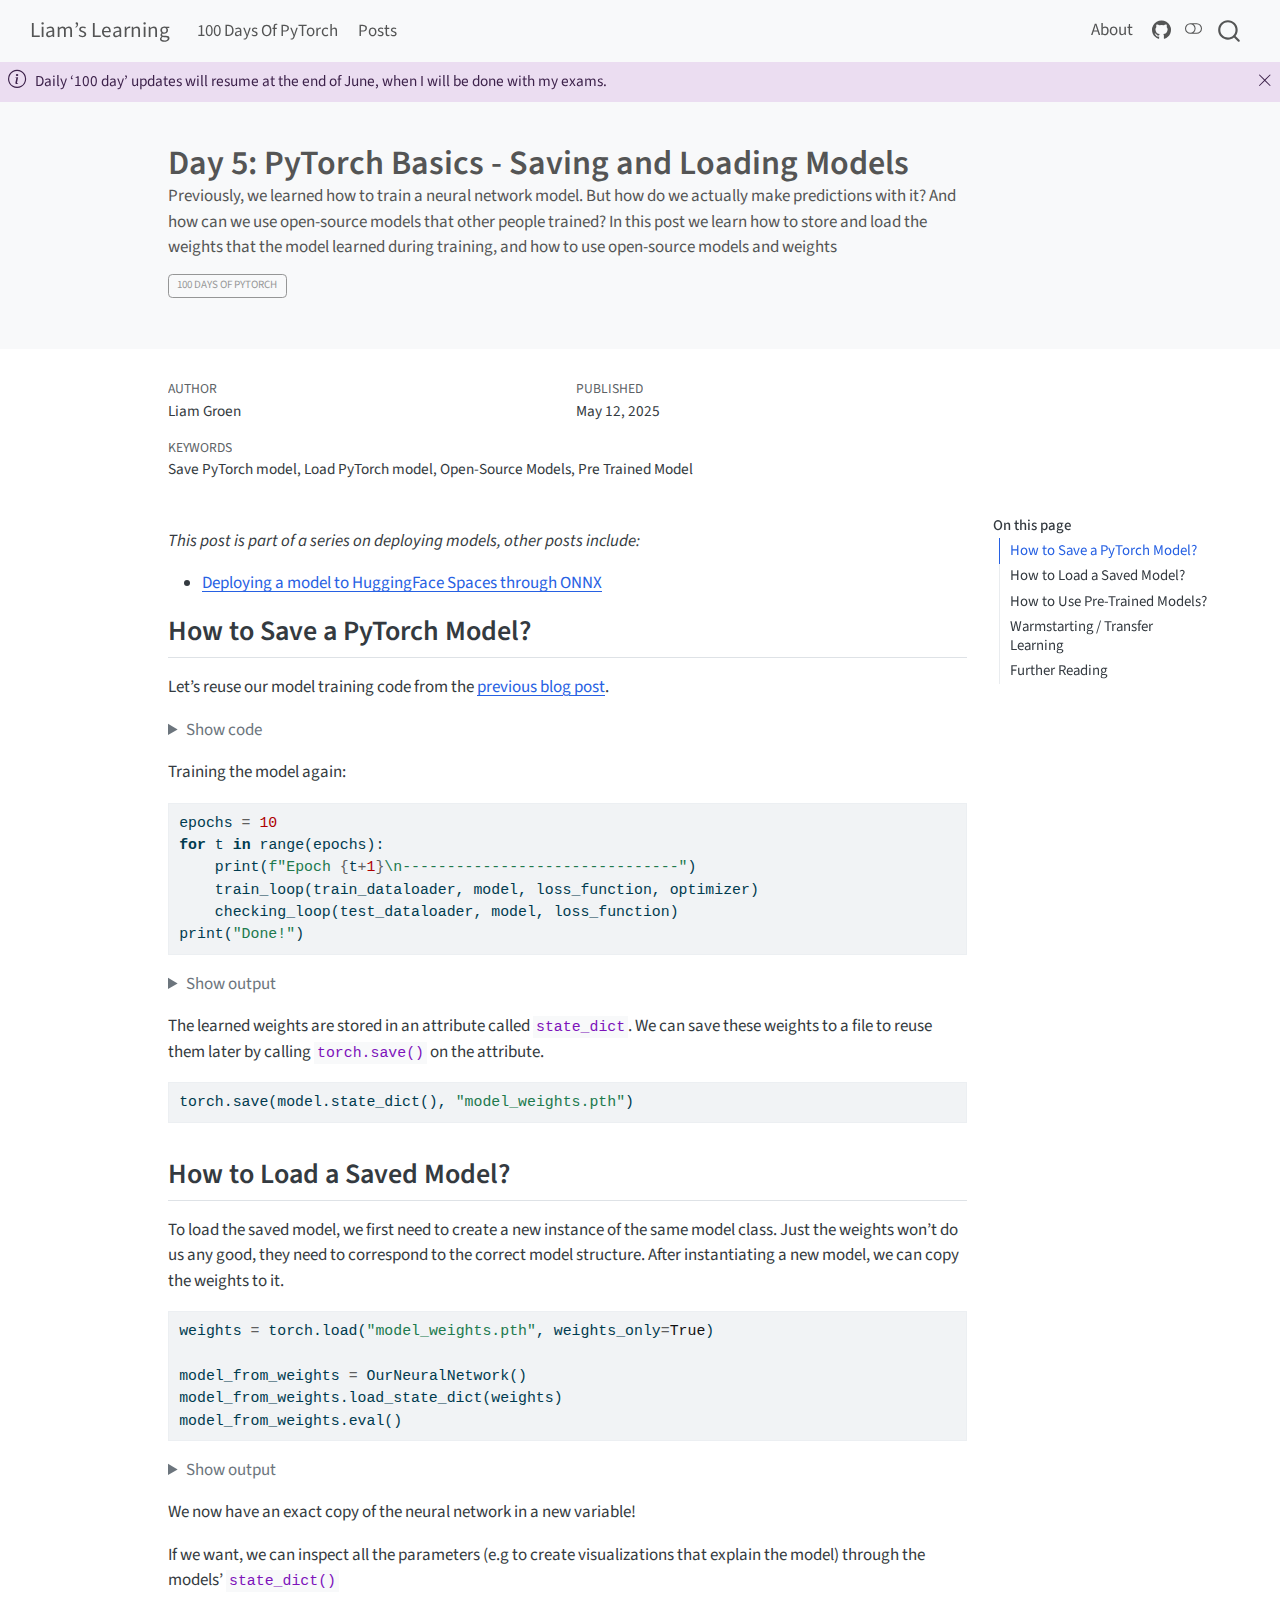
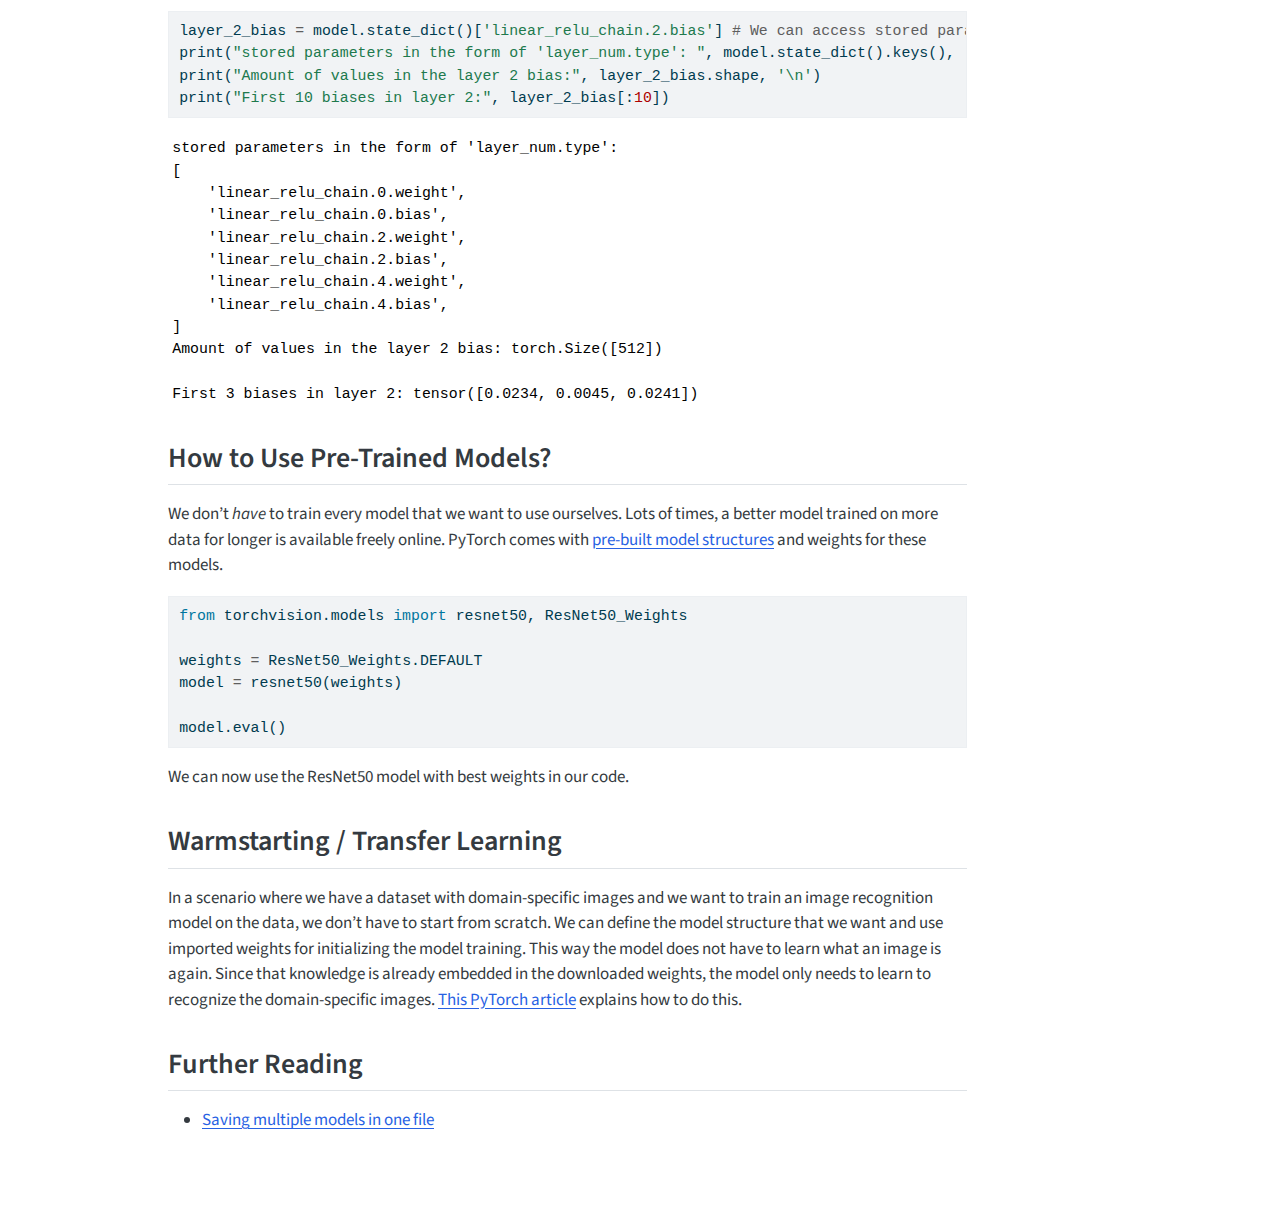
<file: posts/100-days-of-pytorch/day-5-save-and-load-model/index.html>
<!DOCTYPE html>
<html xmlns="http://www.w3.org/1999/xhtml" lang="en" xml:lang="en"><head>

<meta charset="utf-8">
<meta name="generator" content="quarto-1.7.31">

<meta name="viewport" content="width=device-width, initial-scale=1.0, user-scalable=yes">

<meta name="author" content="Liam Groen">
<meta name="dcterms.date" content="2025-05-12">
<meta name="keywords" content="Save PyTorch model, Load PyTorch model, Open-Source Models, Pre Trained Model">
<meta name="description" content="In this post we learn how to store and load the weights that the model learned during training, and how to use open-source models and weights, using torchvision.models">

<title>PyTorch Basics - Saving and Loading Models – Liam's Learning</title>
<style>
code{white-space: pre-wrap;}
span.smallcaps{font-variant: small-caps;}
div.columns{display: flex; gap: min(4vw, 1.5em);}
div.column{flex: auto; overflow-x: auto;}
div.hanging-indent{margin-left: 1.5em; text-indent: -1.5em;}
ul.task-list{list-style: none;}
ul.task-list li input[type="checkbox"] {
  width: 0.8em;
  margin: 0 0.8em 0.2em -1em; /* quarto-specific, see https://github.com/quarto-dev/quarto-cli/issues/4556 */ 
  vertical-align: middle;
}
/* CSS for syntax highlighting */
html { -webkit-text-size-adjust: 100%; }
pre > code.sourceCode { white-space: pre; position: relative; }
pre > code.sourceCode > span { display: inline-block; line-height: 1.25; }
pre > code.sourceCode > span:empty { height: 1.2em; }
.sourceCode { overflow: visible; }
code.sourceCode > span { color: inherit; text-decoration: inherit; }
div.sourceCode { margin: 1em 0; }
pre.sourceCode { margin: 0; }
@media screen {
div.sourceCode { overflow: auto; }
}
@media print {
pre > code.sourceCode { white-space: pre-wrap; }
pre > code.sourceCode > span { text-indent: -5em; padding-left: 5em; }
}
pre.numberSource code
  { counter-reset: source-line 0; }
pre.numberSource code > span
  { position: relative; left: -4em; counter-increment: source-line; }
pre.numberSource code > span > a:first-child::before
  { content: counter(source-line);
    position: relative; left: -1em; text-align: right; vertical-align: baseline;
    border: none; display: inline-block;
    -webkit-touch-callout: none; -webkit-user-select: none;
    -khtml-user-select: none; -moz-user-select: none;
    -ms-user-select: none; user-select: none;
    padding: 0 4px; width: 4em;
  }
pre.numberSource { margin-left: 3em;  padding-left: 4px; }
div.sourceCode
  {   }
@media screen {
pre > code.sourceCode > span > a:first-child::before { text-decoration: underline; }
}
</style>


<script src="../../../site_libs/quarto-nav/quarto-nav.js"></script>
<script src="../../../site_libs/quarto-nav/headroom.min.js"></script>
<script src="../../../site_libs/clipboard/clipboard.min.js"></script>
<script src="../../../site_libs/quarto-search/autocomplete.umd.js"></script>
<script src="../../../site_libs/quarto-search/fuse.min.js"></script>
<script src="../../../site_libs/quarto-search/quarto-search.js"></script>
<meta name="quarto:offset" content="../../../">
<script src="../../../site_libs/quarto-html/quarto.js" type="module"></script>
<script src="../../../site_libs/quarto-html/tabsets/tabsets.js" type="module"></script>
<script src="../../../site_libs/quarto-html/popper.min.js"></script>
<script src="../../../site_libs/quarto-html/tippy.umd.min.js"></script>
<script src="../../../site_libs/quarto-html/anchor.min.js"></script>
<link href="../../../site_libs/quarto-html/tippy.css" rel="stylesheet">
<link href="../../../site_libs/quarto-html/quarto-syntax-highlighting-e1a5c8363afafaef2c763b6775fbf3ca.css" rel="stylesheet" class="quarto-color-scheme" id="quarto-text-highlighting-styles">
<link href="../../../site_libs/quarto-html/quarto-syntax-highlighting-dark-8ef56b68f8fa1e9d2ba328e99e439f80.css" rel="stylesheet" class="quarto-color-scheme quarto-color-alternate" id="quarto-text-highlighting-styles">
<link href="../../../site_libs/quarto-html/quarto-syntax-highlighting-e1a5c8363afafaef2c763b6775fbf3ca.css" rel="stylesheet" class="quarto-color-scheme-extra" id="quarto-text-highlighting-styles">
<script src="../../../site_libs/bootstrap/bootstrap.min.js"></script>
<link href="../../../site_libs/bootstrap/bootstrap-icons.css" rel="stylesheet">
<link href="../../../site_libs/bootstrap/bootstrap-630147fbe0b9ab2b2a517857e522e257.min.css" rel="stylesheet" append-hash="true" class="quarto-color-scheme" id="quarto-bootstrap" data-mode="light">
<link href="../../../site_libs/bootstrap/bootstrap-dark-39017ca276f174ce8ea5a4ccd8dd1b5a.min.css" rel="stylesheet" append-hash="true" class="quarto-color-scheme quarto-color-alternate" id="quarto-bootstrap" data-mode="dark">
<link href="../../../site_libs/bootstrap/bootstrap-630147fbe0b9ab2b2a517857e522e257.min.css" rel="stylesheet" append-hash="true" class="quarto-color-scheme-extra" id="quarto-bootstrap" data-mode="light">
<script id="quarto-search-options" type="application/json">{
  "location": "navbar",
  "copy-button": false,
  "collapse-after": 3,
  "panel-placement": "end",
  "type": "overlay",
  "limit": 50,
  "keyboard-shortcut": [
    "f",
    "/",
    "s"
  ],
  "show-item-context": false,
  "language": {
    "search-no-results-text": "No results",
    "search-matching-documents-text": "matching documents",
    "search-copy-link-title": "Copy link to search",
    "search-hide-matches-text": "Hide additional matches",
    "search-more-match-text": "more match in this document",
    "search-more-matches-text": "more matches in this document",
    "search-clear-button-title": "Clear",
    "search-text-placeholder": "",
    "search-detached-cancel-button-title": "Cancel",
    "search-submit-button-title": "Submit",
    "search-label": "Search"
  }
}</script>
<script async="" src="https://www.googletagmanager.com/gtag/js?id=G-41DNWB0BJ3"></script>

<script type="text/javascript">

window.dataLayer = window.dataLayer || [];
function gtag(){dataLayer.push(arguments);}
gtag('js', new Date());
 
  gtag('consent', 'default', {
    'ad_storage': 'denied',
    'analytics_storage': 'denied'
  });
gtag('config', 'G-41DNWB0BJ3', { 'anonymize_ip': true});
</script>


<link rel="stylesheet" href="../../../styles.css">
<meta property="og:title" content="PyTorch Basics - Saving and Loading Models">
<meta property="og:description" content="Previously, we learned how to train a neural network model. But how do we actually make predictions with it? And how can we use open-source models that other people trained? In this post we learn how to store and load the weights that the model learned during training, and how to use open-source models and weights">
<meta property="og:image" content="https://liamgroen.nl/posts/100-days-of-pytorch/day-5-save-and-load-model/thumbnail.jpg">
<meta property="og:site_name" content="Liam's Learning">
</head>

<body class="nav-fixed quarto-light"><script id="quarto-html-before-body" type="application/javascript">
    const toggleBodyColorMode = (bsSheetEl) => {
      const mode = bsSheetEl.getAttribute("data-mode");
      const bodyEl = window.document.querySelector("body");
      if (mode === "dark") {
        bodyEl.classList.add("quarto-dark");
        bodyEl.classList.remove("quarto-light");
      } else {
        bodyEl.classList.add("quarto-light");
        bodyEl.classList.remove("quarto-dark");
      }
    }
    const toggleBodyColorPrimary = () => {
      const bsSheetEl = window.document.querySelector("link#quarto-bootstrap:not([rel=disabled-stylesheet])");
      if (bsSheetEl) {
        toggleBodyColorMode(bsSheetEl);
      }
    }
    const setColorSchemeToggle = (alternate) => {
      const toggles = window.document.querySelectorAll('.quarto-color-scheme-toggle');
      for (let i=0; i < toggles.length; i++) {
        const toggle = toggles[i];
        if (toggle) {
          if (alternate) {
            toggle.classList.add("alternate");
          } else {
            toggle.classList.remove("alternate");
          }
        }
      }
    };
    const toggleColorMode = (alternate) => {
      // Switch the stylesheets
      const primaryStylesheets = window.document.querySelectorAll('link.quarto-color-scheme:not(.quarto-color-alternate)');
      const alternateStylesheets = window.document.querySelectorAll('link.quarto-color-scheme.quarto-color-alternate');
      manageTransitions('#quarto-margin-sidebar .nav-link', false);
      if (alternate) {
        // note: dark is layered on light, we don't disable primary!
        enableStylesheet(alternateStylesheets);
        for (const sheetNode of alternateStylesheets) {
          if (sheetNode.id === "quarto-bootstrap") {
            toggleBodyColorMode(sheetNode);
          }
        }
      } else {
        disableStylesheet(alternateStylesheets);
        enableStylesheet(primaryStylesheets)
        toggleBodyColorPrimary();
      }
      manageTransitions('#quarto-margin-sidebar .nav-link', true);
      // Switch the toggles
      setColorSchemeToggle(alternate)
      // Hack to workaround the fact that safari doesn't
      // properly recolor the scrollbar when toggling (#1455)
      if (navigator.userAgent.indexOf('Safari') > 0 && navigator.userAgent.indexOf('Chrome') == -1) {
        manageTransitions("body", false);
        window.scrollTo(0, 1);
        setTimeout(() => {
          window.scrollTo(0, 0);
          manageTransitions("body", true);
        }, 40);
      }
    }
    const disableStylesheet = (stylesheets) => {
      for (let i=0; i < stylesheets.length; i++) {
        const stylesheet = stylesheets[i];
        stylesheet.rel = 'disabled-stylesheet';
      }
    }
    const enableStylesheet = (stylesheets) => {
      for (let i=0; i < stylesheets.length; i++) {
        const stylesheet = stylesheets[i];
        if(stylesheet.rel !== 'stylesheet') { // for Chrome, which will still FOUC without this check
          stylesheet.rel = 'stylesheet';
        }
      }
    }
    const manageTransitions = (selector, allowTransitions) => {
      const els = window.document.querySelectorAll(selector);
      for (let i=0; i < els.length; i++) {
        const el = els[i];
        if (allowTransitions) {
          el.classList.remove('notransition');
        } else {
          el.classList.add('notransition');
        }
      }
    }
    const isFileUrl = () => {
      return window.location.protocol === 'file:';
    }
    const hasAlternateSentinel = () => {
      let styleSentinel = getColorSchemeSentinel();
      if (styleSentinel !== null) {
        return styleSentinel === "alternate";
      } else {
        return false;
      }
    }
    const setStyleSentinel = (alternate) => {
      const value = alternate ? "alternate" : "default";
      if (!isFileUrl()) {
        window.localStorage.setItem("quarto-color-scheme", value);
      } else {
        localAlternateSentinel = value;
      }
    }
    const getColorSchemeSentinel = () => {
      if (!isFileUrl()) {
        const storageValue = window.localStorage.getItem("quarto-color-scheme");
        return storageValue != null ? storageValue : localAlternateSentinel;
      } else {
        return localAlternateSentinel;
      }
    }
    const toggleGiscusIfUsed = (isAlternate, darkModeDefault) => {
      const baseTheme = document.querySelector('#giscus-base-theme')?.value ?? 'light';
      const alternateTheme = document.querySelector('#giscus-alt-theme')?.value ?? 'dark';
      let newTheme = '';
      if(authorPrefersDark) {
        newTheme = isAlternate ? baseTheme : alternateTheme;
      } else {
        newTheme = isAlternate ? alternateTheme : baseTheme;
      }
      const changeGiscusTheme = () => {
        // From: https://github.com/giscus/giscus/issues/336
        const sendMessage = (message) => {
          const iframe = document.querySelector('iframe.giscus-frame');
          if (!iframe) return;
          iframe.contentWindow.postMessage({ giscus: message }, 'https://giscus.app');
        }
        sendMessage({
          setConfig: {
            theme: newTheme
          }
        });
      }
      const isGiscussLoaded = window.document.querySelector('iframe.giscus-frame') !== null;
      if (isGiscussLoaded) {
        changeGiscusTheme();
      }
    };
    const authorPrefersDark = false;
    const queryPrefersDark = window.matchMedia('(prefers-color-scheme: dark)');
    const darkModeDefault = queryPrefersDark.matches;
      document.querySelector('link#quarto-text-highlighting-styles.quarto-color-scheme-extra').rel = 'disabled-stylesheet';
      document.querySelector('link#quarto-bootstrap.quarto-color-scheme-extra').rel = 'disabled-stylesheet';
    let localAlternateSentinel = darkModeDefault ? 'alternate' : 'default';
    // Dark / light mode switch
    window.quartoToggleColorScheme = () => {
      // Read the current dark / light value
      let toAlternate = !hasAlternateSentinel();
      toggleColorMode(toAlternate);
      setStyleSentinel(toAlternate);
      toggleGiscusIfUsed(toAlternate, darkModeDefault);
      window.dispatchEvent(new Event('resize'));
    };
    queryPrefersDark.addEventListener("change", e => {
      if(window.localStorage.getItem("quarto-color-scheme") !== null)
        return;
      const alternate = e.matches
      toggleColorMode(alternate);
      localAlternateSentinel = e.matches ? 'alternate' : 'default'; // this is used alongside local storage!
      toggleGiscusIfUsed(alternate, darkModeDefault);
    });
    // Switch to dark mode if need be
    if (hasAlternateSentinel()) {
      toggleColorMode(true);
    } else {
      toggleColorMode(false);
    }
  </script>

<div id="quarto-search-results"></div>
  <header id="quarto-header" class="headroom fixed-top quarto-banner">
    <nav class="navbar navbar-expand-lg " data-bs-theme="dark">
      <div class="navbar-container container-fluid">
      <div class="navbar-brand-container mx-auto">
    <a class="navbar-brand" href="../../../index.html">
    <span class="navbar-title">Liam’s Learning</span>
    </a>
  </div>
            <div id="quarto-search" class="" title="Search"></div>
          <button class="navbar-toggler" type="button" data-bs-toggle="collapse" data-bs-target="#navbarCollapse" aria-controls="navbarCollapse" role="menu" aria-expanded="false" aria-label="Toggle navigation" onclick="if (window.quartoToggleHeadroom) { window.quartoToggleHeadroom(); }">
  <span class="navbar-toggler-icon"></span>
</button>
          <div class="collapse navbar-collapse" id="navbarCollapse">
            <ul class="navbar-nav navbar-nav-scroll me-auto">
  <li class="nav-item">
    <a class="nav-link" href="../../../100-days-of-pytorch.html"> 
<span class="menu-text">100 Days Of PyTorch</span></a>
  </li>  
  <li class="nav-item">
    <a class="nav-link" href="../../../posts.html"> 
<span class="menu-text">Posts</span></a>
  </li>  
</ul>
            <ul class="navbar-nav navbar-nav-scroll ms-auto">
  <li class="nav-item">
    <a class="nav-link" href="../../../about.html"> 
<span class="menu-text">About</span></a>
  </li>  
  <li class="nav-item compact">
    <a class="nav-link" href="https://github.com/liamgroen"> <i class="bi bi-github" role="img">
</i> 
<span class="menu-text"></span></a>
  </li>  
</ul>
          </div> <!-- /navcollapse -->
            <div class="quarto-navbar-tools">
  <a href="" class="quarto-color-scheme-toggle quarto-navigation-tool  px-1" onclick="window.quartoToggleColorScheme(); return false;" title="Toggle dark mode"><i class="bi"></i></a>
</div>
      </div> <!-- /container-fluid -->
    </nav>
  <div id="quarto-announcement" data-announcement-id="65dbd6c50ac49b8a389886ebce9e21d4" class="alert alert-info hidden"><i class="bi bi-info-circle quarto-announcement-icon"></i><div class="quarto-announcement-content">
<p>Daily ‘100 day’ updates will resume at the end of June, when I will be done with my exams.</p>
</div><i class="bi bi-x-lg quarto-announcement-action"></i></div>
</header>
<!-- content -->
<header id="title-block-header" class="quarto-title-block default page-columns page-full">
  <div class="quarto-title-banner page-columns page-full">
    <div class="quarto-title column-body">
      <h1 class="title">Day 5: PyTorch Basics - Saving and Loading Models</h1>
                  <div>
        <div class="description">
          Previously, we learned how to train a neural network model. But how do we actually make predictions with it? And how can we use open-source models that other people trained? In this post we learn how to store and load the weights that the model learned during training, and how to use open-source models and weights
        </div>
      </div>
                          <div class="quarto-categories">
                <div class="quarto-category">100 Days Of PyTorch</div>
              </div>
                  </div>
  </div>
    
  
  <div class="quarto-title-meta">

      <div>
      <div class="quarto-title-meta-heading">Author</div>
      <div class="quarto-title-meta-contents">
               <p>Liam Groen </p>
            </div>
    </div>
      
      <div>
      <div class="quarto-title-meta-heading">Published</div>
      <div class="quarto-title-meta-contents">
        <p class="date">May 12, 2025</p>
      </div>
    </div>
    
      
    </div>
    

  <div>
    <div class="keywords">
      <div class="block-title">Keywords</div>
      <p>Save PyTorch model, Load PyTorch model, Open-Source Models, Pre Trained Model</p>
    </div>
  </div>
  
  </header><div id="quarto-content" class="quarto-container page-columns page-rows-contents page-layout-article page-navbar">
<!-- sidebar -->
<!-- margin-sidebar -->
    <div id="quarto-margin-sidebar" class="sidebar margin-sidebar">
        <nav id="TOC" role="doc-toc" class="toc-active">
    <h2 id="toc-title">On this page</h2>
   
  <ul>
  <li><a href="#how-to-save-a-pytorch-model" id="toc-how-to-save-a-pytorch-model" class="nav-link active" data-scroll-target="#how-to-save-a-pytorch-model">How to Save a PyTorch Model?</a></li>
  <li><a href="#how-to-load-a-saved-model" id="toc-how-to-load-a-saved-model" class="nav-link" data-scroll-target="#how-to-load-a-saved-model">How to Load a Saved Model?</a></li>
  <li><a href="#how-to-use-pre-trained-models" id="toc-how-to-use-pre-trained-models" class="nav-link" data-scroll-target="#how-to-use-pre-trained-models">How to Use Pre-Trained Models?</a></li>
  <li><a href="#warmstarting-transfer-learning" id="toc-warmstarting-transfer-learning" class="nav-link" data-scroll-target="#warmstarting-transfer-learning">Warmstarting / Transfer Learning</a></li>
  <li><a href="#further-reading" id="toc-further-reading" class="nav-link" data-scroll-target="#further-reading">Further Reading</a></li>
  </ul>
</nav>
    </div>
<!-- main -->
<main class="content quarto-banner-title-block" id="quarto-document-content">






<p><em>This post is part of a series on deploying models, other posts include:</em></p>
<ul>
<li><a href="../../../posts/100-days-of-pytorch/day-6-deploying-model-to-huggingface-spaces-through-onnx/index.html">Deploying a model to HuggingFace Spaces through ONNX</a></li>
</ul>
<section id="how-to-save-a-pytorch-model" class="level2">
<h2 class="anchored" data-anchor-id="how-to-save-a-pytorch-model">How to Save a PyTorch Model?</h2>
<p>Let’s reuse our model training code from the <a href="../../../posts/100-days-of-pytorch/day-4-building-and-training-a-neural-network/index.html">previous blog post</a>.</p>
<div id="8e8c28fb" class="cell" data-execution_count="1">
<details class="code-fold">
<summary>Show code</summary>
<div class="sourceCode cell-code" id="cb1"><pre class="sourceCode python code-with-copy"><code class="sourceCode python"><span id="cb1-1"><a href="#cb1-1" aria-hidden="true" tabindex="-1"></a><span class="im">import</span> torch</span>
<span id="cb1-2"><a href="#cb1-2" aria-hidden="true" tabindex="-1"></a><span class="im">import</span> numpy <span class="im">as</span> np</span>
<span id="cb1-3"><a href="#cb1-3" aria-hidden="true" tabindex="-1"></a><span class="im">from</span> torch <span class="im">import</span> nn</span>
<span id="cb1-4"><a href="#cb1-4" aria-hidden="true" tabindex="-1"></a><span class="im">from</span> torch.utils.data <span class="im">import</span> DataLoader</span>
<span id="cb1-5"><a href="#cb1-5" aria-hidden="true" tabindex="-1"></a><span class="im">from</span> torchvision <span class="im">import</span> datasets, transforms</span>
<span id="cb1-6"><a href="#cb1-6" aria-hidden="true" tabindex="-1"></a><span class="im">from</span> torchvision.transforms <span class="im">import</span> ToTensor</span>
<span id="cb1-7"><a href="#cb1-7" aria-hidden="true" tabindex="-1"></a></span>
<span id="cb1-8"><a href="#cb1-8" aria-hidden="true" tabindex="-1"></a>training_data <span class="op">=</span> datasets.FashionMNIST(</span>
<span id="cb1-9"><a href="#cb1-9" aria-hidden="true" tabindex="-1"></a>    root<span class="op">=</span><span class="st">"data"</span>,</span>
<span id="cb1-10"><a href="#cb1-10" aria-hidden="true" tabindex="-1"></a>    train<span class="op">=</span><span class="va">True</span>,</span>
<span id="cb1-11"><a href="#cb1-11" aria-hidden="true" tabindex="-1"></a>    download<span class="op">=</span><span class="va">True</span>,</span>
<span id="cb1-12"><a href="#cb1-12" aria-hidden="true" tabindex="-1"></a>    transform<span class="op">=</span>ToTensor()</span>
<span id="cb1-13"><a href="#cb1-13" aria-hidden="true" tabindex="-1"></a>)</span>
<span id="cb1-14"><a href="#cb1-14" aria-hidden="true" tabindex="-1"></a></span>
<span id="cb1-15"><a href="#cb1-15" aria-hidden="true" tabindex="-1"></a>test_data <span class="op">=</span> datasets.FashionMNIST(</span>
<span id="cb1-16"><a href="#cb1-16" aria-hidden="true" tabindex="-1"></a>    root<span class="op">=</span><span class="st">"data"</span>,</span>
<span id="cb1-17"><a href="#cb1-17" aria-hidden="true" tabindex="-1"></a>    train<span class="op">=</span><span class="va">False</span>,</span>
<span id="cb1-18"><a href="#cb1-18" aria-hidden="true" tabindex="-1"></a>    download<span class="op">=</span><span class="va">True</span>,</span>
<span id="cb1-19"><a href="#cb1-19" aria-hidden="true" tabindex="-1"></a>    transform<span class="op">=</span>ToTensor()</span>
<span id="cb1-20"><a href="#cb1-20" aria-hidden="true" tabindex="-1"></a>)</span>
<span id="cb1-21"><a href="#cb1-21" aria-hidden="true" tabindex="-1"></a></span>
<span id="cb1-22"><a href="#cb1-22" aria-hidden="true" tabindex="-1"></a>train_dataloader <span class="op">=</span> DataLoader(training_data, batch_size<span class="op">=</span><span class="dv">64</span>, shuffle<span class="op">=</span><span class="va">True</span>)</span>
<span id="cb1-23"><a href="#cb1-23" aria-hidden="true" tabindex="-1"></a>test_dataloader <span class="op">=</span> DataLoader(test_data, batch_size<span class="op">=</span><span class="dv">64</span>, shuffle<span class="op">=</span><span class="va">True</span>)</span>
<span id="cb1-24"><a href="#cb1-24" aria-hidden="true" tabindex="-1"></a></span>
<span id="cb1-25"><a href="#cb1-25" aria-hidden="true" tabindex="-1"></a><span class="kw">class</span> OurNeuralNetwork(nn.Module):</span>
<span id="cb1-26"><a href="#cb1-26" aria-hidden="true" tabindex="-1"></a>    <span class="kw">def</span> <span class="fu">__init__</span>(<span class="va">self</span>):</span>
<span id="cb1-27"><a href="#cb1-27" aria-hidden="true" tabindex="-1"></a>        <span class="bu">super</span>().<span class="fu">__init__</span>()</span>
<span id="cb1-28"><a href="#cb1-28" aria-hidden="true" tabindex="-1"></a></span>
<span id="cb1-29"><a href="#cb1-29" aria-hidden="true" tabindex="-1"></a>        <span class="co"># Define neural net structure here, so we can store weights in them.</span></span>
<span id="cb1-30"><a href="#cb1-30" aria-hidden="true" tabindex="-1"></a>        <span class="va">self</span>.flatten <span class="op">=</span> nn.Flatten()</span>
<span id="cb1-31"><a href="#cb1-31" aria-hidden="true" tabindex="-1"></a>        <span class="va">self</span>.linear_relu_chain <span class="op">=</span> nn.Sequential(</span>
<span id="cb1-32"><a href="#cb1-32" aria-hidden="true" tabindex="-1"></a>            nn.Linear(in_features<span class="op">=</span><span class="dv">28</span><span class="op">*</span><span class="dv">28</span>, out_features<span class="op">=</span><span class="dv">512</span>),</span>
<span id="cb1-33"><a href="#cb1-33" aria-hidden="true" tabindex="-1"></a>            nn.ReLU(),</span>
<span id="cb1-34"><a href="#cb1-34" aria-hidden="true" tabindex="-1"></a>            nn.Linear(in_features<span class="op">=</span><span class="dv">512</span>, out_features<span class="op">=</span><span class="dv">512</span>),</span>
<span id="cb1-35"><a href="#cb1-35" aria-hidden="true" tabindex="-1"></a>            nn.ReLU(),</span>
<span id="cb1-36"><a href="#cb1-36" aria-hidden="true" tabindex="-1"></a>            nn.Linear(<span class="dv">512</span>, <span class="dv">10</span>)</span>
<span id="cb1-37"><a href="#cb1-37" aria-hidden="true" tabindex="-1"></a>        )</span>
<span id="cb1-38"><a href="#cb1-38" aria-hidden="true" tabindex="-1"></a>    </span>
<span id="cb1-39"><a href="#cb1-39" aria-hidden="true" tabindex="-1"></a>    <span class="kw">def</span> forward(<span class="va">self</span>, <span class="bu">input</span>):</span>
<span id="cb1-40"><a href="#cb1-40" aria-hidden="true" tabindex="-1"></a>        <span class="co"># Use neural net structure to pass input data through</span></span>
<span id="cb1-41"><a href="#cb1-41" aria-hidden="true" tabindex="-1"></a></span>
<span id="cb1-42"><a href="#cb1-42" aria-hidden="true" tabindex="-1"></a>        <span class="bu">input</span> <span class="op">=</span> <span class="va">self</span>.flatten(<span class="bu">input</span>) <span class="co"># Shape: (28,28) -&gt; shape: (784)</span></span>
<span id="cb1-43"><a href="#cb1-43" aria-hidden="true" tabindex="-1"></a></span>
<span id="cb1-44"><a href="#cb1-44" aria-hidden="true" tabindex="-1"></a>        predictions <span class="op">=</span> <span class="va">self</span>.linear_relu_chain(<span class="bu">input</span>) <span class="co"># Shape: (784) -&gt; shape: (512) -&gt; shape: (512) -&gt; shape: (10)</span></span>
<span id="cb1-45"><a href="#cb1-45" aria-hidden="true" tabindex="-1"></a>        </span>
<span id="cb1-46"><a href="#cb1-46" aria-hidden="true" tabindex="-1"></a>        <span class="cf">return</span> predictions</span>
<span id="cb1-47"><a href="#cb1-47" aria-hidden="true" tabindex="-1"></a></span>
<span id="cb1-48"><a href="#cb1-48" aria-hidden="true" tabindex="-1"></a><span class="kw">def</span> train_loop(dataloader, model, loss_func, optimizer):</span>
<span id="cb1-49"><a href="#cb1-49" aria-hidden="true" tabindex="-1"></a>    size <span class="op">=</span> <span class="bu">len</span>(dataloader.dataset)</span>
<span id="cb1-50"><a href="#cb1-50" aria-hidden="true" tabindex="-1"></a>    model.train() <span class="co"># Set model to training mode</span></span>
<span id="cb1-51"><a href="#cb1-51" aria-hidden="true" tabindex="-1"></a></span>
<span id="cb1-52"><a href="#cb1-52" aria-hidden="true" tabindex="-1"></a>    <span class="co"># Update parameters each new batch</span></span>
<span id="cb1-53"><a href="#cb1-53" aria-hidden="true" tabindex="-1"></a>    <span class="cf">for</span> batch, (images, labels) <span class="kw">in</span> <span class="bu">enumerate</span>(dataloader):</span>
<span id="cb1-54"><a href="#cb1-54" aria-hidden="true" tabindex="-1"></a>        model_predictions <span class="op">=</span> model(images)</span>
<span id="cb1-55"><a href="#cb1-55" aria-hidden="true" tabindex="-1"></a>        loss <span class="op">=</span> loss_func(model_predictions, labels)</span>
<span id="cb1-56"><a href="#cb1-56" aria-hidden="true" tabindex="-1"></a></span>
<span id="cb1-57"><a href="#cb1-57" aria-hidden="true" tabindex="-1"></a>        <span class="co"># Compute gradient with backpropagation</span></span>
<span id="cb1-58"><a href="#cb1-58" aria-hidden="true" tabindex="-1"></a>        loss.backward()</span>
<span id="cb1-59"><a href="#cb1-59" aria-hidden="true" tabindex="-1"></a>        optimizer.step()</span>
<span id="cb1-60"><a href="#cb1-60" aria-hidden="true" tabindex="-1"></a>        optimizer.zero_grad()</span>
<span id="cb1-61"><a href="#cb1-61" aria-hidden="true" tabindex="-1"></a></span>
<span id="cb1-62"><a href="#cb1-62" aria-hidden="true" tabindex="-1"></a>        <span class="co"># Something to look at while model trains</span></span>
<span id="cb1-63"><a href="#cb1-63" aria-hidden="true" tabindex="-1"></a>        <span class="cf">if</span> batch <span class="op">%</span> <span class="dv">100</span> <span class="op">==</span> <span class="dv">0</span>:</span>
<span id="cb1-64"><a href="#cb1-64" aria-hidden="true" tabindex="-1"></a>            loss, current <span class="op">=</span> loss.item(), batch <span class="op">*</span> batch_size <span class="op">+</span> <span class="bu">len</span>(images)</span>
<span id="cb1-65"><a href="#cb1-65" aria-hidden="true" tabindex="-1"></a>            <span class="bu">print</span>(<span class="ss">f"loss: </span><span class="sc">{</span>loss<span class="sc">:&gt;7f}</span><span class="ss">  [</span><span class="sc">{</span>current<span class="sc">:&gt;5d}</span><span class="ss">/</span><span class="sc">{</span>size<span class="sc">:&gt;5d}</span><span class="ss">]"</span>)</span>
<span id="cb1-66"><a href="#cb1-66" aria-hidden="true" tabindex="-1"></a></span>
<span id="cb1-67"><a href="#cb1-67" aria-hidden="true" tabindex="-1"></a></span>
<span id="cb1-68"><a href="#cb1-68" aria-hidden="true" tabindex="-1"></a><span class="kw">def</span> checking_loop(dataloader, model, loss_func):</span>
<span id="cb1-69"><a href="#cb1-69" aria-hidden="true" tabindex="-1"></a>    size <span class="op">=</span> <span class="bu">len</span>(dataloader.dataset)</span>
<span id="cb1-70"><a href="#cb1-70" aria-hidden="true" tabindex="-1"></a>    number_of_batches <span class="op">=</span> <span class="bu">len</span>(dataloader)</span>
<span id="cb1-71"><a href="#cb1-71" aria-hidden="true" tabindex="-1"></a>    test_loss, correct_amount <span class="op">=</span> <span class="dv">0</span>, <span class="dv">0</span></span>
<span id="cb1-72"><a href="#cb1-72" aria-hidden="true" tabindex="-1"></a></span>
<span id="cb1-73"><a href="#cb1-73" aria-hidden="true" tabindex="-1"></a>    model.<span class="bu">eval</span>() <span class="co"># Set model to check/test mode</span></span>
<span id="cb1-74"><a href="#cb1-74" aria-hidden="true" tabindex="-1"></a></span>
<span id="cb1-75"><a href="#cb1-75" aria-hidden="true" tabindex="-1"></a>    <span class="cf">with</span> torch.no_grad(): <span class="co"># We don't need to update parameters anymore. This speeds up testing.</span></span>
<span id="cb1-76"><a href="#cb1-76" aria-hidden="true" tabindex="-1"></a></span>
<span id="cb1-77"><a href="#cb1-77" aria-hidden="true" tabindex="-1"></a>        <span class="co"># This dataloader contains the test images</span></span>
<span id="cb1-78"><a href="#cb1-78" aria-hidden="true" tabindex="-1"></a>        <span class="cf">for</span> images, labels <span class="kw">in</span> dataloader:</span>
<span id="cb1-79"><a href="#cb1-79" aria-hidden="true" tabindex="-1"></a>            model_predictions <span class="op">=</span> model(images)</span>
<span id="cb1-80"><a href="#cb1-80" aria-hidden="true" tabindex="-1"></a>            </span>
<span id="cb1-81"><a href="#cb1-81" aria-hidden="true" tabindex="-1"></a>            loss <span class="op">=</span> loss_func(model_predictions, labels).item()</span>
<span id="cb1-82"><a href="#cb1-82" aria-hidden="true" tabindex="-1"></a>            test_loss <span class="op">+=</span> loss</span>
<span id="cb1-83"><a href="#cb1-83" aria-hidden="true" tabindex="-1"></a></span>
<span id="cb1-84"><a href="#cb1-84" aria-hidden="true" tabindex="-1"></a>            predicted_labels <span class="op">=</span> nn.Softmax(dim<span class="op">=</span><span class="dv">1</span>)(model_predictions).argmax(<span class="dv">1</span>)</span>
<span id="cb1-85"><a href="#cb1-85" aria-hidden="true" tabindex="-1"></a>            correct <span class="op">=</span> predicted_labels <span class="op">==</span> labels</span>
<span id="cb1-86"><a href="#cb1-86" aria-hidden="true" tabindex="-1"></a>            <span class="co"># Turn every 'True' into a 1, and sum over them, converting the resulting tensor to a python integer</span></span>
<span id="cb1-87"><a href="#cb1-87" aria-hidden="true" tabindex="-1"></a>            correct_amount <span class="op">+=</span> correct.<span class="bu">type</span>(torch.<span class="bu">float</span>).<span class="bu">sum</span>().item()</span>
<span id="cb1-88"><a href="#cb1-88" aria-hidden="true" tabindex="-1"></a></span>
<span id="cb1-89"><a href="#cb1-89" aria-hidden="true" tabindex="-1"></a>    test_loss <span class="op">/=</span> number_of_batches</span>
<span id="cb1-90"><a href="#cb1-90" aria-hidden="true" tabindex="-1"></a>    correct_amount <span class="op">/=</span> size</span>
<span id="cb1-91"><a href="#cb1-91" aria-hidden="true" tabindex="-1"></a>    <span class="bu">print</span>(<span class="ss">f"Test Error: </span><span class="ch">\n</span><span class="ss"> Accuracy: </span><span class="sc">{</span>(<span class="dv">100</span><span class="op">*</span>correct_amount)<span class="sc">:&gt;0.1f}</span><span class="ss">%, Avg loss: </span><span class="sc">{</span>test_loss<span class="sc">:&gt;8f}</span><span class="ss"> </span><span class="ch">\n</span><span class="ss">"</span>)</span>
<span id="cb1-92"><a href="#cb1-92" aria-hidden="true" tabindex="-1"></a></span>
<span id="cb1-93"><a href="#cb1-93" aria-hidden="true" tabindex="-1"></a></span>
<span id="cb1-94"><a href="#cb1-94" aria-hidden="true" tabindex="-1"></a>model <span class="op">=</span> OurNeuralNetwork().to(<span class="st">"cpu"</span>)</span>
<span id="cb1-95"><a href="#cb1-95" aria-hidden="true" tabindex="-1"></a></span>
<span id="cb1-96"><a href="#cb1-96" aria-hidden="true" tabindex="-1"></a>learning_rate <span class="op">=</span> <span class="fl">1e-3</span></span>
<span id="cb1-97"><a href="#cb1-97" aria-hidden="true" tabindex="-1"></a>batch_size <span class="op">=</span> <span class="dv">64</span></span>
<span id="cb1-98"><a href="#cb1-98" aria-hidden="true" tabindex="-1"></a>epochs <span class="op">=</span> <span class="dv">5</span></span>
<span id="cb1-99"><a href="#cb1-99" aria-hidden="true" tabindex="-1"></a></span>
<span id="cb1-100"><a href="#cb1-100" aria-hidden="true" tabindex="-1"></a>loss_function <span class="op">=</span> nn.CrossEntropyLoss()</span>
<span id="cb1-101"><a href="#cb1-101" aria-hidden="true" tabindex="-1"></a>optimizer <span class="op">=</span> torch.optim.SGD(model.parameters(), lr<span class="op">=</span>learning_rate)</span></code><button title="Copy to Clipboard" class="code-copy-button"><i class="bi"></i></button></pre></div>
</details>
</div>
<p>Training the model again:</p>
<div id="20732fe2" class="cell" data-execution_count="2">
<div class="sourceCode cell-code" id="cb2"><pre class="sourceCode python code-with-copy"><code class="sourceCode python"><span id="cb2-1"><a href="#cb2-1" aria-hidden="true" tabindex="-1"></a>epochs <span class="op">=</span> <span class="dv">10</span></span>
<span id="cb2-2"><a href="#cb2-2" aria-hidden="true" tabindex="-1"></a><span class="cf">for</span> t <span class="kw">in</span> <span class="bu">range</span>(epochs):</span>
<span id="cb2-3"><a href="#cb2-3" aria-hidden="true" tabindex="-1"></a>    <span class="bu">print</span>(<span class="ss">f"Epoch </span><span class="sc">{</span>t<span class="op">+</span><span class="dv">1</span><span class="sc">}</span><span class="ch">\n</span><span class="ss">-------------------------------"</span>)</span>
<span id="cb2-4"><a href="#cb2-4" aria-hidden="true" tabindex="-1"></a>    train_loop(train_dataloader, model, loss_function, optimizer)</span>
<span id="cb2-5"><a href="#cb2-5" aria-hidden="true" tabindex="-1"></a>    checking_loop(test_dataloader, model, loss_function)</span>
<span id="cb2-6"><a href="#cb2-6" aria-hidden="true" tabindex="-1"></a><span class="bu">print</span>(<span class="st">"Done!"</span>)</span></code><button title="Copy to Clipboard" class="code-copy-button"><i class="bi"></i></button></pre></div>
</div>
<details>
<summary>
Show output
</summary>
<div id="b5c24d43" class="cell" data-execution_count="3">
<div class="cell-output cell-output-stdout">
<pre><code>
Epoch 1
-------------------------------
loss: 1.469673  [   64/60000]
loss: 1.433510  [ 6464/60000]
loss: 1.416146  [12864/60000]
loss: 1.377274  [19264/60000]
loss: 1.353796  [25664/60000]
loss: 1.429164  [32064/60000]
loss: 1.270087  [38464/60000]
loss: 1.251621  [44864/60000]
loss: 1.361366  [51264/60000]
loss: 1.273360  [57664/60000]
Test Error: 
 Accuracy: 63.7%, Avg loss: 1.244470 

Epoch 2
-------------------------------
loss: 1.250782  [   64/60000]
loss: 1.358424  [ 6464/60000]
loss: 1.121522  [12864/60000]
loss: 1.036822  [19264/60000]
loss: 1.188575  [25664/60000]
loss: 1.127103  [32064/60000]
loss: 1.138114  [38464/60000]
loss: 1.059073  [44864/60000]
loss: 1.033557  [51264/60000]
loss: 1.098557  [57664/60000]
Test Error: 
 Accuracy: 65.0%, Avg loss: 1.083130 

Epoch 3
-------------------------------
loss: 1.070835  [   64/60000]
loss: 1.022191  [ 6464/60000]
loss: 1.005594  [12864/60000]
loss: 0.993012  [19264/60000]
loss: 1.047417  [25664/60000]
loss: 1.001495  [32064/60000]
loss: 1.095251  [38464/60000]
loss: 0.926997  [44864/60000]
loss: 0.960782  [51264/60000]
loss: 0.937367  [57664/60000]
Test Error: 
 Accuracy: 66.1%, Avg loss: 0.979457 

Epoch 4
-------------------------------
loss: 0.900051  [   64/60000]
loss: 1.099103  [ 6464/60000]
loss: 1.052053  [12864/60000]
loss: 0.843110  [19264/60000]
loss: 0.914962  [25664/60000]
loss: 1.017330  [32064/60000]
loss: 0.707650  [38464/60000]
loss: 0.890666  [44864/60000]
loss: 1.078490  [51264/60000]
loss: 0.758047  [57664/60000]
Test Error: 
 Accuracy: 67.3%, Avg loss: 0.909492 

Epoch 5
-------------------------------
loss: 0.935071  [   64/60000]
loss: 0.930360  [ 6464/60000]
loss: 0.886458  [12864/60000]
loss: 0.747989  [19264/60000]
loss: 0.919060  [25664/60000]
loss: 0.857149  [32064/60000]
loss: 0.808115  [38464/60000]
loss: 0.957309  [44864/60000]
loss: 0.915866  [51264/60000]
loss: 1.035016  [57664/60000]
Test Error: 
 Accuracy: 68.0%, Avg loss: 0.857042 

Epoch 6
-------------------------------
loss: 0.711309  [   64/60000]
loss: 0.731404  [ 6464/60000]
loss: 0.778495  [12864/60000]
loss: 0.826608  [19264/60000]
loss: 0.690381  [25664/60000]
loss: 0.793883  [32064/60000]
loss: 1.049005  [38464/60000]
loss: 0.860935  [44864/60000]
loss: 0.850578  [51264/60000]
loss: 0.894870  [57664/60000]
Test Error: 
 Accuracy: 69.2%, Avg loss: 0.820537 

Epoch 7
-------------------------------
loss: 0.751307  [   64/60000]
loss: 0.690765  [ 6464/60000]
loss: 0.885832  [12864/60000]
loss: 0.810388  [19264/60000]
loss: 0.656271  [25664/60000]
loss: 0.795354  [32064/60000]
loss: 0.873639  [38464/60000]
loss: 0.952544  [44864/60000]
loss: 0.621379  [51264/60000]
loss: 0.782824  [57664/60000]
Test Error: 
 Accuracy: 70.0%, Avg loss: 0.791091 

Epoch 8
-------------------------------
loss: 0.706885  [   64/60000]
loss: 0.791194  [ 6464/60000]
loss: 0.665691  [12864/60000]
loss: 0.586563  [19264/60000]
loss: 0.746921  [25664/60000]
loss: 0.670890  [32064/60000]
loss: 0.818113  [38464/60000]
loss: 0.725863  [44864/60000]
loss: 0.793836  [51264/60000]
loss: 0.689501  [57664/60000]
Test Error: 
 Accuracy: 71.0%, Avg loss: 0.764419 

Epoch 9
-------------------------------
loss: 0.579552  [   64/60000]
loss: 0.783948  [ 6464/60000]
loss: 0.766569  [12864/60000]
loss: 0.831361  [19264/60000]
loss: 0.964704  [25664/60000]
loss: 0.772870  [32064/60000]
loss: 0.836838  [38464/60000]
loss: 0.806005  [44864/60000]
loss: 0.795276  [51264/60000]
loss: 0.934505  [57664/60000]
Test Error: 
 Accuracy: 72.8%, Avg loss: 0.744880 

Epoch 10
-------------------------------
loss: 0.493929  [   64/60000]
loss: 0.790016  [ 6464/60000]
loss: 0.750857  [12864/60000]
loss: 0.762535  [19264/60000]
loss: 0.822756  [25664/60000]
loss: 0.723158  [32064/60000]
loss: 0.535035  [38464/60000]
loss: 0.708430  [44864/60000]
loss: 0.695287  [51264/60000]
loss: 0.616080  [57664/60000]
Test Error: 
 Accuracy: 73.5%, Avg loss: 0.724422 

Done!</code></pre>
</div>
</div>
</details>
<p>The learned weights are stored in an attribute called <code>state_dict</code>. We can save these weights to a file to reuse them later by calling <code>torch.save()</code> on the attribute.</p>
<div id="953fa2c9" class="cell" data-execution_count="4">
<div class="sourceCode cell-code" id="cb4"><pre class="sourceCode python code-with-copy"><code class="sourceCode python"><span id="cb4-1"><a href="#cb4-1" aria-hidden="true" tabindex="-1"></a>torch.save(model.state_dict(), <span class="st">"model_weights.pth"</span>)</span></code><button title="Copy to Clipboard" class="code-copy-button"><i class="bi"></i></button></pre></div>
</div>
</section>
<section id="how-to-load-a-saved-model" class="level2">
<h2 class="anchored" data-anchor-id="how-to-load-a-saved-model">How to Load a Saved Model?</h2>
<p>To load the saved model, we first need to create a new instance of the same model class. Just the weights won’t do us any good, they need to correspond to the correct model structure. After instantiating a new model, we can copy the weights to it.</p>
<div id="dbaffba9" class="cell" data-execution_count="5">
<div class="sourceCode cell-code" id="cb5"><pre class="sourceCode python code-with-copy"><code class="sourceCode python"><span id="cb5-1"><a href="#cb5-1" aria-hidden="true" tabindex="-1"></a>weights <span class="op">=</span> torch.load(<span class="st">"model_weights.pth"</span>, weights_only<span class="op">=</span><span class="va">True</span>)</span>
<span id="cb5-2"><a href="#cb5-2" aria-hidden="true" tabindex="-1"></a></span>
<span id="cb5-3"><a href="#cb5-3" aria-hidden="true" tabindex="-1"></a>model_from_weights <span class="op">=</span> OurNeuralNetwork()</span>
<span id="cb5-4"><a href="#cb5-4" aria-hidden="true" tabindex="-1"></a>model_from_weights.load_state_dict(weights)</span>
<span id="cb5-5"><a href="#cb5-5" aria-hidden="true" tabindex="-1"></a>model_from_weights.<span class="bu">eval</span>()</span></code><button title="Copy to Clipboard" class="code-copy-button"><i class="bi"></i></button></pre></div>
</div>
<details>
<summary>
Show output
</summary>
<div id="4458bc1b" class="cell" data-execution_count="6">
<div class="cell-output cell-output-display" data-execution_count="5">
<pre><code>OurNeuralNetwork(
  (flatten): Flatten(start_dim=1, end_dim=-1)
  (linear_relu_chain): Sequential(
    (0): Linear(in_features=784, out_features=512, bias=True)
    (1): ReLU()
    (2): Linear(in_features=512, out_features=512, bias=True)
    (3): ReLU()
    (4): Linear(in_features=512, out_features=10, bias=True)
  )
)</code></pre>
</div>
</div>
</details>
<p>We now have an exact copy of the neural network in a new variable!</p>
<p>If we want, we can inspect all the parameters (e.g to create visualizations that explain the model) through the models’ <code>state_dict()</code></p>
<div id="0493eafc" class="cell" data-execution_count="7">
<div class="sourceCode cell-code" id="cb7"><pre class="sourceCode python code-with-copy"><code class="sourceCode python"><span id="cb7-1"><a href="#cb7-1" aria-hidden="true" tabindex="-1"></a>layer_2_bias <span class="op">=</span> model.state_dict()[<span class="st">'linear_relu_chain.2.bias'</span>] <span class="co"># We can access stored parameters through the state_dict keys</span></span>
<span id="cb7-2"><a href="#cb7-2" aria-hidden="true" tabindex="-1"></a><span class="bu">print</span>(<span class="st">"stored parameters in the form of 'layer_num.type': "</span>, model.state_dict().keys(), <span class="st">'</span><span class="ch">\n</span><span class="st">'</span>)</span>
<span id="cb7-3"><a href="#cb7-3" aria-hidden="true" tabindex="-1"></a><span class="bu">print</span>(<span class="st">"Amount of values in the layer 2 bias:"</span>, layer_2_bias.shape, <span class="st">'</span><span class="ch">\n</span><span class="st">'</span>) </span>
<span id="cb7-4"><a href="#cb7-4" aria-hidden="true" tabindex="-1"></a><span class="bu">print</span>(<span class="st">"First 10 biases in layer 2:"</span>, layer_2_bias[:<span class="dv">10</span>])</span></code><button title="Copy to Clipboard" class="code-copy-button"><i class="bi"></i></button></pre></div>
</div>
<div id="560de6d5" class="cell" data-execution_count="8">
<div class="cell-output cell-output-stdout">
<pre><code>stored parameters in the form of 'layer_num.type': 
[
    'linear_relu_chain.0.weight',
    'linear_relu_chain.0.bias',
    'linear_relu_chain.2.weight',
    'linear_relu_chain.2.bias',
    'linear_relu_chain.4.weight',
    'linear_relu_chain.4.bias',
]
Amount of values in the layer 2 bias: torch.Size([512]) 

First 3 biases in layer 2: tensor([0.0234, 0.0045, 0.0241])</code></pre>
</div>
</div>
</section>
<section id="how-to-use-pre-trained-models" class="level2">
<h2 class="anchored" data-anchor-id="how-to-use-pre-trained-models">How to Use Pre-Trained Models?</h2>
<p>We don’t <em>have</em> to train every model that we want to use ourselves. Lots of times, a better model trained on more data for longer is available freely online. PyTorch comes with <a href="https://docs.pytorch.org/vision/stable/models.html">pre-built model structures</a> and weights for these models.</p>
<div id="8542fb28" class="cell" data-execution_count="9">
<div class="sourceCode cell-code" id="cb9"><pre class="sourceCode python code-with-copy"><code class="sourceCode python"><span id="cb9-1"><a href="#cb9-1" aria-hidden="true" tabindex="-1"></a><span class="im">from</span> torchvision.models <span class="im">import</span> resnet50, ResNet50_Weights</span>
<span id="cb9-2"><a href="#cb9-2" aria-hidden="true" tabindex="-1"></a></span>
<span id="cb9-3"><a href="#cb9-3" aria-hidden="true" tabindex="-1"></a>weights <span class="op">=</span> ResNet50_Weights.DEFAULT</span>
<span id="cb9-4"><a href="#cb9-4" aria-hidden="true" tabindex="-1"></a>model <span class="op">=</span> resnet50(weights)</span>
<span id="cb9-5"><a href="#cb9-5" aria-hidden="true" tabindex="-1"></a></span>
<span id="cb9-6"><a href="#cb9-6" aria-hidden="true" tabindex="-1"></a>model.<span class="bu">eval</span>() </span></code><button title="Copy to Clipboard" class="code-copy-button"><i class="bi"></i></button></pre></div>
</div>
<p>We can now use the ResNet50 model with best weights in our code.</p>
</section>
<section id="warmstarting-transfer-learning" class="level2">
<h2 class="anchored" data-anchor-id="warmstarting-transfer-learning">Warmstarting / Transfer Learning</h2>
<p>In a scenario where we have a dataset with domain-specific images and we want to train an image recognition model on the data, we don’t have to start from scratch. We can define the model structure that we want and use imported weights for initializing the model training. This way the model does not have to learn what an image is again. Since that knowledge is already embedded in the downloaded weights, the model only needs to learn to recognize the domain-specific images. <a href="https://docs.pytorch.org/tutorials/beginner/transfer_learning_tutorial.html">This PyTorch article</a> explains how to do this.</p>
</section>
<section id="further-reading" class="level2">
<h2 class="anchored" data-anchor-id="further-reading">Further Reading</h2>
<ul>
<li><a href="https://docs.pytorch.org/tutorials/beginner/saving_loading_models.html#saving-multiple-models-in-one-file">Saving multiple models in one file</a></li>
</ul>


</section>

</main> <!-- /main -->
<script id="quarto-html-after-body" type="application/javascript">
  window.document.addEventListener("DOMContentLoaded", function (event) {
    // Ensure there is a toggle, if there isn't float one in the top right
    if (window.document.querySelector('.quarto-color-scheme-toggle') === null) {
      const a = window.document.createElement('a');
      a.classList.add('top-right');
      a.classList.add('quarto-color-scheme-toggle');
      a.href = "";
      a.onclick = function() { try { window.quartoToggleColorScheme(); } catch {} return false; };
      const i = window.document.createElement("i");
      i.classList.add('bi');
      a.appendChild(i);
      window.document.body.appendChild(a);
    }
    setColorSchemeToggle(hasAlternateSentinel())
    const icon = "";
    const anchorJS = new window.AnchorJS();
    anchorJS.options = {
      placement: 'right',
      icon: icon
    };
    anchorJS.add('.anchored');
    const isCodeAnnotation = (el) => {
      for (const clz of el.classList) {
        if (clz.startsWith('code-annotation-')) {                     
          return true;
        }
      }
      return false;
    }
    const onCopySuccess = function(e) {
      // button target
      const button = e.trigger;
      // don't keep focus
      button.blur();
      // flash "checked"
      button.classList.add('code-copy-button-checked');
      var currentTitle = button.getAttribute("title");
      button.setAttribute("title", "Copied!");
      let tooltip;
      if (window.bootstrap) {
        button.setAttribute("data-bs-toggle", "tooltip");
        button.setAttribute("data-bs-placement", "left");
        button.setAttribute("data-bs-title", "Copied!");
        tooltip = new bootstrap.Tooltip(button, 
          { trigger: "manual", 
            customClass: "code-copy-button-tooltip",
            offset: [0, -8]});
        tooltip.show();    
      }
      setTimeout(function() {
        if (tooltip) {
          tooltip.hide();
          button.removeAttribute("data-bs-title");
          button.removeAttribute("data-bs-toggle");
          button.removeAttribute("data-bs-placement");
        }
        button.setAttribute("title", currentTitle);
        button.classList.remove('code-copy-button-checked');
      }, 1000);
      // clear code selection
      e.clearSelection();
    }
    const getTextToCopy = function(trigger) {
        const codeEl = trigger.previousElementSibling.cloneNode(true);
        for (const childEl of codeEl.children) {
          if (isCodeAnnotation(childEl)) {
            childEl.remove();
          }
        }
        return codeEl.innerText;
    }
    const clipboard = new window.ClipboardJS('.code-copy-button:not([data-in-quarto-modal])', {
      text: getTextToCopy
    });
    clipboard.on('success', onCopySuccess);
    if (window.document.getElementById('quarto-embedded-source-code-modal')) {
      const clipboardModal = new window.ClipboardJS('.code-copy-button[data-in-quarto-modal]', {
        text: getTextToCopy,
        container: window.document.getElementById('quarto-embedded-source-code-modal')
      });
      clipboardModal.on('success', onCopySuccess);
    }
      var localhostRegex = new RegExp(/^(?:http|https):\/\/localhost\:?[0-9]*\//);
      var mailtoRegex = new RegExp(/^mailto:/);
        var filterRegex = new RegExp("https:\/\/liamgroen\.nl");
      var isInternal = (href) => {
          return filterRegex.test(href) || localhostRegex.test(href) || mailtoRegex.test(href);
      }
      // Inspect non-navigation links and adorn them if external
     var links = window.document.querySelectorAll('a[href]:not(.nav-link):not(.navbar-brand):not(.toc-action):not(.sidebar-link):not(.sidebar-item-toggle):not(.pagination-link):not(.no-external):not([aria-hidden]):not(.dropdown-item):not(.quarto-navigation-tool):not(.about-link)');
      for (var i=0; i<links.length; i++) {
        const link = links[i];
        if (!isInternal(link.href)) {
          // undo the damage that might have been done by quarto-nav.js in the case of
          // links that we want to consider external
          if (link.dataset.originalHref !== undefined) {
            link.href = link.dataset.originalHref;
          }
        }
      }
    function tippyHover(el, contentFn, onTriggerFn, onUntriggerFn) {
      const config = {
        allowHTML: true,
        maxWidth: 500,
        delay: 100,
        arrow: false,
        appendTo: function(el) {
            return el.parentElement;
        },
        interactive: true,
        interactiveBorder: 10,
        theme: 'quarto',
        placement: 'bottom-start',
      };
      if (contentFn) {
        config.content = contentFn;
      }
      if (onTriggerFn) {
        config.onTrigger = onTriggerFn;
      }
      if (onUntriggerFn) {
        config.onUntrigger = onUntriggerFn;
      }
      window.tippy(el, config); 
    }
    const noterefs = window.document.querySelectorAll('a[role="doc-noteref"]');
    for (var i=0; i<noterefs.length; i++) {
      const ref = noterefs[i];
      tippyHover(ref, function() {
        // use id or data attribute instead here
        let href = ref.getAttribute('data-footnote-href') || ref.getAttribute('href');
        try { href = new URL(href).hash; } catch {}
        const id = href.replace(/^#\/?/, "");
        const note = window.document.getElementById(id);
        if (note) {
          return note.innerHTML;
        } else {
          return "";
        }
      });
    }
    const xrefs = window.document.querySelectorAll('a.quarto-xref');
    const processXRef = (id, note) => {
      // Strip column container classes
      const stripColumnClz = (el) => {
        el.classList.remove("page-full", "page-columns");
        if (el.children) {
          for (const child of el.children) {
            stripColumnClz(child);
          }
        }
      }
      stripColumnClz(note)
      if (id === null || id.startsWith('sec-')) {
        // Special case sections, only their first couple elements
        const container = document.createElement("div");
        if (note.children && note.children.length > 2) {
          container.appendChild(note.children[0].cloneNode(true));
          for (let i = 1; i < note.children.length; i++) {
            const child = note.children[i];
            if (child.tagName === "P" && child.innerText === "") {
              continue;
            } else {
              container.appendChild(child.cloneNode(true));
              break;
            }
          }
          if (window.Quarto?.typesetMath) {
            window.Quarto.typesetMath(container);
          }
          return container.innerHTML
        } else {
          if (window.Quarto?.typesetMath) {
            window.Quarto.typesetMath(note);
          }
          return note.innerHTML;
        }
      } else {
        // Remove any anchor links if they are present
        const anchorLink = note.querySelector('a.anchorjs-link');
        if (anchorLink) {
          anchorLink.remove();
        }
        if (window.Quarto?.typesetMath) {
          window.Quarto.typesetMath(note);
        }
        if (note.classList.contains("callout")) {
          return note.outerHTML;
        } else {
          return note.innerHTML;
        }
      }
    }
    for (var i=0; i<xrefs.length; i++) {
      const xref = xrefs[i];
      tippyHover(xref, undefined, function(instance) {
        instance.disable();
        let url = xref.getAttribute('href');
        let hash = undefined; 
        if (url.startsWith('#')) {
          hash = url;
        } else {
          try { hash = new URL(url).hash; } catch {}
        }
        if (hash) {
          const id = hash.replace(/^#\/?/, "");
          const note = window.document.getElementById(id);
          if (note !== null) {
            try {
              const html = processXRef(id, note.cloneNode(true));
              instance.setContent(html);
            } finally {
              instance.enable();
              instance.show();
            }
          } else {
            // See if we can fetch this
            fetch(url.split('#')[0])
            .then(res => res.text())
            .then(html => {
              const parser = new DOMParser();
              const htmlDoc = parser.parseFromString(html, "text/html");
              const note = htmlDoc.getElementById(id);
              if (note !== null) {
                const html = processXRef(id, note);
                instance.setContent(html);
              } 
            }).finally(() => {
              instance.enable();
              instance.show();
            });
          }
        } else {
          // See if we can fetch a full url (with no hash to target)
          // This is a special case and we should probably do some content thinning / targeting
          fetch(url)
          .then(res => res.text())
          .then(html => {
            const parser = new DOMParser();
            const htmlDoc = parser.parseFromString(html, "text/html");
            const note = htmlDoc.querySelector('main.content');
            if (note !== null) {
              // This should only happen for chapter cross references
              // (since there is no id in the URL)
              // remove the first header
              if (note.children.length > 0 && note.children[0].tagName === "HEADER") {
                note.children[0].remove();
              }
              const html = processXRef(null, note);
              instance.setContent(html);
            } 
          }).finally(() => {
            instance.enable();
            instance.show();
          });
        }
      }, function(instance) {
      });
    }
        let selectedAnnoteEl;
        const selectorForAnnotation = ( cell, annotation) => {
          let cellAttr = 'data-code-cell="' + cell + '"';
          let lineAttr = 'data-code-annotation="' +  annotation + '"';
          const selector = 'span[' + cellAttr + '][' + lineAttr + ']';
          return selector;
        }
        const selectCodeLines = (annoteEl) => {
          const doc = window.document;
          const targetCell = annoteEl.getAttribute("data-target-cell");
          const targetAnnotation = annoteEl.getAttribute("data-target-annotation");
          const annoteSpan = window.document.querySelector(selectorForAnnotation(targetCell, targetAnnotation));
          const lines = annoteSpan.getAttribute("data-code-lines").split(",");
          const lineIds = lines.map((line) => {
            return targetCell + "-" + line;
          })
          let top = null;
          let height = null;
          let parent = null;
          if (lineIds.length > 0) {
              //compute the position of the single el (top and bottom and make a div)
              const el = window.document.getElementById(lineIds[0]);
              top = el.offsetTop;
              height = el.offsetHeight;
              parent = el.parentElement.parentElement;
            if (lineIds.length > 1) {
              const lastEl = window.document.getElementById(lineIds[lineIds.length - 1]);
              const bottom = lastEl.offsetTop + lastEl.offsetHeight;
              height = bottom - top;
            }
            if (top !== null && height !== null && parent !== null) {
              // cook up a div (if necessary) and position it 
              let div = window.document.getElementById("code-annotation-line-highlight");
              if (div === null) {
                div = window.document.createElement("div");
                div.setAttribute("id", "code-annotation-line-highlight");
                div.style.position = 'absolute';
                parent.appendChild(div);
              }
              div.style.top = top - 2 + "px";
              div.style.height = height + 4 + "px";
              div.style.left = 0;
              let gutterDiv = window.document.getElementById("code-annotation-line-highlight-gutter");
              if (gutterDiv === null) {
                gutterDiv = window.document.createElement("div");
                gutterDiv.setAttribute("id", "code-annotation-line-highlight-gutter");
                gutterDiv.style.position = 'absolute';
                const codeCell = window.document.getElementById(targetCell);
                const gutter = codeCell.querySelector('.code-annotation-gutter');
                gutter.appendChild(gutterDiv);
              }
              gutterDiv.style.top = top - 2 + "px";
              gutterDiv.style.height = height + 4 + "px";
            }
            selectedAnnoteEl = annoteEl;
          }
        };
        const unselectCodeLines = () => {
          const elementsIds = ["code-annotation-line-highlight", "code-annotation-line-highlight-gutter"];
          elementsIds.forEach((elId) => {
            const div = window.document.getElementById(elId);
            if (div) {
              div.remove();
            }
          });
          selectedAnnoteEl = undefined;
        };
          // Handle positioning of the toggle
      window.addEventListener(
        "resize",
        throttle(() => {
          elRect = undefined;
          if (selectedAnnoteEl) {
            selectCodeLines(selectedAnnoteEl);
          }
        }, 10)
      );
      function throttle(fn, ms) {
      let throttle = false;
      let timer;
        return (...args) => {
          if(!throttle) { // first call gets through
              fn.apply(this, args);
              throttle = true;
          } else { // all the others get throttled
              if(timer) clearTimeout(timer); // cancel #2
              timer = setTimeout(() => {
                fn.apply(this, args);
                timer = throttle = false;
              }, ms);
          }
        };
      }
        // Attach click handler to the DT
        const annoteDls = window.document.querySelectorAll('dt[data-target-cell]');
        for (const annoteDlNode of annoteDls) {
          annoteDlNode.addEventListener('click', (event) => {
            const clickedEl = event.target;
            if (clickedEl !== selectedAnnoteEl) {
              unselectCodeLines();
              const activeEl = window.document.querySelector('dt[data-target-cell].code-annotation-active');
              if (activeEl) {
                activeEl.classList.remove('code-annotation-active');
              }
              selectCodeLines(clickedEl);
              clickedEl.classList.add('code-annotation-active');
            } else {
              // Unselect the line
              unselectCodeLines();
              clickedEl.classList.remove('code-annotation-active');
            }
          });
        }
    const findCites = (el) => {
      const parentEl = el.parentElement;
      if (parentEl) {
        const cites = parentEl.dataset.cites;
        if (cites) {
          return {
            el,
            cites: cites.split(' ')
          };
        } else {
          return findCites(el.parentElement)
        }
      } else {
        return undefined;
      }
    };
    var bibliorefs = window.document.querySelectorAll('a[role="doc-biblioref"]');
    for (var i=0; i<bibliorefs.length; i++) {
      const ref = bibliorefs[i];
      const citeInfo = findCites(ref);
      if (citeInfo) {
        tippyHover(citeInfo.el, function() {
          var popup = window.document.createElement('div');
          citeInfo.cites.forEach(function(cite) {
            var citeDiv = window.document.createElement('div');
            citeDiv.classList.add('hanging-indent');
            citeDiv.classList.add('csl-entry');
            var biblioDiv = window.document.getElementById('ref-' + cite);
            if (biblioDiv) {
              citeDiv.innerHTML = biblioDiv.innerHTML;
            }
            popup.appendChild(citeDiv);
          });
          return popup.innerHTML;
        });
      }
    }
  });
  </script>
<input type="hidden" id="giscus-base-theme" value="light">
<input type="hidden" id="giscus-alt-theme" value="dark">
<script>
  function loadGiscus() {
    // Function to get the theme based on body class
    const getTheme = () => {
      let baseTheme = document.getElementById('giscus-base-theme').value;
      let altTheme = document.getElementById('giscus-alt-theme').value;
      if (authorPrefersDark) {
          [baseTheme, altTheme] = [altTheme, baseTheme];
      }
      return document.body.classList.contains('quarto-dark') ? altTheme : baseTheme;
    };
    const script = document.createElement("script");
    script.src = "https://giscus.app/client.js";
    script.async = true;
    script.dataset.repo = "liamgroen/liamgroen.github.io";
    script.dataset.repoId = "R_kgDOOcyOeQ";
    script.dataset.category = "Announcements";
    script.dataset.categoryId = "DIC_kwDOOcyOec4Cp8kl";
    script.dataset.mapping = "pathname";
    script.dataset.reactionsEnabled = "1";
    script.dataset.emitMetadata = "0";
    script.dataset.inputPosition = "top";
    script.dataset.theme = getTheme();
    script.dataset.lang = "en";
    script.crossOrigin = "anonymous";
    // Append the script to the desired div instead of at the end of the body
    document.getElementById("quarto-content").appendChild(script);
  }
  loadGiscus();
</script>
</div> <!-- /content -->




</body></html>
</file>
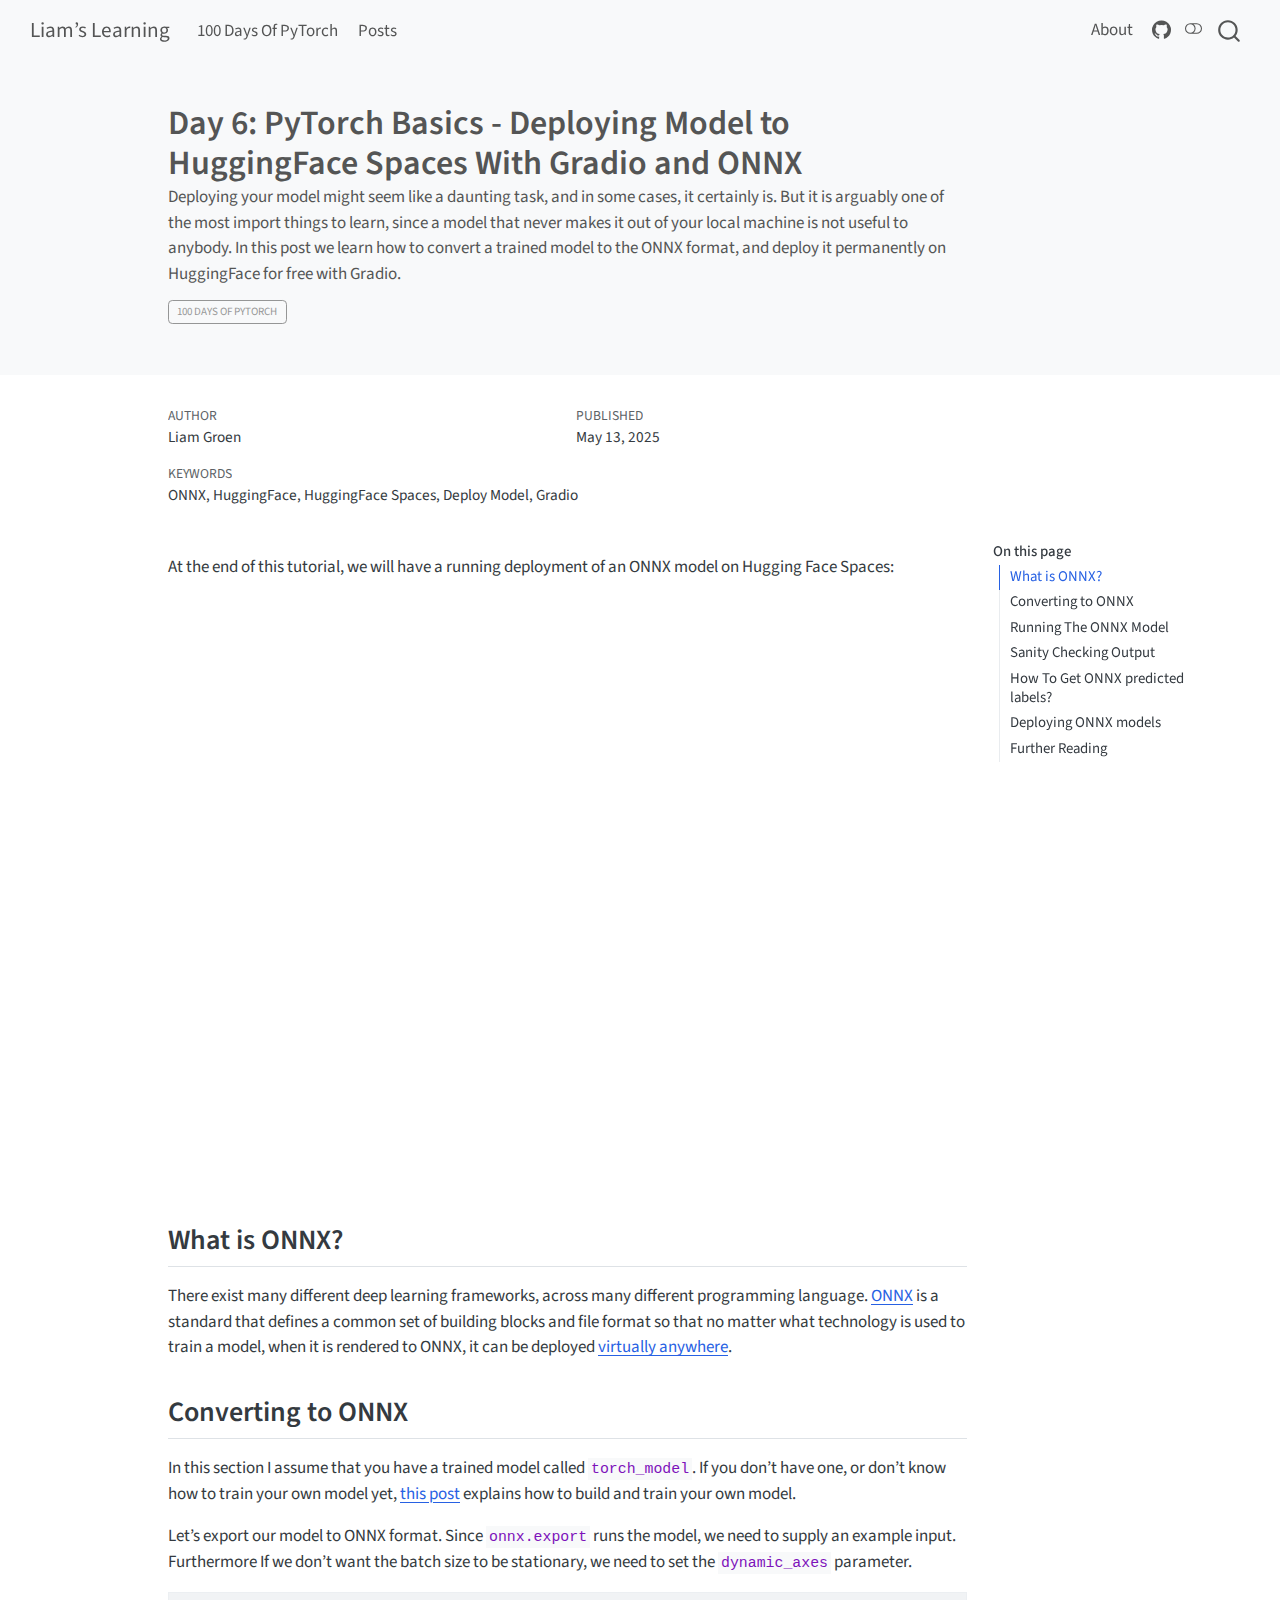
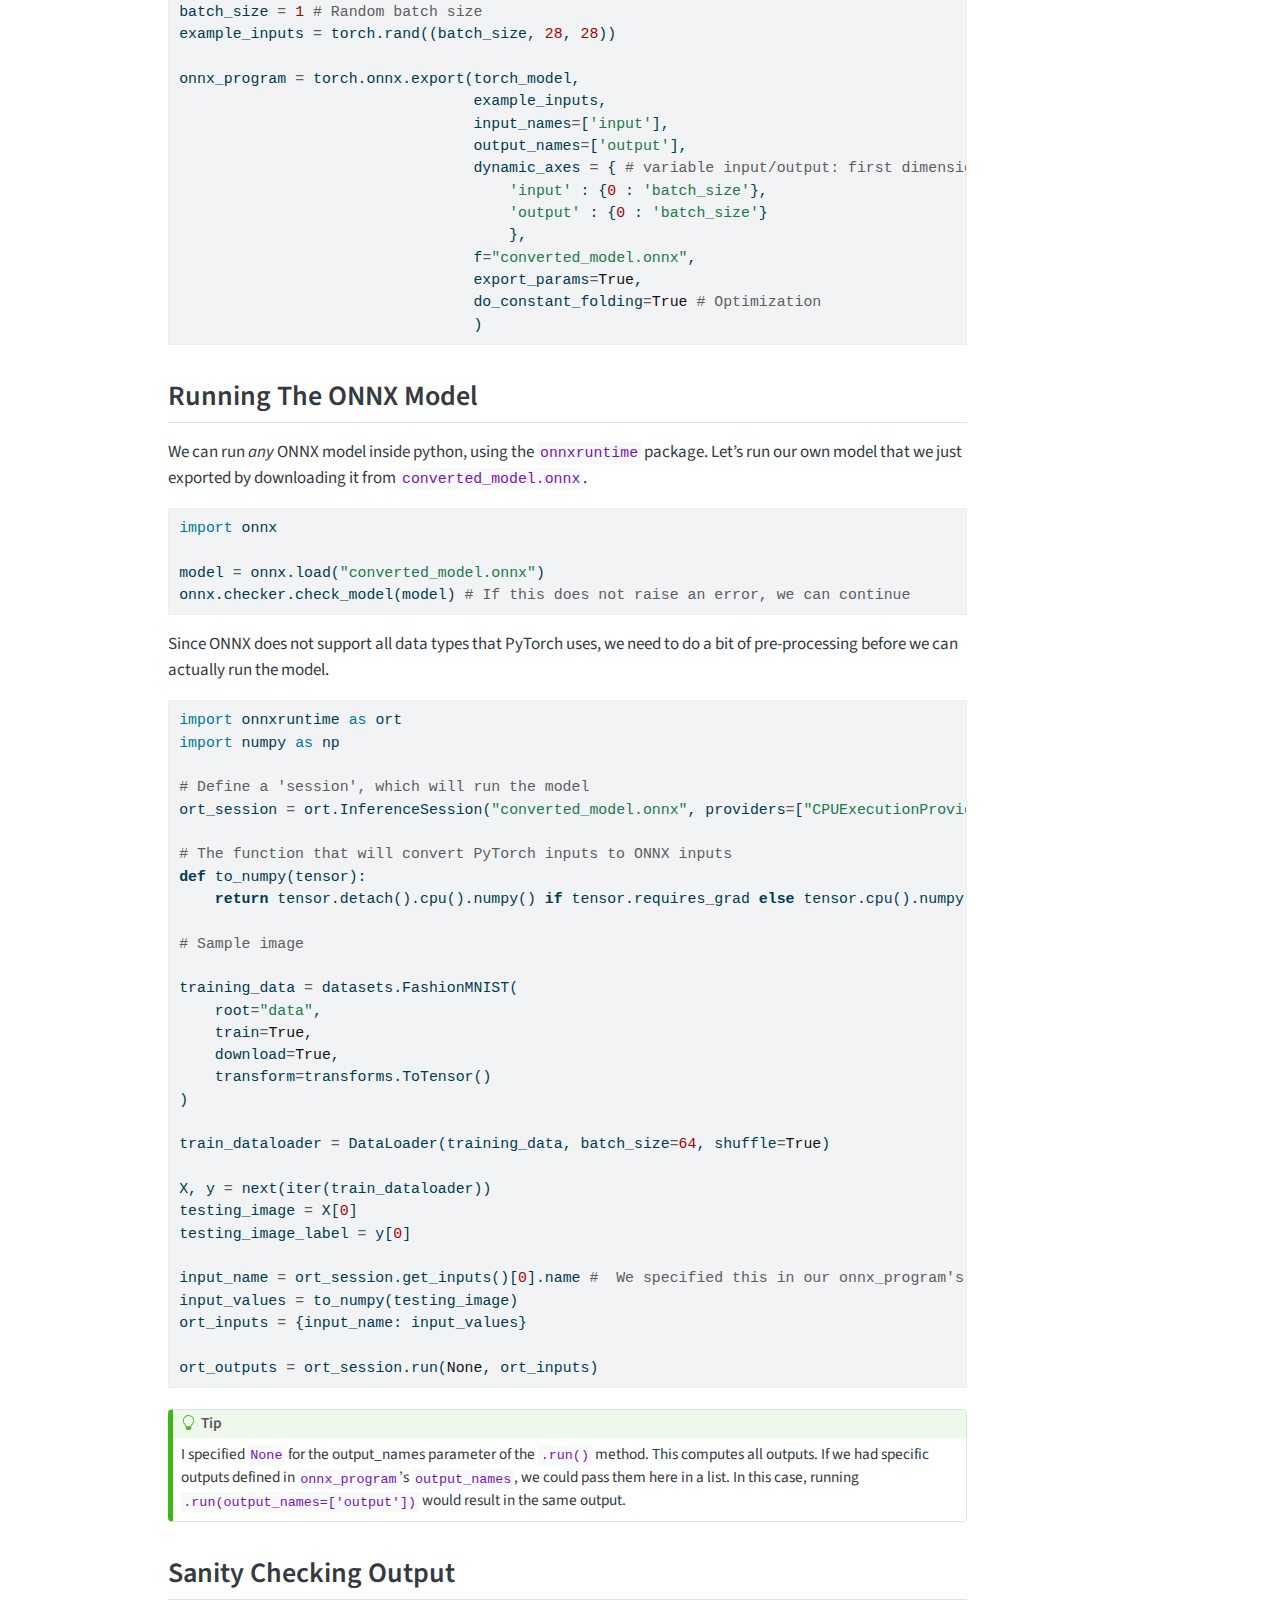
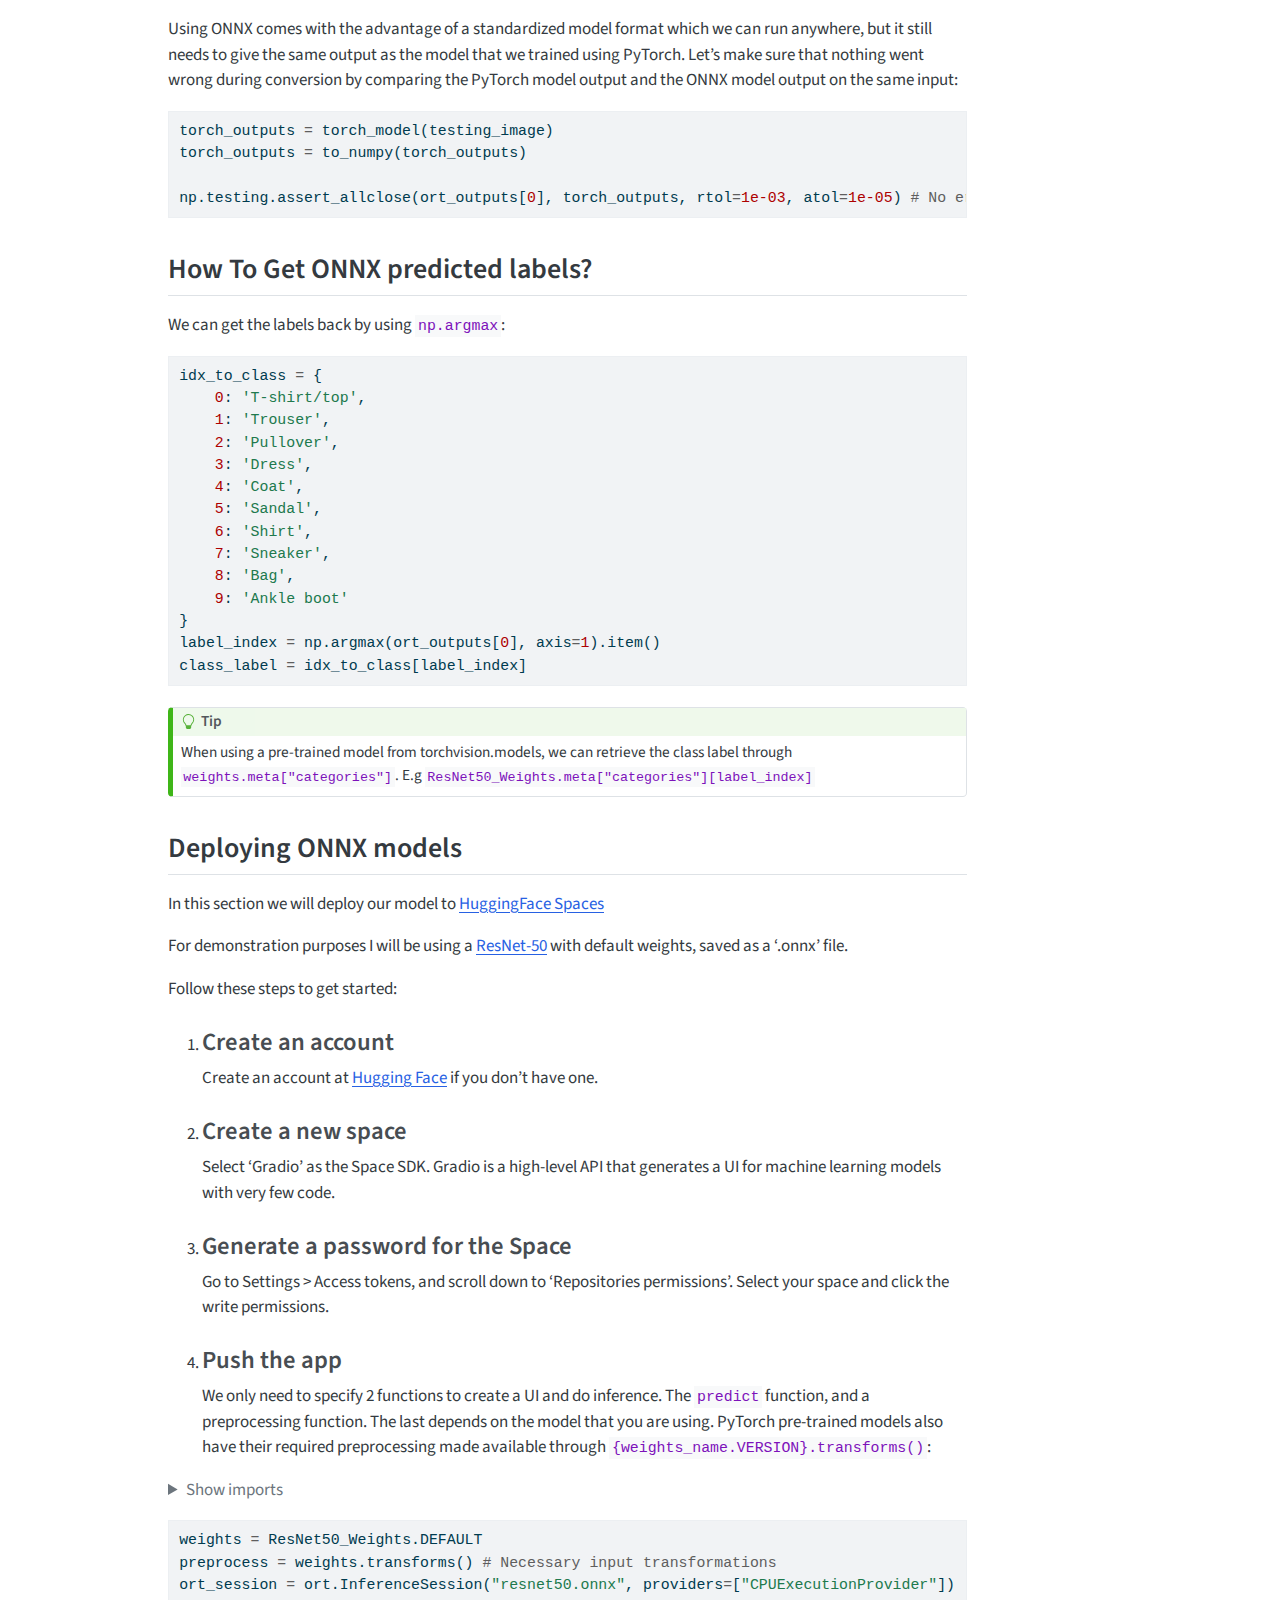
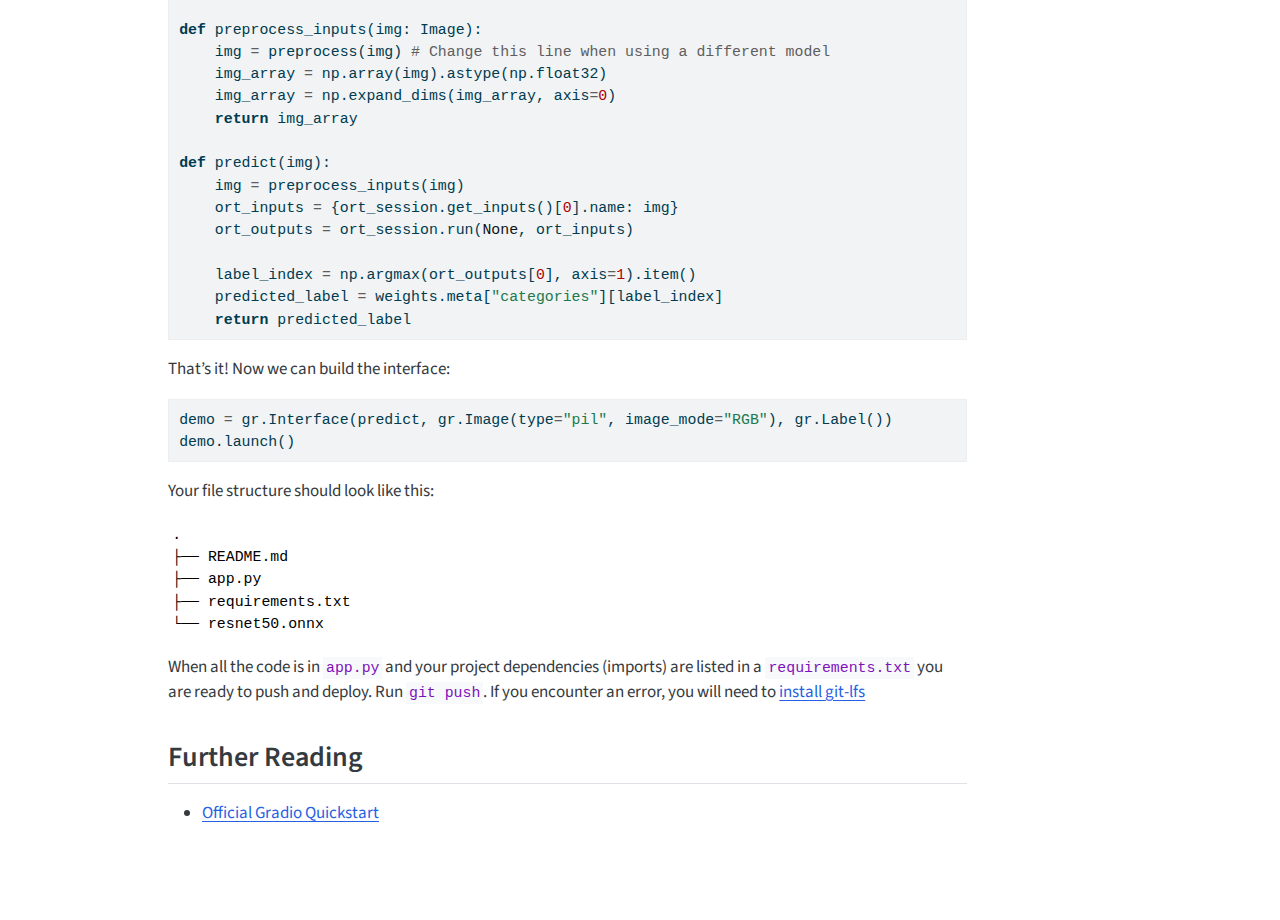
<file: posts/100-days-of-pytorch/day-6-deploying-model-to-huggingface-spaces-through-onnx/index.html>
<!DOCTYPE html>
<html xmlns="http://www.w3.org/1999/xhtml" lang="en" xml:lang="en"><head>

<meta charset="utf-8">
<meta name="generator" content="quarto-1.7.31">

<meta name="viewport" content="width=device-width, initial-scale=1.0, user-scalable=yes">

<meta name="author" content="Liam Groen">
<meta name="dcterms.date" content="2025-05-13">
<meta name="keywords" content="ONNX, HuggingFace, HuggingFace Spaces, Deploy Model, Gradio">
<meta name="description" content="Learn how to convert a trained model to the ONNX format, and deploy it permanently on HuggingFace for free with Gradio.">

<title>PyTorch Basics - Deploying Model to HuggingFace Spaces Through Gradio and ONNX – Liam's Learning</title>
<style>
code{white-space: pre-wrap;}
span.smallcaps{font-variant: small-caps;}
div.columns{display: flex; gap: min(4vw, 1.5em);}
div.column{flex: auto; overflow-x: auto;}
div.hanging-indent{margin-left: 1.5em; text-indent: -1.5em;}
ul.task-list{list-style: none;}
ul.task-list li input[type="checkbox"] {
  width: 0.8em;
  margin: 0 0.8em 0.2em -1em; /* quarto-specific, see https://github.com/quarto-dev/quarto-cli/issues/4556 */ 
  vertical-align: middle;
}
/* CSS for syntax highlighting */
html { -webkit-text-size-adjust: 100%; }
pre > code.sourceCode { white-space: pre; position: relative; }
pre > code.sourceCode > span { display: inline-block; line-height: 1.25; }
pre > code.sourceCode > span:empty { height: 1.2em; }
.sourceCode { overflow: visible; }
code.sourceCode > span { color: inherit; text-decoration: inherit; }
div.sourceCode { margin: 1em 0; }
pre.sourceCode { margin: 0; }
@media screen {
div.sourceCode { overflow: auto; }
}
@media print {
pre > code.sourceCode { white-space: pre-wrap; }
pre > code.sourceCode > span { text-indent: -5em; padding-left: 5em; }
}
pre.numberSource code
  { counter-reset: source-line 0; }
pre.numberSource code > span
  { position: relative; left: -4em; counter-increment: source-line; }
pre.numberSource code > span > a:first-child::before
  { content: counter(source-line);
    position: relative; left: -1em; text-align: right; vertical-align: baseline;
    border: none; display: inline-block;
    -webkit-touch-callout: none; -webkit-user-select: none;
    -khtml-user-select: none; -moz-user-select: none;
    -ms-user-select: none; user-select: none;
    padding: 0 4px; width: 4em;
  }
pre.numberSource { margin-left: 3em;  padding-left: 4px; }
div.sourceCode
  {   }
@media screen {
pre > code.sourceCode > span > a:first-child::before { text-decoration: underline; }
}
</style>


<script src="../../../site_libs/quarto-nav/quarto-nav.js"></script>
<script src="../../../site_libs/quarto-nav/headroom.min.js"></script>
<script src="../../../site_libs/clipboard/clipboard.min.js"></script>
<script src="../../../site_libs/quarto-search/autocomplete.umd.js"></script>
<script src="../../../site_libs/quarto-search/fuse.min.js"></script>
<script src="../../../site_libs/quarto-search/quarto-search.js"></script>
<meta name="quarto:offset" content="../../../">
<script src="../../../site_libs/quarto-html/quarto.js" type="module"></script>
<script src="../../../site_libs/quarto-html/tabsets/tabsets.js" type="module"></script>
<script src="../../../site_libs/quarto-html/popper.min.js"></script>
<script src="../../../site_libs/quarto-html/tippy.umd.min.js"></script>
<script src="../../../site_libs/quarto-html/anchor.min.js"></script>
<link href="../../../site_libs/quarto-html/tippy.css" rel="stylesheet">
<link href="../../../site_libs/quarto-html/quarto-syntax-highlighting-e1a5c8363afafaef2c763b6775fbf3ca.css" rel="stylesheet" class="quarto-color-scheme" id="quarto-text-highlighting-styles">
<link href="../../../site_libs/quarto-html/quarto-syntax-highlighting-dark-8ef56b68f8fa1e9d2ba328e99e439f80.css" rel="stylesheet" class="quarto-color-scheme quarto-color-alternate" id="quarto-text-highlighting-styles">
<link href="../../../site_libs/quarto-html/quarto-syntax-highlighting-e1a5c8363afafaef2c763b6775fbf3ca.css" rel="stylesheet" class="quarto-color-scheme-extra" id="quarto-text-highlighting-styles">
<script src="../../../site_libs/bootstrap/bootstrap.min.js"></script>
<link href="../../../site_libs/bootstrap/bootstrap-icons.css" rel="stylesheet">
<link href="../../../site_libs/bootstrap/bootstrap-630147fbe0b9ab2b2a517857e522e257.min.css" rel="stylesheet" append-hash="true" class="quarto-color-scheme" id="quarto-bootstrap" data-mode="light">
<link href="../../../site_libs/bootstrap/bootstrap-dark-39017ca276f174ce8ea5a4ccd8dd1b5a.min.css" rel="stylesheet" append-hash="true" class="quarto-color-scheme quarto-color-alternate" id="quarto-bootstrap" data-mode="dark">
<link href="../../../site_libs/bootstrap/bootstrap-630147fbe0b9ab2b2a517857e522e257.min.css" rel="stylesheet" append-hash="true" class="quarto-color-scheme-extra" id="quarto-bootstrap" data-mode="light">
<script id="quarto-search-options" type="application/json">{
  "location": "navbar",
  "copy-button": false,
  "collapse-after": 3,
  "panel-placement": "end",
  "type": "overlay",
  "limit": 50,
  "keyboard-shortcut": [
    "f",
    "/",
    "s"
  ],
  "show-item-context": false,
  "language": {
    "search-no-results-text": "No results",
    "search-matching-documents-text": "matching documents",
    "search-copy-link-title": "Copy link to search",
    "search-hide-matches-text": "Hide additional matches",
    "search-more-match-text": "more match in this document",
    "search-more-matches-text": "more matches in this document",
    "search-clear-button-title": "Clear",
    "search-text-placeholder": "",
    "search-detached-cancel-button-title": "Cancel",
    "search-submit-button-title": "Submit",
    "search-label": "Search"
  }
}</script>
<script async="" src="https://www.googletagmanager.com/gtag/js?id=G-41DNWB0BJ3"></script>

<script type="text/javascript">

window.dataLayer = window.dataLayer || [];
function gtag(){dataLayer.push(arguments);}
gtag('js', new Date());
 
  gtag('consent', 'default', {
    'ad_storage': 'denied',
    'analytics_storage': 'denied'
  });
gtag('config', 'G-41DNWB0BJ3', { 'anonymize_ip': true});
</script>


<link rel="stylesheet" href="../../../styles.css">
<meta property="og:title" content="PyTorch Basics - Deploying Model to HuggingFace Spaces Through Gradio and ONNX">
<meta property="og:description" content="Deploying your model might seem like a daunting task, and in some cases, it certainly is. But it is arguably one of the most import things to learn, since a model that never makes it out of your local machine is not useful to anybody. In this post we learn how to convert a trained model to the ONNX format, and deploy it permanently on HuggingFace for free with Gradio.">
<meta property="og:image" content="https://liamgroen.nl/posts/100-days-of-pytorch/day-6-deploying-model-to-huggingface-spaces-through-onnx/thumbnail.png">
<meta property="og:site_name" content="Liam's Learning">
<meta property="og:image:height" content="1200">
<meta property="og:image:width" content="1200">
</head>

<body class="nav-fixed quarto-light"><script id="quarto-html-before-body" type="application/javascript">
    const toggleBodyColorMode = (bsSheetEl) => {
      const mode = bsSheetEl.getAttribute("data-mode");
      const bodyEl = window.document.querySelector("body");
      if (mode === "dark") {
        bodyEl.classList.add("quarto-dark");
        bodyEl.classList.remove("quarto-light");
      } else {
        bodyEl.classList.add("quarto-light");
        bodyEl.classList.remove("quarto-dark");
      }
    }
    const toggleBodyColorPrimary = () => {
      const bsSheetEl = window.document.querySelector("link#quarto-bootstrap:not([rel=disabled-stylesheet])");
      if (bsSheetEl) {
        toggleBodyColorMode(bsSheetEl);
      }
    }
    const setColorSchemeToggle = (alternate) => {
      const toggles = window.document.querySelectorAll('.quarto-color-scheme-toggle');
      for (let i=0; i < toggles.length; i++) {
        const toggle = toggles[i];
        if (toggle) {
          if (alternate) {
            toggle.classList.add("alternate");
          } else {
            toggle.classList.remove("alternate");
          }
        }
      }
    };
    const toggleColorMode = (alternate) => {
      // Switch the stylesheets
      const primaryStylesheets = window.document.querySelectorAll('link.quarto-color-scheme:not(.quarto-color-alternate)');
      const alternateStylesheets = window.document.querySelectorAll('link.quarto-color-scheme.quarto-color-alternate');
      manageTransitions('#quarto-margin-sidebar .nav-link', false);
      if (alternate) {
        // note: dark is layered on light, we don't disable primary!
        enableStylesheet(alternateStylesheets);
        for (const sheetNode of alternateStylesheets) {
          if (sheetNode.id === "quarto-bootstrap") {
            toggleBodyColorMode(sheetNode);
          }
        }
      } else {
        disableStylesheet(alternateStylesheets);
        enableStylesheet(primaryStylesheets)
        toggleBodyColorPrimary();
      }
      manageTransitions('#quarto-margin-sidebar .nav-link', true);
      // Switch the toggles
      setColorSchemeToggle(alternate)
      // Hack to workaround the fact that safari doesn't
      // properly recolor the scrollbar when toggling (#1455)
      if (navigator.userAgent.indexOf('Safari') > 0 && navigator.userAgent.indexOf('Chrome') == -1) {
        manageTransitions("body", false);
        window.scrollTo(0, 1);
        setTimeout(() => {
          window.scrollTo(0, 0);
          manageTransitions("body", true);
        }, 40);
      }
    }
    const disableStylesheet = (stylesheets) => {
      for (let i=0; i < stylesheets.length; i++) {
        const stylesheet = stylesheets[i];
        stylesheet.rel = 'disabled-stylesheet';
      }
    }
    const enableStylesheet = (stylesheets) => {
      for (let i=0; i < stylesheets.length; i++) {
        const stylesheet = stylesheets[i];
        if(stylesheet.rel !== 'stylesheet') { // for Chrome, which will still FOUC without this check
          stylesheet.rel = 'stylesheet';
        }
      }
    }
    const manageTransitions = (selector, allowTransitions) => {
      const els = window.document.querySelectorAll(selector);
      for (let i=0; i < els.length; i++) {
        const el = els[i];
        if (allowTransitions) {
          el.classList.remove('notransition');
        } else {
          el.classList.add('notransition');
        }
      }
    }
    const isFileUrl = () => {
      return window.location.protocol === 'file:';
    }
    const hasAlternateSentinel = () => {
      let styleSentinel = getColorSchemeSentinel();
      if (styleSentinel !== null) {
        return styleSentinel === "alternate";
      } else {
        return false;
      }
    }
    const setStyleSentinel = (alternate) => {
      const value = alternate ? "alternate" : "default";
      if (!isFileUrl()) {
        window.localStorage.setItem("quarto-color-scheme", value);
      } else {
        localAlternateSentinel = value;
      }
    }
    const getColorSchemeSentinel = () => {
      if (!isFileUrl()) {
        const storageValue = window.localStorage.getItem("quarto-color-scheme");
        return storageValue != null ? storageValue : localAlternateSentinel;
      } else {
        return localAlternateSentinel;
      }
    }
    const toggleGiscusIfUsed = (isAlternate, darkModeDefault) => {
      const baseTheme = document.querySelector('#giscus-base-theme')?.value ?? 'light';
      const alternateTheme = document.querySelector('#giscus-alt-theme')?.value ?? 'dark';
      let newTheme = '';
      if(authorPrefersDark) {
        newTheme = isAlternate ? baseTheme : alternateTheme;
      } else {
        newTheme = isAlternate ? alternateTheme : baseTheme;
      }
      const changeGiscusTheme = () => {
        // From: https://github.com/giscus/giscus/issues/336
        const sendMessage = (message) => {
          const iframe = document.querySelector('iframe.giscus-frame');
          if (!iframe) return;
          iframe.contentWindow.postMessage({ giscus: message }, 'https://giscus.app');
        }
        sendMessage({
          setConfig: {
            theme: newTheme
          }
        });
      }
      const isGiscussLoaded = window.document.querySelector('iframe.giscus-frame') !== null;
      if (isGiscussLoaded) {
        changeGiscusTheme();
      }
    };
    const authorPrefersDark = false;
    const queryPrefersDark = window.matchMedia('(prefers-color-scheme: dark)');
    const darkModeDefault = queryPrefersDark.matches;
      document.querySelector('link#quarto-text-highlighting-styles.quarto-color-scheme-extra').rel = 'disabled-stylesheet';
      document.querySelector('link#quarto-bootstrap.quarto-color-scheme-extra').rel = 'disabled-stylesheet';
    let localAlternateSentinel = darkModeDefault ? 'alternate' : 'default';
    // Dark / light mode switch
    window.quartoToggleColorScheme = () => {
      // Read the current dark / light value
      let toAlternate = !hasAlternateSentinel();
      toggleColorMode(toAlternate);
      setStyleSentinel(toAlternate);
      toggleGiscusIfUsed(toAlternate, darkModeDefault);
      window.dispatchEvent(new Event('resize'));
    };
    queryPrefersDark.addEventListener("change", e => {
      if(window.localStorage.getItem("quarto-color-scheme") !== null)
        return;
      const alternate = e.matches
      toggleColorMode(alternate);
      localAlternateSentinel = e.matches ? 'alternate' : 'default'; // this is used alongside local storage!
      toggleGiscusIfUsed(alternate, darkModeDefault);
    });
    // Switch to dark mode if need be
    if (hasAlternateSentinel()) {
      toggleColorMode(true);
    } else {
      toggleColorMode(false);
    }
  </script>

<div id="quarto-search-results"></div>
  <header id="quarto-header" class="headroom fixed-top quarto-banner">
    <nav class="navbar navbar-expand-lg " data-bs-theme="dark">
      <div class="navbar-container container-fluid">
      <div class="navbar-brand-container mx-auto">
    <a class="navbar-brand" href="../../../index.html">
    <span class="navbar-title">Liam’s Learning</span>
    </a>
  </div>
            <div id="quarto-search" class="" title="Search"></div>
          <button class="navbar-toggler" type="button" data-bs-toggle="collapse" data-bs-target="#navbarCollapse" aria-controls="navbarCollapse" role="menu" aria-expanded="false" aria-label="Toggle navigation" onclick="if (window.quartoToggleHeadroom) { window.quartoToggleHeadroom(); }">
  <span class="navbar-toggler-icon"></span>
</button>
          <div class="collapse navbar-collapse" id="navbarCollapse">
            <ul class="navbar-nav navbar-nav-scroll me-auto">
  <li class="nav-item">
    <a class="nav-link" href="../../../100-days-of-pytorch.html"> 
<span class="menu-text">100 Days Of PyTorch</span></a>
  </li>  
  <li class="nav-item">
    <a class="nav-link" href="../../../posts.html"> 
<span class="menu-text">Posts</span></a>
  </li>  
</ul>
            <ul class="navbar-nav navbar-nav-scroll ms-auto">
  <li class="nav-item">
    <a class="nav-link" href="../../../about.html"> 
<span class="menu-text">About</span></a>
  </li>  
  <li class="nav-item compact">
    <a class="nav-link" href="https://github.com/liamgroen"> <i class="bi bi-github" role="img">
</i> 
<span class="menu-text"></span></a>
  </li>  
</ul>
          </div> <!-- /navcollapse -->
            <div class="quarto-navbar-tools">
  <a href="" class="quarto-color-scheme-toggle quarto-navigation-tool  px-1" onclick="window.quartoToggleColorScheme(); return false;" title="Toggle dark mode"><i class="bi"></i></a>
</div>
      </div> <!-- /container-fluid -->
    </nav>
</header>
<!-- content -->
<header id="title-block-header" class="quarto-title-block default page-columns page-full">
  <div class="quarto-title-banner page-columns page-full">
    <div class="quarto-title column-body">
      <h1 class="title">Day 6: PyTorch Basics - Deploying Model to HuggingFace Spaces With Gradio and ONNX</h1>
                  <div>
        <div class="description">
          Deploying your model might seem like a daunting task, and in some cases, it certainly is. But it is arguably one of the most import things to learn, since a model that never makes it out of your local machine is not useful to anybody. In this post we learn how to convert a trained model to the ONNX format, and deploy it permanently on HuggingFace for free with Gradio.
        </div>
      </div>
                          <div class="quarto-categories">
                <div class="quarto-category">100 Days Of PyTorch</div>
              </div>
                  </div>
  </div>
    
  
  <div class="quarto-title-meta">

      <div>
      <div class="quarto-title-meta-heading">Author</div>
      <div class="quarto-title-meta-contents">
               <p>Liam Groen </p>
            </div>
    </div>
      
      <div>
      <div class="quarto-title-meta-heading">Published</div>
      <div class="quarto-title-meta-contents">
        <p class="date">May 13, 2025</p>
      </div>
    </div>
    
      
    </div>
    

  <div>
    <div class="keywords">
      <div class="block-title">Keywords</div>
      <p>ONNX, HuggingFace, HuggingFace Spaces, Deploy Model, Gradio</p>
    </div>
  </div>
  
  </header><div id="quarto-content" class="quarto-container page-columns page-rows-contents page-layout-article page-navbar">
<!-- sidebar -->
<!-- margin-sidebar -->
    <div id="quarto-margin-sidebar" class="sidebar margin-sidebar">
        <nav id="TOC" role="doc-toc" class="toc-active">
    <h2 id="toc-title">On this page</h2>
   
  <ul>
  <li><a href="#what-is-onnx" id="toc-what-is-onnx" class="nav-link active" data-scroll-target="#what-is-onnx">What is ONNX?</a></li>
  <li><a href="#converting-to-onnx" id="toc-converting-to-onnx" class="nav-link" data-scroll-target="#converting-to-onnx">Converting to ONNX</a></li>
  <li><a href="#running-the-onnx-model" id="toc-running-the-onnx-model" class="nav-link" data-scroll-target="#running-the-onnx-model">Running The ONNX Model</a></li>
  <li><a href="#sanity-checking-output" id="toc-sanity-checking-output" class="nav-link" data-scroll-target="#sanity-checking-output">Sanity Checking Output</a></li>
  <li><a href="#how-to-get-onnx-predicted-labels" id="toc-how-to-get-onnx-predicted-labels" class="nav-link" data-scroll-target="#how-to-get-onnx-predicted-labels">How To Get ONNX predicted labels?</a></li>
  <li><a href="#deploying-onnx-models" id="toc-deploying-onnx-models" class="nav-link" data-scroll-target="#deploying-onnx-models">Deploying ONNX models</a></li>
  <li><a href="#further-reading" id="toc-further-reading" class="nav-link" data-scroll-target="#further-reading">Further Reading</a></li>
  </ul>
</nav>
    </div>
<!-- main -->
<main class="content quarto-banner-title-block" id="quarto-document-content">






<p>At the end of this tutorial, we will have a running deployment of an ONNX model on Hugging Face Spaces: <iframe src="https://liamgroen-onnx-demo.hf.space/" frameborder="0" width="100%" height="600px" style="min-width:400px;"></iframe></p>
<section id="what-is-onnx" class="level2">
<h2 class="anchored" data-anchor-id="what-is-onnx">What is ONNX?</h2>
<p>There exist many different deep learning frameworks, across many different programming language. <a href="https://onnx.ai/">ONNX</a> is a standard that defines a common set of building blocks and file format so that no matter what technology is used to train a model, when it is rendered to ONNX, it can be deployed <a href="https://onnx.ai/supported-tools.html#deployModel">virtually anywhere</a>.</p>
</section>
<section id="converting-to-onnx" class="level2">
<h2 class="anchored" data-anchor-id="converting-to-onnx">Converting to ONNX</h2>
<p>In this section I assume that you have a trained model called <code>torch_model</code>. If you don’t have one, or don’t know how to train your own model yet, <a href="../../../posts/100-days-of-pytorch/day-4-building-and-training-a-neural-network/index.html">this post</a> explains how to build and train your own model.</p>
<p>Let’s export our model to ONNX format. Since <code>onnx.export</code> runs the model, we need to supply an example input. Furthermore If we don’t want the batch size to be stationary, we need to set the <code>dynamic_axes</code> parameter.</p>
<div id="ae2ed722" class="cell" data-execution_count="2">
<div class="sourceCode cell-code" id="cb1"><pre class="sourceCode python code-with-copy"><code class="sourceCode python"><span id="cb1-1"><a href="#cb1-1" aria-hidden="true" tabindex="-1"></a>batch_size <span class="op">=</span> <span class="dv">1</span> <span class="co"># Random batch size</span></span>
<span id="cb1-2"><a href="#cb1-2" aria-hidden="true" tabindex="-1"></a>example_inputs <span class="op">=</span> torch.rand((batch_size, <span class="dv">28</span>, <span class="dv">28</span>))</span>
<span id="cb1-3"><a href="#cb1-3" aria-hidden="true" tabindex="-1"></a></span>
<span id="cb1-4"><a href="#cb1-4" aria-hidden="true" tabindex="-1"></a>onnx_program <span class="op">=</span> torch.onnx.export(torch_model,</span>
<span id="cb1-5"><a href="#cb1-5" aria-hidden="true" tabindex="-1"></a>                                 example_inputs,</span>
<span id="cb1-6"><a href="#cb1-6" aria-hidden="true" tabindex="-1"></a>                                 input_names<span class="op">=</span>[<span class="st">'input'</span>],</span>
<span id="cb1-7"><a href="#cb1-7" aria-hidden="true" tabindex="-1"></a>                                 output_names<span class="op">=</span>[<span class="st">'output'</span>],</span>
<span id="cb1-8"><a href="#cb1-8" aria-hidden="true" tabindex="-1"></a>                                 dynamic_axes <span class="op">=</span> { <span class="co"># variable input/output: first dimension, corresponding to batch size</span></span>
<span id="cb1-9"><a href="#cb1-9" aria-hidden="true" tabindex="-1"></a>                                     <span class="st">'input'</span> : {<span class="dv">0</span> : <span class="st">'batch_size'</span>}, </span>
<span id="cb1-10"><a href="#cb1-10" aria-hidden="true" tabindex="-1"></a>                                     <span class="st">'output'</span> : {<span class="dv">0</span> : <span class="st">'batch_size'</span>}</span>
<span id="cb1-11"><a href="#cb1-11" aria-hidden="true" tabindex="-1"></a>                                     },</span>
<span id="cb1-12"><a href="#cb1-12" aria-hidden="true" tabindex="-1"></a>                                 f<span class="op">=</span><span class="st">"converted_model.onnx"</span>,</span>
<span id="cb1-13"><a href="#cb1-13" aria-hidden="true" tabindex="-1"></a>                                 export_params<span class="op">=</span><span class="va">True</span>,</span>
<span id="cb1-14"><a href="#cb1-14" aria-hidden="true" tabindex="-1"></a>                                 do_constant_folding<span class="op">=</span><span class="va">True</span> <span class="co"># Optimization</span></span>
<span id="cb1-15"><a href="#cb1-15" aria-hidden="true" tabindex="-1"></a>                                 )</span></code><button title="Copy to Clipboard" class="code-copy-button"><i class="bi"></i></button></pre></div>
</div>
</section>
<section id="running-the-onnx-model" class="level2">
<h2 class="anchored" data-anchor-id="running-the-onnx-model">Running The ONNX Model</h2>
<p>We can run <em>any</em> ONNX model inside python, using the <code>onnxruntime</code> package. Let’s run our own model that we just exported by downloading it from <code>converted_model.onnx</code>.</p>
<div id="b95c9e75" class="cell" data-execution_count="3">
<div class="sourceCode cell-code" id="cb2"><pre class="sourceCode python code-with-copy"><code class="sourceCode python"><span id="cb2-1"><a href="#cb2-1" aria-hidden="true" tabindex="-1"></a><span class="im">import</span> onnx</span>
<span id="cb2-2"><a href="#cb2-2" aria-hidden="true" tabindex="-1"></a></span>
<span id="cb2-3"><a href="#cb2-3" aria-hidden="true" tabindex="-1"></a>model <span class="op">=</span> onnx.load(<span class="st">"converted_model.onnx"</span>)</span>
<span id="cb2-4"><a href="#cb2-4" aria-hidden="true" tabindex="-1"></a>onnx.checker.check_model(model) <span class="co"># If this does not raise an error, we can continue</span></span></code><button title="Copy to Clipboard" class="code-copy-button"><i class="bi"></i></button></pre></div>
</div>
<p>Since ONNX does not support all data types that PyTorch uses, we need to do a bit of pre-processing before we can actually run the model.</p>
<div id="e6017bb4" class="cell" data-execution_count="5">
<div class="sourceCode cell-code" id="cb3"><pre class="sourceCode python code-with-copy"><code class="sourceCode python"><span id="cb3-1"><a href="#cb3-1" aria-hidden="true" tabindex="-1"></a><span class="im">import</span> onnxruntime <span class="im">as</span> ort</span>
<span id="cb3-2"><a href="#cb3-2" aria-hidden="true" tabindex="-1"></a><span class="im">import</span> numpy <span class="im">as</span> np</span>
<span id="cb3-3"><a href="#cb3-3" aria-hidden="true" tabindex="-1"></a></span>
<span id="cb3-4"><a href="#cb3-4" aria-hidden="true" tabindex="-1"></a><span class="co"># Define a 'session', which will run the model</span></span>
<span id="cb3-5"><a href="#cb3-5" aria-hidden="true" tabindex="-1"></a>ort_session <span class="op">=</span> ort.InferenceSession(<span class="st">"converted_model.onnx"</span>, providers<span class="op">=</span>[<span class="st">"CPUExecutionProvider"</span>])</span>
<span id="cb3-6"><a href="#cb3-6" aria-hidden="true" tabindex="-1"></a></span>
<span id="cb3-7"><a href="#cb3-7" aria-hidden="true" tabindex="-1"></a><span class="co"># The function that will convert PyTorch inputs to ONNX inputs</span></span>
<span id="cb3-8"><a href="#cb3-8" aria-hidden="true" tabindex="-1"></a><span class="kw">def</span> to_numpy(tensor):</span>
<span id="cb3-9"><a href="#cb3-9" aria-hidden="true" tabindex="-1"></a>    <span class="cf">return</span> tensor.detach().cpu().numpy() <span class="cf">if</span> tensor.requires_grad <span class="cf">else</span> tensor.cpu().numpy()</span>
<span id="cb3-10"><a href="#cb3-10" aria-hidden="true" tabindex="-1"></a></span>
<span id="cb3-11"><a href="#cb3-11" aria-hidden="true" tabindex="-1"></a><span class="co"># Sample image </span></span>
<span id="cb3-12"><a href="#cb3-12" aria-hidden="true" tabindex="-1"></a></span>
<span id="cb3-13"><a href="#cb3-13" aria-hidden="true" tabindex="-1"></a>training_data <span class="op">=</span> datasets.FashionMNIST(</span>
<span id="cb3-14"><a href="#cb3-14" aria-hidden="true" tabindex="-1"></a>    root<span class="op">=</span><span class="st">"data"</span>,</span>
<span id="cb3-15"><a href="#cb3-15" aria-hidden="true" tabindex="-1"></a>    train<span class="op">=</span><span class="va">True</span>,</span>
<span id="cb3-16"><a href="#cb3-16" aria-hidden="true" tabindex="-1"></a>    download<span class="op">=</span><span class="va">True</span>,</span>
<span id="cb3-17"><a href="#cb3-17" aria-hidden="true" tabindex="-1"></a>    transform<span class="op">=</span>transforms.ToTensor()</span>
<span id="cb3-18"><a href="#cb3-18" aria-hidden="true" tabindex="-1"></a>)</span>
<span id="cb3-19"><a href="#cb3-19" aria-hidden="true" tabindex="-1"></a></span>
<span id="cb3-20"><a href="#cb3-20" aria-hidden="true" tabindex="-1"></a>train_dataloader <span class="op">=</span> DataLoader(training_data, batch_size<span class="op">=</span><span class="dv">64</span>, shuffle<span class="op">=</span><span class="va">True</span>)</span>
<span id="cb3-21"><a href="#cb3-21" aria-hidden="true" tabindex="-1"></a></span>
<span id="cb3-22"><a href="#cb3-22" aria-hidden="true" tabindex="-1"></a>X, y <span class="op">=</span> <span class="bu">next</span>(<span class="bu">iter</span>(train_dataloader))</span>
<span id="cb3-23"><a href="#cb3-23" aria-hidden="true" tabindex="-1"></a>testing_image <span class="op">=</span> X[<span class="dv">0</span>]</span>
<span id="cb3-24"><a href="#cb3-24" aria-hidden="true" tabindex="-1"></a>testing_image_label <span class="op">=</span> y[<span class="dv">0</span>]</span>
<span id="cb3-25"><a href="#cb3-25" aria-hidden="true" tabindex="-1"></a></span>
<span id="cb3-26"><a href="#cb3-26" aria-hidden="true" tabindex="-1"></a>input_name <span class="op">=</span> ort_session.get_inputs()[<span class="dv">0</span>].name <span class="co">#  We specified this in our onnx_program's input_names parameter</span></span>
<span id="cb3-27"><a href="#cb3-27" aria-hidden="true" tabindex="-1"></a>input_values <span class="op">=</span> to_numpy(testing_image)</span>
<span id="cb3-28"><a href="#cb3-28" aria-hidden="true" tabindex="-1"></a>ort_inputs <span class="op">=</span> {input_name: input_values}</span>
<span id="cb3-29"><a href="#cb3-29" aria-hidden="true" tabindex="-1"></a></span>
<span id="cb3-30"><a href="#cb3-30" aria-hidden="true" tabindex="-1"></a>ort_outputs <span class="op">=</span> ort_session.run(<span class="va">None</span>, ort_inputs)</span></code><button title="Copy to Clipboard" class="code-copy-button"><i class="bi"></i></button></pre></div>
</div>
<div class="callout callout-style-default callout-tip callout-titled">
<div class="callout-header d-flex align-content-center">
<div class="callout-icon-container">
<i class="callout-icon"></i>
</div>
<div class="callout-title-container flex-fill">
Tip
</div>
</div>
<div class="callout-body-container callout-body">
<p>I specified <code>None</code> for the output_names parameter of the <code>.run()</code> method. This computes all outputs. If we had specific outputs defined in <code>onnx_program</code>’s <code>output_names</code>, we could pass them here in a list. In this case, running <code>.run(output_names=['output'])</code> would result in the same output.</p>
</div>
</div>
</section>
<section id="sanity-checking-output" class="level2">
<h2 class="anchored" data-anchor-id="sanity-checking-output">Sanity Checking Output</h2>
<p>Using ONNX comes with the advantage of a standardized model format which we can run anywhere, but it still needs to give the same output as the model that we trained using PyTorch. Let’s make sure that nothing went wrong during conversion by comparing the PyTorch model output and the ONNX model output on the same input:</p>
<div id="acf7026b" class="cell" data-execution_count="6">
<div class="sourceCode cell-code" id="cb4"><pre class="sourceCode python code-with-copy"><code class="sourceCode python"><span id="cb4-1"><a href="#cb4-1" aria-hidden="true" tabindex="-1"></a>torch_outputs <span class="op">=</span> torch_model(testing_image)</span>
<span id="cb4-2"><a href="#cb4-2" aria-hidden="true" tabindex="-1"></a>torch_outputs <span class="op">=</span> to_numpy(torch_outputs)</span>
<span id="cb4-3"><a href="#cb4-3" aria-hidden="true" tabindex="-1"></a></span>
<span id="cb4-4"><a href="#cb4-4" aria-hidden="true" tabindex="-1"></a>np.testing.assert_allclose(ort_outputs[<span class="dv">0</span>], torch_outputs, rtol<span class="op">=</span><span class="fl">1e-03</span>, atol<span class="op">=</span><span class="fl">1e-05</span>) <span class="co"># No error: good to go!</span></span></code><button title="Copy to Clipboard" class="code-copy-button"><i class="bi"></i></button></pre></div>
</div>
</section>
<section id="how-to-get-onnx-predicted-labels" class="level2">
<h2 class="anchored" data-anchor-id="how-to-get-onnx-predicted-labels">How To Get ONNX predicted labels?</h2>
<p>We can get the labels back by using <code>np.argmax</code>:</p>
<div id="e49a226f" class="cell" data-execution_count="7">
<div class="sourceCode cell-code" id="cb5"><pre class="sourceCode python code-with-copy"><code class="sourceCode python"><span id="cb5-1"><a href="#cb5-1" aria-hidden="true" tabindex="-1"></a>idx_to_class <span class="op">=</span> {</span>
<span id="cb5-2"><a href="#cb5-2" aria-hidden="true" tabindex="-1"></a>    <span class="dv">0</span>: <span class="st">'T-shirt/top'</span>,</span>
<span id="cb5-3"><a href="#cb5-3" aria-hidden="true" tabindex="-1"></a>    <span class="dv">1</span>: <span class="st">'Trouser'</span>,</span>
<span id="cb5-4"><a href="#cb5-4" aria-hidden="true" tabindex="-1"></a>    <span class="dv">2</span>: <span class="st">'Pullover'</span>,</span>
<span id="cb5-5"><a href="#cb5-5" aria-hidden="true" tabindex="-1"></a>    <span class="dv">3</span>: <span class="st">'Dress'</span>,</span>
<span id="cb5-6"><a href="#cb5-6" aria-hidden="true" tabindex="-1"></a>    <span class="dv">4</span>: <span class="st">'Coat'</span>,</span>
<span id="cb5-7"><a href="#cb5-7" aria-hidden="true" tabindex="-1"></a>    <span class="dv">5</span>: <span class="st">'Sandal'</span>,</span>
<span id="cb5-8"><a href="#cb5-8" aria-hidden="true" tabindex="-1"></a>    <span class="dv">6</span>: <span class="st">'Shirt'</span>,</span>
<span id="cb5-9"><a href="#cb5-9" aria-hidden="true" tabindex="-1"></a>    <span class="dv">7</span>: <span class="st">'Sneaker'</span>,</span>
<span id="cb5-10"><a href="#cb5-10" aria-hidden="true" tabindex="-1"></a>    <span class="dv">8</span>: <span class="st">'Bag'</span>,</span>
<span id="cb5-11"><a href="#cb5-11" aria-hidden="true" tabindex="-1"></a>    <span class="dv">9</span>: <span class="st">'Ankle boot'</span></span>
<span id="cb5-12"><a href="#cb5-12" aria-hidden="true" tabindex="-1"></a>}</span>
<span id="cb5-13"><a href="#cb5-13" aria-hidden="true" tabindex="-1"></a>label_index <span class="op">=</span> np.argmax(ort_outputs[<span class="dv">0</span>], axis<span class="op">=</span><span class="dv">1</span>).item()</span>
<span id="cb5-14"><a href="#cb5-14" aria-hidden="true" tabindex="-1"></a>class_label <span class="op">=</span> idx_to_class[label_index]</span></code><button title="Copy to Clipboard" class="code-copy-button"><i class="bi"></i></button></pre></div>
</div>
<div class="callout callout-style-default callout-tip callout-titled">
<div class="callout-header d-flex align-content-center">
<div class="callout-icon-container">
<i class="callout-icon"></i>
</div>
<div class="callout-title-container flex-fill">
Tip
</div>
</div>
<div class="callout-body-container callout-body">
<p>When using a pre-trained model from torchvision.models, we can retrieve the class label through <code>weights.meta["categories"]</code>. E.g <code>ResNet50_Weights.meta["categories"][label_index]</code></p>
</div>
</div>
</section>
<section id="deploying-onnx-models" class="level2">
<h2 class="anchored" data-anchor-id="deploying-onnx-models">Deploying ONNX models</h2>
<p>In this section we will deploy our model to <a href="">HuggingFace Spaces</a></p>
<p>For demonstration purposes I will be using a <a href="https://docs.pytorch.org/vision/stable/models/generated/torchvision.models.resnet50.html">ResNet-50</a> with default weights, saved as a ‘.onnx’ file.</p>
<p>Follow these steps to get started:</p>
<ol type="1">
<li><h3 id="create-an-account" class="anchored">Create an account</h3>
<p>Create an account at <a href="https://huggingface.co/login">Hugging Face</a> if you don’t have one.</p></li>
<li><h3 id="create-a-new-space" class="anchored">Create a new space</h3>
<p>Select ‘Gradio’ as the Space SDK. Gradio is a high-level API that generates a UI for machine learning models with very few code.</p></li>
<li><h3 id="generate-a-password-for-the-space" class="anchored">Generate a password for the Space</h3>
<p>Go to Settings &gt; Access tokens, and scroll down to ‘Repositories permissions’. Select your space and click the write permissions.</p></li>
<li><h3 id="push-the-app" class="anchored">Push the app</h3>
<p>We only need to specify 2 functions to create a UI and do inference. The <code>predict</code> function, and a preprocessing function. The last depends on the model that you are using. PyTorch pre-trained models also have their required preprocessing made available through <code>{weights_name.VERSION}.transforms()</code>:</p></li>
</ol>
<div id="d27f859d" class="cell" data-execution_count="8">
<details class="code-fold">
<summary>Show imports</summary>
<div class="sourceCode cell-code" id="cb6"><pre class="sourceCode python code-with-copy"><code class="sourceCode python"><span id="cb6-1"><a href="#cb6-1" aria-hidden="true" tabindex="-1"></a><span class="im">import</span> numpy <span class="im">as</span> np</span>
<span id="cb6-2"><a href="#cb6-2" aria-hidden="true" tabindex="-1"></a><span class="im">import</span> onnxruntime <span class="im">as</span> ort</span>
<span id="cb6-3"><a href="#cb6-3" aria-hidden="true" tabindex="-1"></a><span class="im">import</span> gradio <span class="im">as</span> gr</span>
<span id="cb6-4"><a href="#cb6-4" aria-hidden="true" tabindex="-1"></a><span class="im">from</span> PIL <span class="im">import</span> Image</span>
<span id="cb6-5"><a href="#cb6-5" aria-hidden="true" tabindex="-1"></a><span class="im">from</span> torchvision.models <span class="im">import</span> ResNet50_Weights</span></code><button title="Copy to Clipboard" class="code-copy-button"><i class="bi"></i></button></pre></div>
</details>
</div>
<div id="45a7d15c" class="cell" data-execution_count="9">
<div class="sourceCode cell-code" id="cb7"><pre class="sourceCode python code-with-copy"><code class="sourceCode python"><span id="cb7-1"><a href="#cb7-1" aria-hidden="true" tabindex="-1"></a>weights <span class="op">=</span> ResNet50_Weights.DEFAULT</span>
<span id="cb7-2"><a href="#cb7-2" aria-hidden="true" tabindex="-1"></a>preprocess <span class="op">=</span> weights.transforms() <span class="co"># Necessary input transformations</span></span>
<span id="cb7-3"><a href="#cb7-3" aria-hidden="true" tabindex="-1"></a>ort_session <span class="op">=</span> ort.InferenceSession(<span class="st">"resnet50.onnx"</span>, providers<span class="op">=</span>[<span class="st">"CPUExecutionProvider"</span>])</span>
<span id="cb7-4"><a href="#cb7-4" aria-hidden="true" tabindex="-1"></a></span>
<span id="cb7-5"><a href="#cb7-5" aria-hidden="true" tabindex="-1"></a><span class="kw">def</span> preprocess_inputs(img: Image):</span>
<span id="cb7-6"><a href="#cb7-6" aria-hidden="true" tabindex="-1"></a>    img <span class="op">=</span> preprocess(img) <span class="co"># Change this line when using a different model</span></span>
<span id="cb7-7"><a href="#cb7-7" aria-hidden="true" tabindex="-1"></a>    img_array <span class="op">=</span> np.array(img).astype(np.float32)</span>
<span id="cb7-8"><a href="#cb7-8" aria-hidden="true" tabindex="-1"></a>    img_array <span class="op">=</span> np.expand_dims(img_array, axis<span class="op">=</span><span class="dv">0</span>)</span>
<span id="cb7-9"><a href="#cb7-9" aria-hidden="true" tabindex="-1"></a>    <span class="cf">return</span> img_array</span>
<span id="cb7-10"><a href="#cb7-10" aria-hidden="true" tabindex="-1"></a></span>
<span id="cb7-11"><a href="#cb7-11" aria-hidden="true" tabindex="-1"></a><span class="kw">def</span> predict(img):</span>
<span id="cb7-12"><a href="#cb7-12" aria-hidden="true" tabindex="-1"></a>    img <span class="op">=</span> preprocess_inputs(img)</span>
<span id="cb7-13"><a href="#cb7-13" aria-hidden="true" tabindex="-1"></a>    ort_inputs <span class="op">=</span> {ort_session.get_inputs()[<span class="dv">0</span>].name: img}</span>
<span id="cb7-14"><a href="#cb7-14" aria-hidden="true" tabindex="-1"></a>    ort_outputs <span class="op">=</span> ort_session.run(<span class="va">None</span>, ort_inputs)</span>
<span id="cb7-15"><a href="#cb7-15" aria-hidden="true" tabindex="-1"></a></span>
<span id="cb7-16"><a href="#cb7-16" aria-hidden="true" tabindex="-1"></a>    label_index <span class="op">=</span> np.argmax(ort_outputs[<span class="dv">0</span>], axis<span class="op">=</span><span class="dv">1</span>).item()</span>
<span id="cb7-17"><a href="#cb7-17" aria-hidden="true" tabindex="-1"></a>    predicted_label <span class="op">=</span> weights.meta[<span class="st">"categories"</span>][label_index]</span>
<span id="cb7-18"><a href="#cb7-18" aria-hidden="true" tabindex="-1"></a>    <span class="cf">return</span> predicted_label</span></code><button title="Copy to Clipboard" class="code-copy-button"><i class="bi"></i></button></pre></div>
</div>
<p>That’s it! Now we can build the interface:</p>
<div id="64e32655" class="cell" data-execution_count="10">
<div class="sourceCode cell-code" id="cb8"><pre class="sourceCode python code-with-copy"><code class="sourceCode python"><span id="cb8-1"><a href="#cb8-1" aria-hidden="true" tabindex="-1"></a>demo <span class="op">=</span> gr.Interface(predict, gr.Image(<span class="bu">type</span><span class="op">=</span><span class="st">"pil"</span>, image_mode<span class="op">=</span><span class="st">"RGB"</span>), gr.Label())</span>
<span id="cb8-2"><a href="#cb8-2" aria-hidden="true" tabindex="-1"></a>demo.launch()</span></code><button title="Copy to Clipboard" class="code-copy-button"><i class="bi"></i></button></pre></div>
</div>
<p>Your file structure should look like this:</p>
<div id="17c960d9" class="cell" data-execution_count="11">
<div class="cell-output cell-output-stdout">
<pre><code>.
├── README.md
├── app.py
├── requirements.txt
└── resnet50.onnx</code></pre>
</div>
</div>
<p>When all the code is in <code>app.py</code> and your project dependencies (imports) are listed in a <code>requirements.txt</code> you are ready to push and deploy. Run <code>git push</code>. If you encounter an error, you will need to <a href="https://docs.github.com/en/repositories/working-with-files/managing-large-files/installing-git-large-file-storage">install git-lfs</a></p>
</section>
<section id="further-reading" class="level2">
<h2 class="anchored" data-anchor-id="further-reading">Further Reading</h2>
<ul>
<li><a href="https://www.gradio.app/guides/quickstart">Official Gradio Quickstart</a></li>
</ul>


</section>

</main> <!-- /main -->
<script id="quarto-html-after-body" type="application/javascript">
  window.document.addEventListener("DOMContentLoaded", function (event) {
    // Ensure there is a toggle, if there isn't float one in the top right
    if (window.document.querySelector('.quarto-color-scheme-toggle') === null) {
      const a = window.document.createElement('a');
      a.classList.add('top-right');
      a.classList.add('quarto-color-scheme-toggle');
      a.href = "";
      a.onclick = function() { try { window.quartoToggleColorScheme(); } catch {} return false; };
      const i = window.document.createElement("i");
      i.classList.add('bi');
      a.appendChild(i);
      window.document.body.appendChild(a);
    }
    setColorSchemeToggle(hasAlternateSentinel())
    const icon = "";
    const anchorJS = new window.AnchorJS();
    anchorJS.options = {
      placement: 'right',
      icon: icon
    };
    anchorJS.add('.anchored');
    const isCodeAnnotation = (el) => {
      for (const clz of el.classList) {
        if (clz.startsWith('code-annotation-')) {                     
          return true;
        }
      }
      return false;
    }
    const onCopySuccess = function(e) {
      // button target
      const button = e.trigger;
      // don't keep focus
      button.blur();
      // flash "checked"
      button.classList.add('code-copy-button-checked');
      var currentTitle = button.getAttribute("title");
      button.setAttribute("title", "Copied!");
      let tooltip;
      if (window.bootstrap) {
        button.setAttribute("data-bs-toggle", "tooltip");
        button.setAttribute("data-bs-placement", "left");
        button.setAttribute("data-bs-title", "Copied!");
        tooltip = new bootstrap.Tooltip(button, 
          { trigger: "manual", 
            customClass: "code-copy-button-tooltip",
            offset: [0, -8]});
        tooltip.show();    
      }
      setTimeout(function() {
        if (tooltip) {
          tooltip.hide();
          button.removeAttribute("data-bs-title");
          button.removeAttribute("data-bs-toggle");
          button.removeAttribute("data-bs-placement");
        }
        button.setAttribute("title", currentTitle);
        button.classList.remove('code-copy-button-checked');
      }, 1000);
      // clear code selection
      e.clearSelection();
    }
    const getTextToCopy = function(trigger) {
        const codeEl = trigger.previousElementSibling.cloneNode(true);
        for (const childEl of codeEl.children) {
          if (isCodeAnnotation(childEl)) {
            childEl.remove();
          }
        }
        return codeEl.innerText;
    }
    const clipboard = new window.ClipboardJS('.code-copy-button:not([data-in-quarto-modal])', {
      text: getTextToCopy
    });
    clipboard.on('success', onCopySuccess);
    if (window.document.getElementById('quarto-embedded-source-code-modal')) {
      const clipboardModal = new window.ClipboardJS('.code-copy-button[data-in-quarto-modal]', {
        text: getTextToCopy,
        container: window.document.getElementById('quarto-embedded-source-code-modal')
      });
      clipboardModal.on('success', onCopySuccess);
    }
      var localhostRegex = new RegExp(/^(?:http|https):\/\/localhost\:?[0-9]*\//);
      var mailtoRegex = new RegExp(/^mailto:/);
        var filterRegex = new RegExp("https:\/\/liamgroen\.nl");
      var isInternal = (href) => {
          return filterRegex.test(href) || localhostRegex.test(href) || mailtoRegex.test(href);
      }
      // Inspect non-navigation links and adorn them if external
     var links = window.document.querySelectorAll('a[href]:not(.nav-link):not(.navbar-brand):not(.toc-action):not(.sidebar-link):not(.sidebar-item-toggle):not(.pagination-link):not(.no-external):not([aria-hidden]):not(.dropdown-item):not(.quarto-navigation-tool):not(.about-link)');
      for (var i=0; i<links.length; i++) {
        const link = links[i];
        if (!isInternal(link.href)) {
          // undo the damage that might have been done by quarto-nav.js in the case of
          // links that we want to consider external
          if (link.dataset.originalHref !== undefined) {
            link.href = link.dataset.originalHref;
          }
        }
      }
    function tippyHover(el, contentFn, onTriggerFn, onUntriggerFn) {
      const config = {
        allowHTML: true,
        maxWidth: 500,
        delay: 100,
        arrow: false,
        appendTo: function(el) {
            return el.parentElement;
        },
        interactive: true,
        interactiveBorder: 10,
        theme: 'quarto',
        placement: 'bottom-start',
      };
      if (contentFn) {
        config.content = contentFn;
      }
      if (onTriggerFn) {
        config.onTrigger = onTriggerFn;
      }
      if (onUntriggerFn) {
        config.onUntrigger = onUntriggerFn;
      }
      window.tippy(el, config); 
    }
    const noterefs = window.document.querySelectorAll('a[role="doc-noteref"]');
    for (var i=0; i<noterefs.length; i++) {
      const ref = noterefs[i];
      tippyHover(ref, function() {
        // use id or data attribute instead here
        let href = ref.getAttribute('data-footnote-href') || ref.getAttribute('href');
        try { href = new URL(href).hash; } catch {}
        const id = href.replace(/^#\/?/, "");
        const note = window.document.getElementById(id);
        if (note) {
          return note.innerHTML;
        } else {
          return "";
        }
      });
    }
    const xrefs = window.document.querySelectorAll('a.quarto-xref');
    const processXRef = (id, note) => {
      // Strip column container classes
      const stripColumnClz = (el) => {
        el.classList.remove("page-full", "page-columns");
        if (el.children) {
          for (const child of el.children) {
            stripColumnClz(child);
          }
        }
      }
      stripColumnClz(note)
      if (id === null || id.startsWith('sec-')) {
        // Special case sections, only their first couple elements
        const container = document.createElement("div");
        if (note.children && note.children.length > 2) {
          container.appendChild(note.children[0].cloneNode(true));
          for (let i = 1; i < note.children.length; i++) {
            const child = note.children[i];
            if (child.tagName === "P" && child.innerText === "") {
              continue;
            } else {
              container.appendChild(child.cloneNode(true));
              break;
            }
          }
          if (window.Quarto?.typesetMath) {
            window.Quarto.typesetMath(container);
          }
          return container.innerHTML
        } else {
          if (window.Quarto?.typesetMath) {
            window.Quarto.typesetMath(note);
          }
          return note.innerHTML;
        }
      } else {
        // Remove any anchor links if they are present
        const anchorLink = note.querySelector('a.anchorjs-link');
        if (anchorLink) {
          anchorLink.remove();
        }
        if (window.Quarto?.typesetMath) {
          window.Quarto.typesetMath(note);
        }
        if (note.classList.contains("callout")) {
          return note.outerHTML;
        } else {
          return note.innerHTML;
        }
      }
    }
    for (var i=0; i<xrefs.length; i++) {
      const xref = xrefs[i];
      tippyHover(xref, undefined, function(instance) {
        instance.disable();
        let url = xref.getAttribute('href');
        let hash = undefined; 
        if (url.startsWith('#')) {
          hash = url;
        } else {
          try { hash = new URL(url).hash; } catch {}
        }
        if (hash) {
          const id = hash.replace(/^#\/?/, "");
          const note = window.document.getElementById(id);
          if (note !== null) {
            try {
              const html = processXRef(id, note.cloneNode(true));
              instance.setContent(html);
            } finally {
              instance.enable();
              instance.show();
            }
          } else {
            // See if we can fetch this
            fetch(url.split('#')[0])
            .then(res => res.text())
            .then(html => {
              const parser = new DOMParser();
              const htmlDoc = parser.parseFromString(html, "text/html");
              const note = htmlDoc.getElementById(id);
              if (note !== null) {
                const html = processXRef(id, note);
                instance.setContent(html);
              } 
            }).finally(() => {
              instance.enable();
              instance.show();
            });
          }
        } else {
          // See if we can fetch a full url (with no hash to target)
          // This is a special case and we should probably do some content thinning / targeting
          fetch(url)
          .then(res => res.text())
          .then(html => {
            const parser = new DOMParser();
            const htmlDoc = parser.parseFromString(html, "text/html");
            const note = htmlDoc.querySelector('main.content');
            if (note !== null) {
              // This should only happen for chapter cross references
              // (since there is no id in the URL)
              // remove the first header
              if (note.children.length > 0 && note.children[0].tagName === "HEADER") {
                note.children[0].remove();
              }
              const html = processXRef(null, note);
              instance.setContent(html);
            } 
          }).finally(() => {
            instance.enable();
            instance.show();
          });
        }
      }, function(instance) {
      });
    }
        let selectedAnnoteEl;
        const selectorForAnnotation = ( cell, annotation) => {
          let cellAttr = 'data-code-cell="' + cell + '"';
          let lineAttr = 'data-code-annotation="' +  annotation + '"';
          const selector = 'span[' + cellAttr + '][' + lineAttr + ']';
          return selector;
        }
        const selectCodeLines = (annoteEl) => {
          const doc = window.document;
          const targetCell = annoteEl.getAttribute("data-target-cell");
          const targetAnnotation = annoteEl.getAttribute("data-target-annotation");
          const annoteSpan = window.document.querySelector(selectorForAnnotation(targetCell, targetAnnotation));
          const lines = annoteSpan.getAttribute("data-code-lines").split(",");
          const lineIds = lines.map((line) => {
            return targetCell + "-" + line;
          })
          let top = null;
          let height = null;
          let parent = null;
          if (lineIds.length > 0) {
              //compute the position of the single el (top and bottom and make a div)
              const el = window.document.getElementById(lineIds[0]);
              top = el.offsetTop;
              height = el.offsetHeight;
              parent = el.parentElement.parentElement;
            if (lineIds.length > 1) {
              const lastEl = window.document.getElementById(lineIds[lineIds.length - 1]);
              const bottom = lastEl.offsetTop + lastEl.offsetHeight;
              height = bottom - top;
            }
            if (top !== null && height !== null && parent !== null) {
              // cook up a div (if necessary) and position it 
              let div = window.document.getElementById("code-annotation-line-highlight");
              if (div === null) {
                div = window.document.createElement("div");
                div.setAttribute("id", "code-annotation-line-highlight");
                div.style.position = 'absolute';
                parent.appendChild(div);
              }
              div.style.top = top - 2 + "px";
              div.style.height = height + 4 + "px";
              div.style.left = 0;
              let gutterDiv = window.document.getElementById("code-annotation-line-highlight-gutter");
              if (gutterDiv === null) {
                gutterDiv = window.document.createElement("div");
                gutterDiv.setAttribute("id", "code-annotation-line-highlight-gutter");
                gutterDiv.style.position = 'absolute';
                const codeCell = window.document.getElementById(targetCell);
                const gutter = codeCell.querySelector('.code-annotation-gutter');
                gutter.appendChild(gutterDiv);
              }
              gutterDiv.style.top = top - 2 + "px";
              gutterDiv.style.height = height + 4 + "px";
            }
            selectedAnnoteEl = annoteEl;
          }
        };
        const unselectCodeLines = () => {
          const elementsIds = ["code-annotation-line-highlight", "code-annotation-line-highlight-gutter"];
          elementsIds.forEach((elId) => {
            const div = window.document.getElementById(elId);
            if (div) {
              div.remove();
            }
          });
          selectedAnnoteEl = undefined;
        };
          // Handle positioning of the toggle
      window.addEventListener(
        "resize",
        throttle(() => {
          elRect = undefined;
          if (selectedAnnoteEl) {
            selectCodeLines(selectedAnnoteEl);
          }
        }, 10)
      );
      function throttle(fn, ms) {
      let throttle = false;
      let timer;
        return (...args) => {
          if(!throttle) { // first call gets through
              fn.apply(this, args);
              throttle = true;
          } else { // all the others get throttled
              if(timer) clearTimeout(timer); // cancel #2
              timer = setTimeout(() => {
                fn.apply(this, args);
                timer = throttle = false;
              }, ms);
          }
        };
      }
        // Attach click handler to the DT
        const annoteDls = window.document.querySelectorAll('dt[data-target-cell]');
        for (const annoteDlNode of annoteDls) {
          annoteDlNode.addEventListener('click', (event) => {
            const clickedEl = event.target;
            if (clickedEl !== selectedAnnoteEl) {
              unselectCodeLines();
              const activeEl = window.document.querySelector('dt[data-target-cell].code-annotation-active');
              if (activeEl) {
                activeEl.classList.remove('code-annotation-active');
              }
              selectCodeLines(clickedEl);
              clickedEl.classList.add('code-annotation-active');
            } else {
              // Unselect the line
              unselectCodeLines();
              clickedEl.classList.remove('code-annotation-active');
            }
          });
        }
    const findCites = (el) => {
      const parentEl = el.parentElement;
      if (parentEl) {
        const cites = parentEl.dataset.cites;
        if (cites) {
          return {
            el,
            cites: cites.split(' ')
          };
        } else {
          return findCites(el.parentElement)
        }
      } else {
        return undefined;
      }
    };
    var bibliorefs = window.document.querySelectorAll('a[role="doc-biblioref"]');
    for (var i=0; i<bibliorefs.length; i++) {
      const ref = bibliorefs[i];
      const citeInfo = findCites(ref);
      if (citeInfo) {
        tippyHover(citeInfo.el, function() {
          var popup = window.document.createElement('div');
          citeInfo.cites.forEach(function(cite) {
            var citeDiv = window.document.createElement('div');
            citeDiv.classList.add('hanging-indent');
            citeDiv.classList.add('csl-entry');
            var biblioDiv = window.document.getElementById('ref-' + cite);
            if (biblioDiv) {
              citeDiv.innerHTML = biblioDiv.innerHTML;
            }
            popup.appendChild(citeDiv);
          });
          return popup.innerHTML;
        });
      }
    }
  });
  </script>
<input type="hidden" id="giscus-base-theme" value="light">
<input type="hidden" id="giscus-alt-theme" value="dark">
<script>
  function loadGiscus() {
    // Function to get the theme based on body class
    const getTheme = () => {
      let baseTheme = document.getElementById('giscus-base-theme').value;
      let altTheme = document.getElementById('giscus-alt-theme').value;
      if (authorPrefersDark) {
          [baseTheme, altTheme] = [altTheme, baseTheme];
      }
      return document.body.classList.contains('quarto-dark') ? altTheme : baseTheme;
    };
    const script = document.createElement("script");
    script.src = "https://giscus.app/client.js";
    script.async = true;
    script.dataset.repo = "liamgroen/liamgroen.github.io";
    script.dataset.repoId = "R_kgDOOcyOeQ";
    script.dataset.category = "Announcements";
    script.dataset.categoryId = "DIC_kwDOOcyOec4Cp8kl";
    script.dataset.mapping = "pathname";
    script.dataset.reactionsEnabled = "1";
    script.dataset.emitMetadata = "0";
    script.dataset.inputPosition = "top";
    script.dataset.theme = getTheme();
    script.dataset.lang = "en";
    script.crossOrigin = "anonymous";
    // Append the script to the desired div instead of at the end of the body
    document.getElementById("quarto-content").appendChild(script);
  }
  loadGiscus();
</script>
</div> <!-- /content -->




</body></html>
</file>
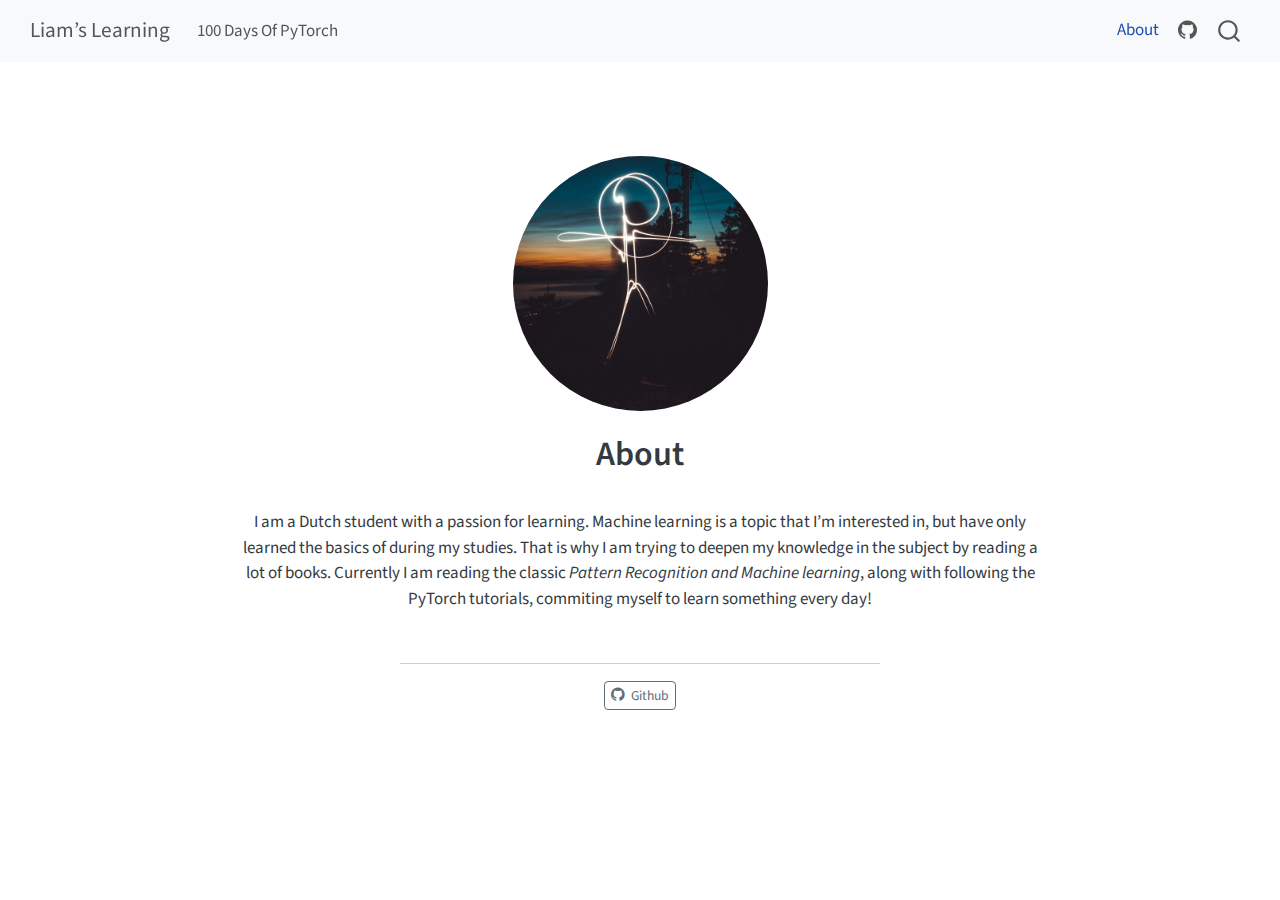
<file: about.html>
<!DOCTYPE html>
<html xmlns="http://www.w3.org/1999/xhtml" lang="en" xml:lang="en"><head>

<meta charset="utf-8">
<meta name="generator" content="quarto-1.7.30">

<meta name="viewport" content="width=device-width, initial-scale=1.0, user-scalable=yes">


<title>About – Liam’s Learning</title>
<style>
code{white-space: pre-wrap;}
span.smallcaps{font-variant: small-caps;}
div.columns{display: flex; gap: min(4vw, 1.5em);}
div.column{flex: auto; overflow-x: auto;}
div.hanging-indent{margin-left: 1.5em; text-indent: -1.5em;}
ul.task-list{list-style: none;}
ul.task-list li input[type="checkbox"] {
  width: 0.8em;
  margin: 0 0.8em 0.2em -1em; /* quarto-specific, see https://github.com/quarto-dev/quarto-cli/issues/4556 */ 
  vertical-align: middle;
}
</style>


<script src="site_libs/quarto-nav/quarto-nav.js"></script>
<script src="site_libs/quarto-nav/headroom.min.js"></script>
<script src="site_libs/clipboard/clipboard.min.js"></script>
<script src="site_libs/quarto-search/autocomplete.umd.js"></script>
<script src="site_libs/quarto-search/fuse.min.js"></script>
<script src="site_libs/quarto-search/quarto-search.js"></script>
<meta name="quarto:offset" content="./">
<script src="site_libs/quarto-html/quarto.js" type="module"></script>
<script src="site_libs/quarto-html/tabsets/tabsets.js" type="module"></script>
<script src="site_libs/quarto-html/popper.min.js"></script>
<script src="site_libs/quarto-html/tippy.umd.min.js"></script>
<link href="site_libs/quarto-html/tippy.css" rel="stylesheet">
<link href="site_libs/quarto-html/quarto-syntax-highlighting-de070a7b0ab54f8780927367ac907214.css" rel="stylesheet" id="quarto-text-highlighting-styles">
<script src="site_libs/bootstrap/bootstrap.min.js"></script>
<link href="site_libs/bootstrap/bootstrap-icons.css" rel="stylesheet">
<link href="site_libs/bootstrap/bootstrap-e36ce5c26c48eccda62d8cde5e438854.min.css" rel="stylesheet" append-hash="true" id="quarto-bootstrap" data-mode="light">
<script id="quarto-search-options" type="application/json">{
  "location": "navbar",
  "copy-button": false,
  "collapse-after": 3,
  "panel-placement": "end",
  "type": "overlay",
  "limit": 50,
  "keyboard-shortcut": [
    "f",
    "/",
    "s"
  ],
  "show-item-context": false,
  "language": {
    "search-no-results-text": "No results",
    "search-matching-documents-text": "matching documents",
    "search-copy-link-title": "Copy link to search",
    "search-hide-matches-text": "Hide additional matches",
    "search-more-match-text": "more match in this document",
    "search-more-matches-text": "more matches in this document",
    "search-clear-button-title": "Clear",
    "search-text-placeholder": "",
    "search-detached-cancel-button-title": "Cancel",
    "search-submit-button-title": "Submit",
    "search-label": "Search"
  }
}</script>
<script async="" src="https://www.googletagmanager.com/gtag/js?id=G-41DNWB0BJ3"></script>

<script type="text/javascript">

window.dataLayer = window.dataLayer || [];
function gtag(){dataLayer.push(arguments);}
gtag('js', new Date());
gtag('config', 'G-41DNWB0BJ3', { 'anonymize_ip': true});
</script>


<link rel="stylesheet" href="styles.css">
</head>

<body class="nav-fixed fullcontent quarto-light">

<div id="quarto-search-results"></div>
  <header id="quarto-header" class="headroom fixed-top">
    <nav class="navbar navbar-expand-lg " data-bs-theme="dark">
      <div class="navbar-container container-fluid">
      <div class="navbar-brand-container mx-auto">
    <a class="navbar-brand" href="./index.html">
    <span class="navbar-title">Liam’s Learning</span>
    </a>
  </div>
            <div id="quarto-search" class="" title="Search"></div>
          <button class="navbar-toggler" type="button" data-bs-toggle="collapse" data-bs-target="#navbarCollapse" aria-controls="navbarCollapse" role="menu" aria-expanded="false" aria-label="Toggle navigation" onclick="if (window.quartoToggleHeadroom) { window.quartoToggleHeadroom(); }">
  <span class="navbar-toggler-icon"></span>
</button>
          <div class="collapse navbar-collapse" id="navbarCollapse">
            <ul class="navbar-nav navbar-nav-scroll me-auto">
  <li class="nav-item">
    <a class="nav-link" href="./100-days-of-pytorch.html"> 
<span class="menu-text">100 Days Of PyTorch</span></a>
  </li>  
</ul>
            <ul class="navbar-nav navbar-nav-scroll ms-auto">
  <li class="nav-item">
    <a class="nav-link active" href="./about.html" aria-current="page"> 
<span class="menu-text">About</span></a>
  </li>  
  <li class="nav-item compact">
    <a class="nav-link" href="https://github.com/liamgroen"> <i class="bi bi-github" role="img">
</i> 
<span class="menu-text"></span></a>
  </li>  
</ul>
          </div> <!-- /navcollapse -->
            <div class="quarto-navbar-tools">
</div>
      </div> <!-- /container-fluid -->
    </nav>
</header>
<!-- content -->
<div id="quarto-content" class="quarto-container page-columns page-rows-contents page-layout-article page-navbar">
<!-- sidebar -->
<!-- margin-sidebar -->
    
<!-- main -->
<div class="quarto-about-jolla">
  <img src="profile.jpg" class="about-image
  round " style="height: 15em; width: 15em;">
 <header id="title-block-header" class="quarto-title-block default">
<div class="quarto-title">
<h1 class="title">About</h1>
</div>
<div class="quarto-title-meta">
  </div>
</header><main class="content" id="quarto-document-content">
<p>I am a Dutch student with a passion for learning. Machine learning is a topic that I’m interested in, but have only learned the basics of during my studies. That is why I am trying to deepen my knowledge in the subject by reading a lot of books. Currently I am reading the classic <em>Pattern Recognition and Machine learning</em>, along with following the PyTorch tutorials, commiting myself to learn something every day!</p>


</main> 
  <hr class="about-sep">
   <div class="about-links">
  <a href="https://github.com" class="about-link" rel="" target="">
    <i class="bi bi-github"></i>
     <span class="about-link-text">Github</span>
  </a>
</div>
</div>
 <!-- /main -->
<script id="quarto-html-after-body" type="application/javascript">
  window.document.addEventListener("DOMContentLoaded", function (event) {
    const isCodeAnnotation = (el) => {
      for (const clz of el.classList) {
        if (clz.startsWith('code-annotation-')) {                     
          return true;
        }
      }
      return false;
    }
    const onCopySuccess = function(e) {
      // button target
      const button = e.trigger;
      // don't keep focus
      button.blur();
      // flash "checked"
      button.classList.add('code-copy-button-checked');
      var currentTitle = button.getAttribute("title");
      button.setAttribute("title", "Copied!");
      let tooltip;
      if (window.bootstrap) {
        button.setAttribute("data-bs-toggle", "tooltip");
        button.setAttribute("data-bs-placement", "left");
        button.setAttribute("data-bs-title", "Copied!");
        tooltip = new bootstrap.Tooltip(button, 
          { trigger: "manual", 
            customClass: "code-copy-button-tooltip",
            offset: [0, -8]});
        tooltip.show();    
      }
      setTimeout(function() {
        if (tooltip) {
          tooltip.hide();
          button.removeAttribute("data-bs-title");
          button.removeAttribute("data-bs-toggle");
          button.removeAttribute("data-bs-placement");
        }
        button.setAttribute("title", currentTitle);
        button.classList.remove('code-copy-button-checked');
      }, 1000);
      // clear code selection
      e.clearSelection();
    }
    const getTextToCopy = function(trigger) {
        const codeEl = trigger.previousElementSibling.cloneNode(true);
        for (const childEl of codeEl.children) {
          if (isCodeAnnotation(childEl)) {
            childEl.remove();
          }
        }
        return codeEl.innerText;
    }
    const clipboard = new window.ClipboardJS('.code-copy-button:not([data-in-quarto-modal])', {
      text: getTextToCopy
    });
    clipboard.on('success', onCopySuccess);
    if (window.document.getElementById('quarto-embedded-source-code-modal')) {
      const clipboardModal = new window.ClipboardJS('.code-copy-button[data-in-quarto-modal]', {
        text: getTextToCopy,
        container: window.document.getElementById('quarto-embedded-source-code-modal')
      });
      clipboardModal.on('success', onCopySuccess);
    }
      var localhostRegex = new RegExp(/^(?:http|https):\/\/localhost\:?[0-9]*\//);
      var mailtoRegex = new RegExp(/^mailto:/);
        var filterRegex = new RegExp("https:\/\/liamgroen\.github\.io\/");
      var isInternal = (href) => {
          return filterRegex.test(href) || localhostRegex.test(href) || mailtoRegex.test(href);
      }
      // Inspect non-navigation links and adorn them if external
     var links = window.document.querySelectorAll('a[href]:not(.nav-link):not(.navbar-brand):not(.toc-action):not(.sidebar-link):not(.sidebar-item-toggle):not(.pagination-link):not(.no-external):not([aria-hidden]):not(.dropdown-item):not(.quarto-navigation-tool):not(.about-link)');
      for (var i=0; i<links.length; i++) {
        const link = links[i];
        if (!isInternal(link.href)) {
          // undo the damage that might have been done by quarto-nav.js in the case of
          // links that we want to consider external
          if (link.dataset.originalHref !== undefined) {
            link.href = link.dataset.originalHref;
          }
        }
      }
    function tippyHover(el, contentFn, onTriggerFn, onUntriggerFn) {
      const config = {
        allowHTML: true,
        maxWidth: 500,
        delay: 100,
        arrow: false,
        appendTo: function(el) {
            return el.parentElement;
        },
        interactive: true,
        interactiveBorder: 10,
        theme: 'quarto',
        placement: 'bottom-start',
      };
      if (contentFn) {
        config.content = contentFn;
      }
      if (onTriggerFn) {
        config.onTrigger = onTriggerFn;
      }
      if (onUntriggerFn) {
        config.onUntrigger = onUntriggerFn;
      }
      window.tippy(el, config); 
    }
    const noterefs = window.document.querySelectorAll('a[role="doc-noteref"]');
    for (var i=0; i<noterefs.length; i++) {
      const ref = noterefs[i];
      tippyHover(ref, function() {
        // use id or data attribute instead here
        let href = ref.getAttribute('data-footnote-href') || ref.getAttribute('href');
        try { href = new URL(href).hash; } catch {}
        const id = href.replace(/^#\/?/, "");
        const note = window.document.getElementById(id);
        if (note) {
          return note.innerHTML;
        } else {
          return "";
        }
      });
    }
    const xrefs = window.document.querySelectorAll('a.quarto-xref');
    const processXRef = (id, note) => {
      // Strip column container classes
      const stripColumnClz = (el) => {
        el.classList.remove("page-full", "page-columns");
        if (el.children) {
          for (const child of el.children) {
            stripColumnClz(child);
          }
        }
      }
      stripColumnClz(note)
      if (id === null || id.startsWith('sec-')) {
        // Special case sections, only their first couple elements
        const container = document.createElement("div");
        if (note.children && note.children.length > 2) {
          container.appendChild(note.children[0].cloneNode(true));
          for (let i = 1; i < note.children.length; i++) {
            const child = note.children[i];
            if (child.tagName === "P" && child.innerText === "") {
              continue;
            } else {
              container.appendChild(child.cloneNode(true));
              break;
            }
          }
          if (window.Quarto?.typesetMath) {
            window.Quarto.typesetMath(container);
          }
          return container.innerHTML
        } else {
          if (window.Quarto?.typesetMath) {
            window.Quarto.typesetMath(note);
          }
          return note.innerHTML;
        }
      } else {
        // Remove any anchor links if they are present
        const anchorLink = note.querySelector('a.anchorjs-link');
        if (anchorLink) {
          anchorLink.remove();
        }
        if (window.Quarto?.typesetMath) {
          window.Quarto.typesetMath(note);
        }
        if (note.classList.contains("callout")) {
          return note.outerHTML;
        } else {
          return note.innerHTML;
        }
      }
    }
    for (var i=0; i<xrefs.length; i++) {
      const xref = xrefs[i];
      tippyHover(xref, undefined, function(instance) {
        instance.disable();
        let url = xref.getAttribute('href');
        let hash = undefined; 
        if (url.startsWith('#')) {
          hash = url;
        } else {
          try { hash = new URL(url).hash; } catch {}
        }
        if (hash) {
          const id = hash.replace(/^#\/?/, "");
          const note = window.document.getElementById(id);
          if (note !== null) {
            try {
              const html = processXRef(id, note.cloneNode(true));
              instance.setContent(html);
            } finally {
              instance.enable();
              instance.show();
            }
          } else {
            // See if we can fetch this
            fetch(url.split('#')[0])
            .then(res => res.text())
            .then(html => {
              const parser = new DOMParser();
              const htmlDoc = parser.parseFromString(html, "text/html");
              const note = htmlDoc.getElementById(id);
              if (note !== null) {
                const html = processXRef(id, note);
                instance.setContent(html);
              } 
            }).finally(() => {
              instance.enable();
              instance.show();
            });
          }
        } else {
          // See if we can fetch a full url (with no hash to target)
          // This is a special case and we should probably do some content thinning / targeting
          fetch(url)
          .then(res => res.text())
          .then(html => {
            const parser = new DOMParser();
            const htmlDoc = parser.parseFromString(html, "text/html");
            const note = htmlDoc.querySelector('main.content');
            if (note !== null) {
              // This should only happen for chapter cross references
              // (since there is no id in the URL)
              // remove the first header
              if (note.children.length > 0 && note.children[0].tagName === "HEADER") {
                note.children[0].remove();
              }
              const html = processXRef(null, note);
              instance.setContent(html);
            } 
          }).finally(() => {
            instance.enable();
            instance.show();
          });
        }
      }, function(instance) {
      });
    }
        let selectedAnnoteEl;
        const selectorForAnnotation = ( cell, annotation) => {
          let cellAttr = 'data-code-cell="' + cell + '"';
          let lineAttr = 'data-code-annotation="' +  annotation + '"';
          const selector = 'span[' + cellAttr + '][' + lineAttr + ']';
          return selector;
        }
        const selectCodeLines = (annoteEl) => {
          const doc = window.document;
          const targetCell = annoteEl.getAttribute("data-target-cell");
          const targetAnnotation = annoteEl.getAttribute("data-target-annotation");
          const annoteSpan = window.document.querySelector(selectorForAnnotation(targetCell, targetAnnotation));
          const lines = annoteSpan.getAttribute("data-code-lines").split(",");
          const lineIds = lines.map((line) => {
            return targetCell + "-" + line;
          })
          let top = null;
          let height = null;
          let parent = null;
          if (lineIds.length > 0) {
              //compute the position of the single el (top and bottom and make a div)
              const el = window.document.getElementById(lineIds[0]);
              top = el.offsetTop;
              height = el.offsetHeight;
              parent = el.parentElement.parentElement;
            if (lineIds.length > 1) {
              const lastEl = window.document.getElementById(lineIds[lineIds.length - 1]);
              const bottom = lastEl.offsetTop + lastEl.offsetHeight;
              height = bottom - top;
            }
            if (top !== null && height !== null && parent !== null) {
              // cook up a div (if necessary) and position it 
              let div = window.document.getElementById("code-annotation-line-highlight");
              if (div === null) {
                div = window.document.createElement("div");
                div.setAttribute("id", "code-annotation-line-highlight");
                div.style.position = 'absolute';
                parent.appendChild(div);
              }
              div.style.top = top - 2 + "px";
              div.style.height = height + 4 + "px";
              div.style.left = 0;
              let gutterDiv = window.document.getElementById("code-annotation-line-highlight-gutter");
              if (gutterDiv === null) {
                gutterDiv = window.document.createElement("div");
                gutterDiv.setAttribute("id", "code-annotation-line-highlight-gutter");
                gutterDiv.style.position = 'absolute';
                const codeCell = window.document.getElementById(targetCell);
                const gutter = codeCell.querySelector('.code-annotation-gutter');
                gutter.appendChild(gutterDiv);
              }
              gutterDiv.style.top = top - 2 + "px";
              gutterDiv.style.height = height + 4 + "px";
            }
            selectedAnnoteEl = annoteEl;
          }
        };
        const unselectCodeLines = () => {
          const elementsIds = ["code-annotation-line-highlight", "code-annotation-line-highlight-gutter"];
          elementsIds.forEach((elId) => {
            const div = window.document.getElementById(elId);
            if (div) {
              div.remove();
            }
          });
          selectedAnnoteEl = undefined;
        };
          // Handle positioning of the toggle
      window.addEventListener(
        "resize",
        throttle(() => {
          elRect = undefined;
          if (selectedAnnoteEl) {
            selectCodeLines(selectedAnnoteEl);
          }
        }, 10)
      );
      function throttle(fn, ms) {
      let throttle = false;
      let timer;
        return (...args) => {
          if(!throttle) { // first call gets through
              fn.apply(this, args);
              throttle = true;
          } else { // all the others get throttled
              if(timer) clearTimeout(timer); // cancel #2
              timer = setTimeout(() => {
                fn.apply(this, args);
                timer = throttle = false;
              }, ms);
          }
        };
      }
        // Attach click handler to the DT
        const annoteDls = window.document.querySelectorAll('dt[data-target-cell]');
        for (const annoteDlNode of annoteDls) {
          annoteDlNode.addEventListener('click', (event) => {
            const clickedEl = event.target;
            if (clickedEl !== selectedAnnoteEl) {
              unselectCodeLines();
              const activeEl = window.document.querySelector('dt[data-target-cell].code-annotation-active');
              if (activeEl) {
                activeEl.classList.remove('code-annotation-active');
              }
              selectCodeLines(clickedEl);
              clickedEl.classList.add('code-annotation-active');
            } else {
              // Unselect the line
              unselectCodeLines();
              clickedEl.classList.remove('code-annotation-active');
            }
          });
        }
    const findCites = (el) => {
      const parentEl = el.parentElement;
      if (parentEl) {
        const cites = parentEl.dataset.cites;
        if (cites) {
          return {
            el,
            cites: cites.split(' ')
          };
        } else {
          return findCites(el.parentElement)
        }
      } else {
        return undefined;
      }
    };
    var bibliorefs = window.document.querySelectorAll('a[role="doc-biblioref"]');
    for (var i=0; i<bibliorefs.length; i++) {
      const ref = bibliorefs[i];
      const citeInfo = findCites(ref);
      if (citeInfo) {
        tippyHover(citeInfo.el, function() {
          var popup = window.document.createElement('div');
          citeInfo.cites.forEach(function(cite) {
            var citeDiv = window.document.createElement('div');
            citeDiv.classList.add('hanging-indent');
            citeDiv.classList.add('csl-entry');
            var biblioDiv = window.document.getElementById('ref-' + cite);
            if (biblioDiv) {
              citeDiv.innerHTML = biblioDiv.innerHTML;
            }
            popup.appendChild(citeDiv);
          });
          return popup.innerHTML;
        });
      }
    }
  });
  </script>
<input type="hidden" id="giscus-base-theme" value="light">
<input type="hidden" id="giscus-alt-theme" value="dark">
<script>
  function loadGiscus() {
    // Function to get the theme based on body class
    const getTheme = () => {
      let baseTheme = document.getElementById('giscus-base-theme').value;
      let altTheme = document.getElementById('giscus-alt-theme').value;
      if (authorPrefersDark) {
          [baseTheme, altTheme] = [altTheme, baseTheme];
      }
      return document.body.classList.contains('quarto-dark') ? altTheme : baseTheme;
    };
    const script = document.createElement("script");
    script.src = "https://giscus.app/client.js";
    script.async = true;
    script.dataset.repo = "liamgroen/liamgroen.github.io";
    script.dataset.repoId = "R_kgDOOcyOeQ";
    script.dataset.category = "General";
    script.dataset.categoryId = "DIC_kwDOOcyOec4Cp8km";
    script.dataset.mapping = "title";
    script.dataset.reactionsEnabled = "1";
    script.dataset.emitMetadata = "0";
    script.dataset.inputPosition = "top";
    script.dataset.theme = getTheme();
    script.dataset.lang = "en";
    script.crossOrigin = "anonymous";
    // Append the script to the desired div instead of at the end of the body
    document.getElementById("quarto-content").appendChild(script);
  }
  loadGiscus();
</script>
</div> <!-- /content -->




</body></html>
</file>
<file: site_libs/quarto-html/tippy.css>
.tippy-box[data-animation=fade][data-state=hidden]{opacity:0}[data-tippy-root]{max-width:calc(100vw - 10px)}.tippy-box{position:relative;background-color:#333;color:#fff;border-radius:4px;font-size:14px;line-height:1.4;white-space:normal;outline:0;transition-property:transform,visibility,opacity}.tippy-box[data-placement^=top]>.tippy-arrow{bottom:0}.tippy-box[data-placement^=top]>.tippy-arrow:before{bottom:-7px;left:0;border-width:8px 8px 0;border-top-color:initial;transform-origin:center top}.tippy-box[data-placement^=bottom]>.tippy-arrow{top:0}.tippy-box[data-placement^=bottom]>.tippy-arrow:before{top:-7px;left:0;border-width:0 8px 8px;border-bottom-color:initial;transform-origin:center bottom}.tippy-box[data-placement^=left]>.tippy-arrow{right:0}.tippy-box[data-placement^=left]>.tippy-arrow:before{border-width:8px 0 8px 8px;border-left-color:initial;right:-7px;transform-origin:center left}.tippy-box[data-placement^=right]>.tippy-arrow{left:0}.tippy-box[data-placement^=right]>.tippy-arrow:before{left:-7px;border-width:8px 8px 8px 0;border-right-color:initial;transform-origin:center right}.tippy-box[data-inertia][data-state=visible]{transition-timing-function:cubic-bezier(.54,1.5,.38,1.11)}.tippy-arrow{width:16px;height:16px;color:#333}.tippy-arrow:before{content:"";position:absolute;border-color:transparent;border-style:solid}.tippy-content{position:relative;padding:5px 9px;z-index:1}
</file>
<file: site_libs/quarto-html/quarto-syntax-highlighting-de070a7b0ab54f8780927367ac907214.css>
/* quarto syntax highlight colors */
:root {
  --quarto-hl-ot-color: #003B4F;
  --quarto-hl-at-color: #657422;
  --quarto-hl-ss-color: #20794D;
  --quarto-hl-an-color: #5E5E5E;
  --quarto-hl-fu-color: #4758AB;
  --quarto-hl-st-color: #20794D;
  --quarto-hl-cf-color: #003B4F;
  --quarto-hl-op-color: #5E5E5E;
  --quarto-hl-er-color: #AD0000;
  --quarto-hl-bn-color: #AD0000;
  --quarto-hl-al-color: #AD0000;
  --quarto-hl-va-color: #111111;
  --quarto-hl-bu-color: inherit;
  --quarto-hl-ex-color: inherit;
  --quarto-hl-pp-color: #AD0000;
  --quarto-hl-in-color: #5E5E5E;
  --quarto-hl-vs-color: #20794D;
  --quarto-hl-wa-color: #5E5E5E;
  --quarto-hl-do-color: #5E5E5E;
  --quarto-hl-im-color: #00769E;
  --quarto-hl-ch-color: #20794D;
  --quarto-hl-dt-color: #AD0000;
  --quarto-hl-fl-color: #AD0000;
  --quarto-hl-co-color: #5E5E5E;
  --quarto-hl-cv-color: #5E5E5E;
  --quarto-hl-cn-color: #8f5902;
  --quarto-hl-sc-color: #5E5E5E;
  --quarto-hl-dv-color: #AD0000;
  --quarto-hl-kw-color: #003B4F;
}

/* other quarto variables */
:root {
  --quarto-font-monospace: SFMono-Regular, Menlo, Monaco, Consolas, "Liberation Mono", "Courier New", monospace;
}

/* syntax highlight based on Pandoc's rules */
pre > code.sourceCode > span {
  color: #003B4F;
}

code.sourceCode > span {
  color: #003B4F;
}

div.sourceCode,
div.sourceCode pre.sourceCode {
  color: #003B4F;
}

/* Normal */
code span {
  color: #003B4F;
}

/* Alert */
code span.al {
  color: #AD0000;
  font-style: inherit;
}

/* Annotation */
code span.an {
  color: #5E5E5E;
  font-style: inherit;
}

/* Attribute */
code span.at {
  color: #657422;
  font-style: inherit;
}

/* BaseN */
code span.bn {
  color: #AD0000;
  font-style: inherit;
}

/* BuiltIn */
code span.bu {
  font-style: inherit;
}

/* ControlFlow */
code span.cf {
  color: #003B4F;
  font-weight: bold;
  font-style: inherit;
}

/* Char */
code span.ch {
  color: #20794D;
  font-style: inherit;
}

/* Constant */
code span.cn {
  color: #8f5902;
  font-style: inherit;
}

/* Comment */
code span.co {
  color: #5E5E5E;
  font-style: inherit;
}

/* CommentVar */
code span.cv {
  color: #5E5E5E;
  font-style: italic;
}

/* Documentation */
code span.do {
  color: #5E5E5E;
  font-style: italic;
}

/* DataType */
code span.dt {
  color: #AD0000;
  font-style: inherit;
}

/* DecVal */
code span.dv {
  color: #AD0000;
  font-style: inherit;
}

/* Error */
code span.er {
  color: #AD0000;
  font-style: inherit;
}

/* Extension */
code span.ex {
  font-style: inherit;
}

/* Float */
code span.fl {
  color: #AD0000;
  font-style: inherit;
}

/* Function */
code span.fu {
  color: #4758AB;
  font-style: inherit;
}

/* Import */
code span.im {
  color: #00769E;
  font-style: inherit;
}

/* Information */
code span.in {
  color: #5E5E5E;
  font-style: inherit;
}

/* Keyword */
code span.kw {
  color: #003B4F;
  font-weight: bold;
  font-style: inherit;
}

/* Operator */
code span.op {
  color: #5E5E5E;
  font-style: inherit;
}

/* Other */
code span.ot {
  color: #003B4F;
  font-style: inherit;
}

/* Preprocessor */
code span.pp {
  color: #AD0000;
  font-style: inherit;
}

/* SpecialChar */
code span.sc {
  color: #5E5E5E;
  font-style: inherit;
}

/* SpecialString */
code span.ss {
  color: #20794D;
  font-style: inherit;
}

/* String */
code span.st {
  color: #20794D;
  font-style: inherit;
}

/* Variable */
code span.va {
  color: #111111;
  font-style: inherit;
}

/* VerbatimString */
code span.vs {
  color: #20794D;
  font-style: inherit;
}

/* Warning */
code span.wa {
  color: #5E5E5E;
  font-style: italic;
}

.prevent-inlining {
  content: "</";
}

/*# sourceMappingURL=87b39de9f4d1ff88c62557026aa071dc.css.map */
</file>
<file: styles.css>
/* css styles */
</file>
<file: site_libs/quarto-html/quarto-syntax-highlighting-e1a5c8363afafaef2c763b6775fbf3ca.css>
/* quarto syntax highlight colors */
:root {
  --quarto-hl-ot-color: #003B4F;
  --quarto-hl-at-color: #657422;
  --quarto-hl-ss-color: #20794D;
  --quarto-hl-an-color: #5E5E5E;
  --quarto-hl-fu-color: #4758AB;
  --quarto-hl-st-color: #20794D;
  --quarto-hl-cf-color: #003B4F;
  --quarto-hl-op-color: #5E5E5E;
  --quarto-hl-er-color: #AD0000;
  --quarto-hl-bn-color: #AD0000;
  --quarto-hl-al-color: #AD0000;
  --quarto-hl-va-color: #111111;
  --quarto-hl-bu-color: inherit;
  --quarto-hl-ex-color: inherit;
  --quarto-hl-pp-color: #AD0000;
  --quarto-hl-in-color: #5E5E5E;
  --quarto-hl-vs-color: #20794D;
  --quarto-hl-wa-color: #5E5E5E;
  --quarto-hl-do-color: #5E5E5E;
  --quarto-hl-im-color: #00769E;
  --quarto-hl-ch-color: #20794D;
  --quarto-hl-dt-color: #AD0000;
  --quarto-hl-fl-color: #AD0000;
  --quarto-hl-co-color: #5E5E5E;
  --quarto-hl-cv-color: #5E5E5E;
  --quarto-hl-cn-color: #8f5902;
  --quarto-hl-sc-color: #5E5E5E;
  --quarto-hl-dv-color: #AD0000;
  --quarto-hl-kw-color: #003B4F;
}

/* other quarto variables */
:root {
  --quarto-font-monospace: SFMono-Regular, Menlo, Monaco, Consolas, "Liberation Mono", "Courier New", monospace;
}

/* syntax highlight based on Pandoc's rules */
pre > code.sourceCode > span {
  color: #003B4F;
}

code.sourceCode > span {
  color: #003B4F;
}

div.sourceCode,
div.sourceCode pre.sourceCode {
  color: #003B4F;
}

/* Normal */
code span {
  color: #003B4F;
}

/* Alert */
code span.al {
  color: #AD0000;
  font-style: inherit;
}

/* Annotation */
code span.an {
  color: #5E5E5E;
  font-style: inherit;
}

/* Attribute */
code span.at {
  color: #657422;
  font-style: inherit;
}

/* BaseN */
code span.bn {
  color: #AD0000;
  font-style: inherit;
}

/* BuiltIn */
code span.bu {
  font-style: inherit;
}

/* ControlFlow */
code span.cf {
  color: #003B4F;
  font-weight: bold;
  font-style: inherit;
}

/* Char */
code span.ch {
  color: #20794D;
  font-style: inherit;
}

/* Constant */
code span.cn {
  color: #8f5902;
  font-style: inherit;
}

/* Comment */
code span.co {
  color: #5E5E5E;
  font-style: inherit;
}

/* CommentVar */
code span.cv {
  color: #5E5E5E;
  font-style: italic;
}

/* Documentation */
code span.do {
  color: #5E5E5E;
  font-style: italic;
}

/* DataType */
code span.dt {
  color: #AD0000;
  font-style: inherit;
}

/* DecVal */
code span.dv {
  color: #AD0000;
  font-style: inherit;
}

/* Error */
code span.er {
  color: #AD0000;
  font-style: inherit;
}

/* Extension */
code span.ex {
  font-style: inherit;
}

/* Float */
code span.fl {
  color: #AD0000;
  font-style: inherit;
}

/* Function */
code span.fu {
  color: #4758AB;
  font-style: inherit;
}

/* Import */
code span.im {
  color: #00769E;
  font-style: inherit;
}

/* Information */
code span.in {
  color: #5E5E5E;
  font-style: inherit;
}

/* Keyword */
code span.kw {
  color: #003B4F;
  font-weight: bold;
  font-style: inherit;
}

/* Operator */
code span.op {
  color: #5E5E5E;
  font-style: inherit;
}

/* Other */
code span.ot {
  color: #003B4F;
  font-style: inherit;
}

/* Preprocessor */
code span.pp {
  color: #AD0000;
  font-style: inherit;
}

/* SpecialChar */
code span.sc {
  color: #5E5E5E;
  font-style: inherit;
}

/* SpecialString */
code span.ss {
  color: #20794D;
  font-style: inherit;
}

/* String */
code span.st {
  color: #20794D;
  font-style: inherit;
}

/* Variable */
code span.va {
  color: #111111;
  font-style: inherit;
}

/* VerbatimString */
code span.vs {
  color: #20794D;
  font-style: inherit;
}

/* Warning */
code span.wa {
  color: #5E5E5E;
  font-style: italic;
}

.prevent-inlining {
  content: "</";
}

/*# sourceMappingURL=c735b2cac6c846c1abc72f5ce1520814.css.map */
</file>
<file: site_libs/quarto-html/quarto-syntax-highlighting-dark-8ef56b68f8fa1e9d2ba328e99e439f80.css>
/* quarto syntax highlight colors */
:root {
  --quarto-hl-al-color: #f07178;
  --quarto-hl-an-color: #d4d0ab;
  --quarto-hl-at-color: #00e0e0;
  --quarto-hl-bn-color: #d4d0ab;
  --quarto-hl-bu-color: #abe338;
  --quarto-hl-ch-color: #abe338;
  --quarto-hl-co-color: #f8f8f2;
  --quarto-hl-cv-color: #ffd700;
  --quarto-hl-cn-color: #ffd700;
  --quarto-hl-cf-color: #ffa07a;
  --quarto-hl-dt-color: #ffa07a;
  --quarto-hl-dv-color: #d4d0ab;
  --quarto-hl-do-color: #f8f8f2;
  --quarto-hl-er-color: #f07178;
  --quarto-hl-ex-color: #00e0e0;
  --quarto-hl-fl-color: #d4d0ab;
  --quarto-hl-fu-color: #ffa07a;
  --quarto-hl-im-color: #abe338;
  --quarto-hl-in-color: #d4d0ab;
  --quarto-hl-kw-color: #ffa07a;
  --quarto-hl-op-color: #ffa07a;
  --quarto-hl-ot-color: #00e0e0;
  --quarto-hl-pp-color: #dcc6e0;
  --quarto-hl-re-color: #00e0e0;
  --quarto-hl-sc-color: #abe338;
  --quarto-hl-ss-color: #abe338;
  --quarto-hl-st-color: #abe338;
  --quarto-hl-va-color: #00e0e0;
  --quarto-hl-vs-color: #abe338;
  --quarto-hl-wa-color: #dcc6e0;
}

/* other quarto variables */
:root {
  --quarto-font-monospace: SFMono-Regular, Menlo, Monaco, Consolas, "Liberation Mono", "Courier New", monospace;
}

/* syntax highlight based on Pandoc's rules */
pre > code.sourceCode > span {
  color: #f8f8f2;
}

code.sourceCode > span {
  color: #f8f8f2;
}

div.sourceCode,
div.sourceCode pre.sourceCode {
  color: #f8f8f2;
}

/* Normal */
code span {
  color: #f8f8f2;
}

/* Alert */
code span.al {
  color: #f07178;
}

/* Annotation */
code span.an {
  color: #d4d0ab;
}

/* Attribute */
code span.at {
  color: #00e0e0;
}

/* BaseN */
code span.bn {
  color: #d4d0ab;
}

/* BuiltIn */
code span.bu {
  color: #abe338;
}

/* ControlFlow */
code span.cf {
  font-weight: bold;
  color: #ffa07a;
}

/* Char */
code span.ch {
  color: #abe338;
}

/* Constant */
code span.cn {
  color: #ffd700;
}

/* Comment */
code span.co {
  font-style: italic;
  color: #f8f8f2;
}

/* CommentVar */
code span.cv {
  color: #ffd700;
}

/* Documentation */
code span.do {
  color: #f8f8f2;
}

/* DataType */
code span.dt {
  color: #ffa07a;
}

/* DecVal */
code span.dv {
  color: #d4d0ab;
}

/* Error */
code span.er {
  color: #f07178;
  text-decoration: underline;
}

/* Extension */
code span.ex {
  font-weight: bold;
  color: #00e0e0;
}

/* Float */
code span.fl {
  color: #d4d0ab;
}

/* Function */
code span.fu {
  color: #ffa07a;
}

/* Import */
code span.im {
  color: #abe338;
}

/* Information */
code span.in {
  color: #d4d0ab;
}

/* Keyword */
code span.kw {
  font-weight: bold;
  color: #ffa07a;
}

/* Operator */
code span.op {
  color: #ffa07a;
}

/* Other */
code span.ot {
  color: #00e0e0;
}

/* Preprocessor */
code span.pp {
  color: #dcc6e0;
}

/* RegionMarker */
code span.re {
  background-color: #f8f8f2;
  color: #00e0e0;
}

/* SpecialChar */
code span.sc {
  color: #abe338;
}

/* SpecialString */
code span.ss {
  color: #abe338;
}

/* String */
code span.st {
  color: #abe338;
}

/* Variable */
code span.va {
  color: #00e0e0;
}

/* VerbatimString */
code span.vs {
  color: #abe338;
}

/* Warning */
code span.wa {
  color: #dcc6e0;
}

.prevent-inlining {
  content: "</";
}

/*# sourceMappingURL=cf5278f7cea5512246cb3b41cb474b3b.css.map */
</file>
<file: site_libs/quarto-html/quarto-syntax-highlighting-dark-2b3e328b71be8d25427581baeb23079b.css>
/* quarto syntax highlight colors */
:root {
  --quarto-hl-al-color: #f07178;
  --quarto-hl-an-color: #d4d0ab;
  --quarto-hl-at-color: #00e0e0;
  --quarto-hl-bn-color: #d4d0ab;
  --quarto-hl-bu-color: #abe338;
  --quarto-hl-ch-color: #abe338;
  --quarto-hl-co-color: #f8f8f2;
  --quarto-hl-cv-color: #ffd700;
  --quarto-hl-cn-color: #ffd700;
  --quarto-hl-cf-color: #ffa07a;
  --quarto-hl-dt-color: #ffa07a;
  --quarto-hl-dv-color: #d4d0ab;
  --quarto-hl-do-color: #f8f8f2;
  --quarto-hl-er-color: #f07178;
  --quarto-hl-ex-color: #00e0e0;
  --quarto-hl-fl-color: #d4d0ab;
  --quarto-hl-fu-color: #ffa07a;
  --quarto-hl-im-color: #abe338;
  --quarto-hl-in-color: #d4d0ab;
  --quarto-hl-kw-color: #ffa07a;
  --quarto-hl-op-color: #ffa07a;
  --quarto-hl-ot-color: #00e0e0;
  --quarto-hl-pp-color: #dcc6e0;
  --quarto-hl-re-color: #00e0e0;
  --quarto-hl-sc-color: #abe338;
  --quarto-hl-ss-color: #abe338;
  --quarto-hl-st-color: #abe338;
  --quarto-hl-va-color: #00e0e0;
  --quarto-hl-vs-color: #abe338;
  --quarto-hl-wa-color: #dcc6e0;
}

/* other quarto variables */
:root {
  --quarto-font-monospace: SFMono-Regular, Menlo, Monaco, Consolas, "Liberation Mono", "Courier New", monospace;
}

/* syntax highlight based on Pandoc's rules */
pre > code.sourceCode > span {
  color: #f8f8f2;
}

code.sourceCode > span {
  color: #f8f8f2;
}

div.sourceCode,
div.sourceCode pre.sourceCode {
  color: #f8f8f2;
}

/* Normal */
code span {
  color: #f8f8f2;
}

/* Alert */
code span.al {
  color: #f07178;
}

/* Annotation */
code span.an {
  color: #d4d0ab;
}

/* Attribute */
code span.at {
  color: #00e0e0;
}

/* BaseN */
code span.bn {
  color: #d4d0ab;
}

/* BuiltIn */
code span.bu {
  color: #abe338;
}

/* ControlFlow */
code span.cf {
  font-weight: bold;
  color: #ffa07a;
}

/* Char */
code span.ch {
  color: #abe338;
}

/* Constant */
code span.cn {
  color: #ffd700;
}

/* Comment */
code span.co {
  font-style: italic;
  color: #f8f8f2;
}

/* CommentVar */
code span.cv {
  color: #ffd700;
}

/* Documentation */
code span.do {
  color: #f8f8f2;
}

/* DataType */
code span.dt {
  color: #ffa07a;
}

/* DecVal */
code span.dv {
  color: #d4d0ab;
}

/* Error */
code span.er {
  color: #f07178;
  text-decoration: underline;
}

/* Extension */
code span.ex {
  font-weight: bold;
  color: #00e0e0;
}

/* Float */
code span.fl {
  color: #d4d0ab;
}

/* Function */
code span.fu {
  color: #ffa07a;
}

/* Import */
code span.im {
  color: #abe338;
}

/* Information */
code span.in {
  color: #d4d0ab;
}

/* Keyword */
code span.kw {
  font-weight: bold;
  color: #ffa07a;
}

/* Operator */
code span.op {
  color: #ffa07a;
}

/* Other */
code span.ot {
  color: #00e0e0;
}

/* Preprocessor */
code span.pp {
  color: #dcc6e0;
}

/* RegionMarker */
code span.re {
  background-color: #f8f8f2;
  color: #00e0e0;
}

/* SpecialChar */
code span.sc {
  color: #abe338;
}

/* SpecialString */
code span.ss {
  color: #abe338;
}

/* String */
code span.st {
  color: #abe338;
}

/* Variable */
code span.va {
  color: #00e0e0;
}

/* VerbatimString */
code span.vs {
  color: #abe338;
}

/* Warning */
code span.wa {
  color: #dcc6e0;
}

.prevent-inlining {
  content: "</";
}

/*# sourceMappingURL=fcde2f0d460d49b419838c2160d61c64.css.map */
</file>
